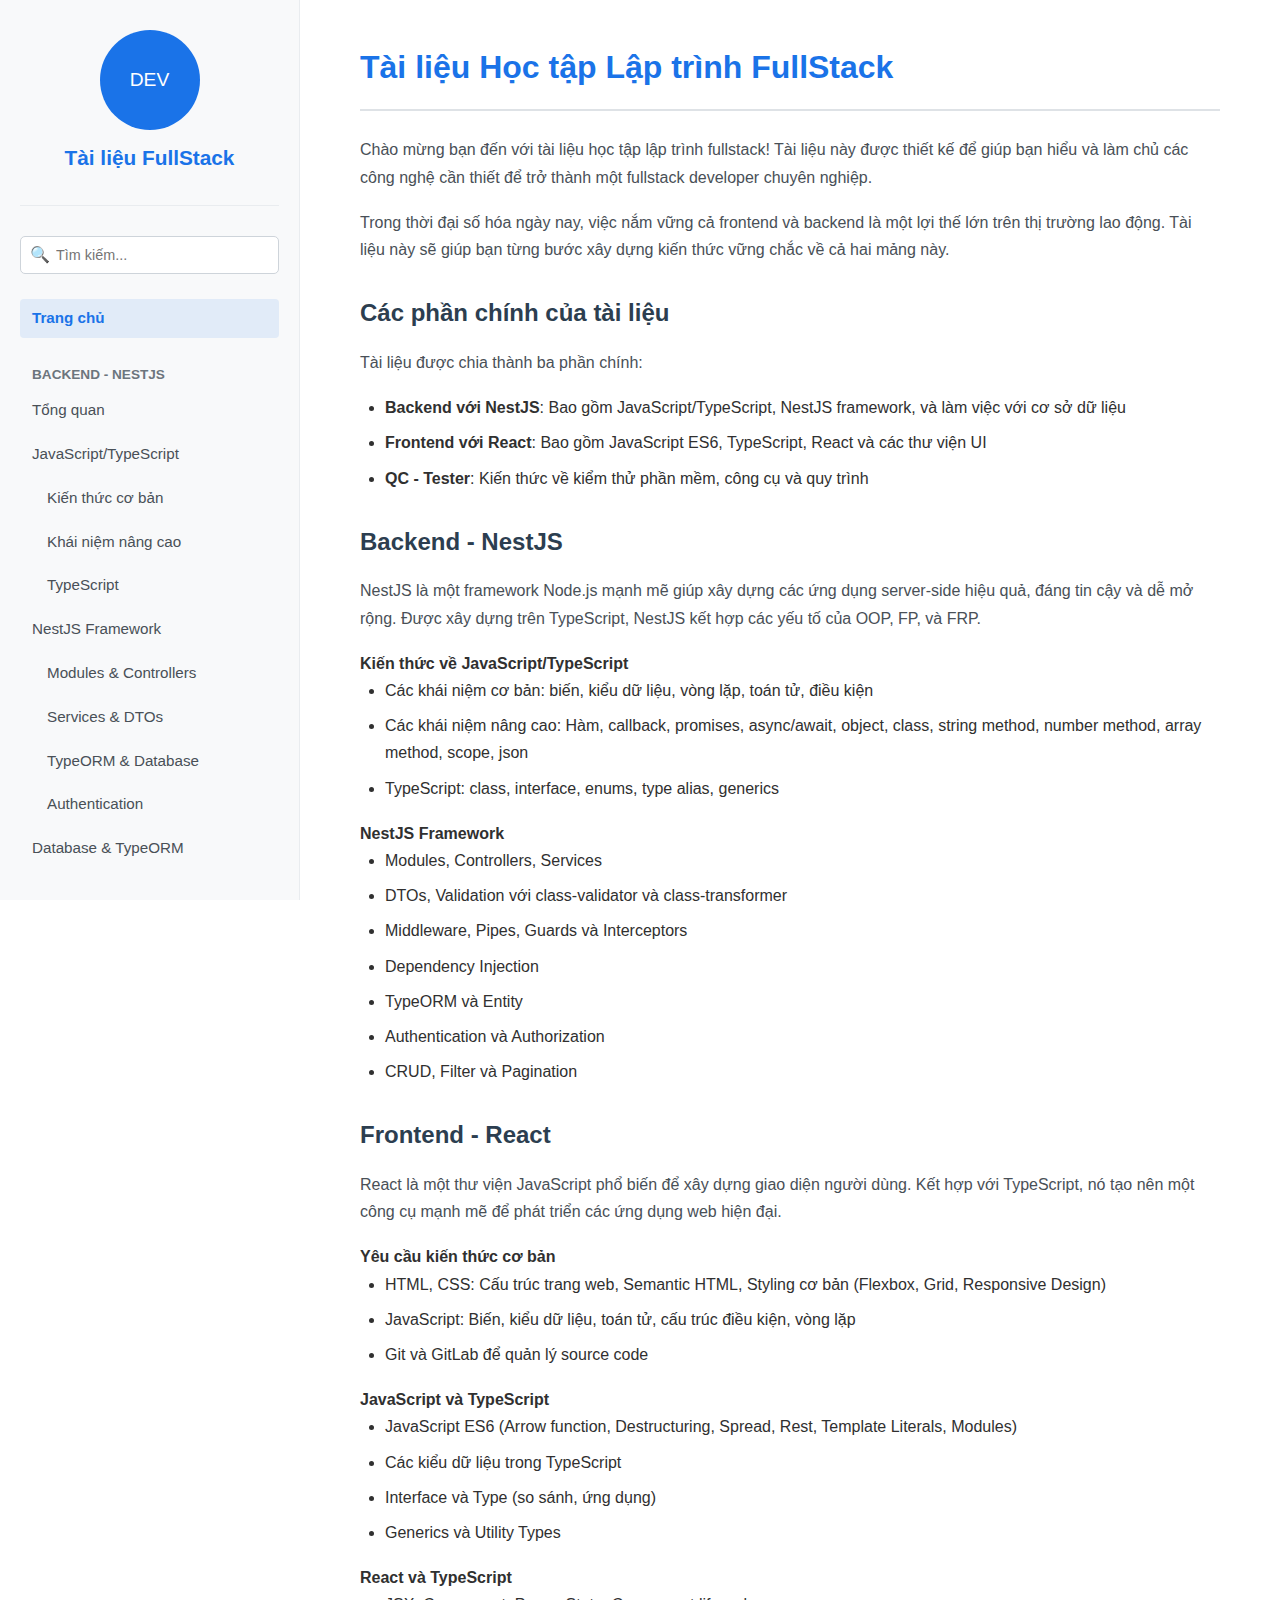
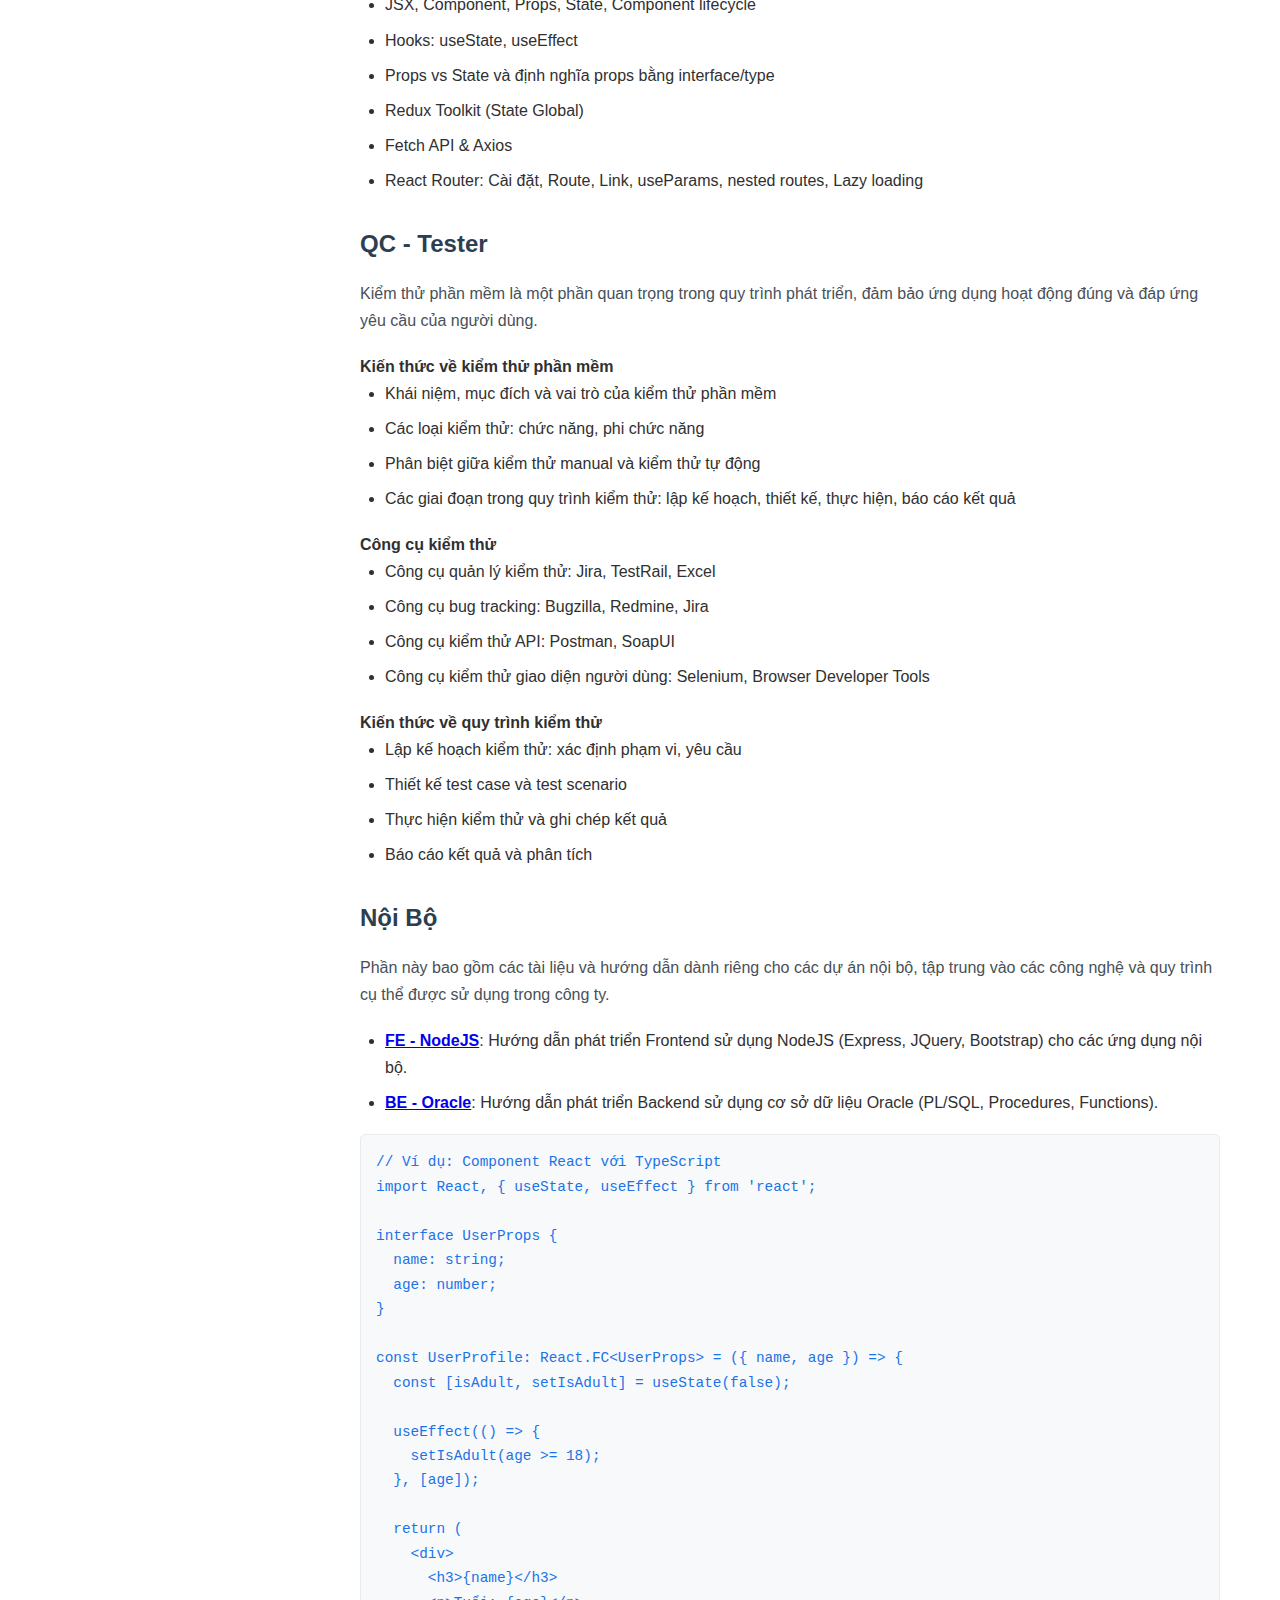
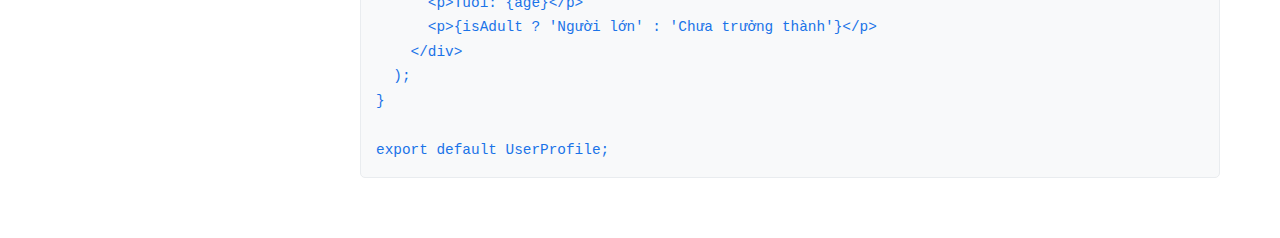
<file: index.html>
<!DOCTYPE html>
<html lang="vi">
<head>
    <meta charset="UTF-8">
    <meta name="viewport" content="width=device-width, initial-scale=1.0">
    <title>Tài liệu Học tập Lập trình - FullStack Developer</title>
    <link rel="stylesheet" href="css/style.css">
</head>
<body>
    <div class="container">
        <aside class="sidebar">
            <div class="sidebar-brand">
                <!-- Thay thế bằng thẻ img thật nếu có logo -->
                <div style="width:100px; height:100px; background:#1a73e8; color:#fff; margin: 0 auto 10px; display:flex; align-items:center; justify-content:center; font-size:1.2em; border-radius:50%;">DEV</div>
                <h1 class="sidebar-title">Tài liệu FullStack</h1>
            </div>
            <div class="search-box">
                <input type="text" placeholder="Tìm kiếm...">
            </div>
            <nav>
                <ul>
                    <!-- Mục cấp 1 không có tiêu đề nhóm -->
                    <li><a href="index.html" class="active">Trang chủ</a></li>

                    <!-- Nhóm Backend -->
                    <li class="nav-section-title">Backend - NestJS</li>
                    <li><a href="backend.html">Tổng quan</a></li>
                    <li>
                        <a href="backend.html#javascript-typescript">JavaScript/TypeScript</a>
                        <ul>
                            <li><a href="backend.html#kien-thuc-co-ban">Kiến thức cơ bản</a></li>
                            <li><a href="backend.html#khai-niem-nang-cao">Khái niệm nâng cao</a></li>
                            <li><a href="backend.html#typescript">TypeScript</a></li>
                        </ul>
                    </li>
                    <li>
                        <a href="backend.html#nestjs-framework">NestJS Framework</a>
                        <ul>
                            <li><a href="backend.html#modules-controllers">Modules & Controllers</a></li>
                            <li><a href="backend.html#services-dtos">Services & DTOs</a></li>
                            <li><a href="backend.html#typeorm-database">TypeORM & Database</a></li>
                            <li><a href="backend.html#authentication">Authentication</a></li>
                        </ul>
                    </li>
                    <li><a href="backend.html#database-typeorm">Database & TypeORM</a></li>

                    <!-- Nhóm Frontend -->
                    <li class="nav-section-title">Frontend - React</li>
                    <li><a href="frontend.html">Tổng quan</a></li>
                    <li>
                        <a href="frontend.html#javascript-typescript">JavaScript & TypeScript</a>
                        <ul>
                            <li><a href="frontend.html#es6-typescript">ES6 & TypeScript</a></li>
                            <li><a href="frontend.html#kieu-du-lieu-interface">Kiểu dữ liệu & Interface</a></li>
                        </ul>
                    </li>
                    <li>
                        <a href="frontend.html#react-typescript">React & TypeScript</a>
                        <ul>
                            <li><a href="frontend.html#components-props">Components & Props</a></li>
                            <li><a href="frontend.html#state-hooks">State & Hooks</a></li>
                            <li><a href="frontend.html#redux-toolkit">Redux Toolkit</a></li>
                        </ul>
                    </li>
                    <li><a href="frontend.html#ui-libraries-styling">UI Libraries & Styling</a></li>

                    <!-- Nhóm QC - Tester -->
                    <li class="nav-section-title">QC - Tester</li>
                    <li><a href="qc-tester.html">Tổng quan</a></li>
                    <li><a href="qc-tester.html#kien-thuc-ve-kiem-thu">Kiến thức về kiểm thử</a></li>
                    <li><a href="qc-tester.html#cong-cu-kiem-thu">Công cụ kiểm thử</a></li>
                    <li><a href="qc-tester.html#quy-trinh-kiem-thu">Quy trình kiểm thử</a></li>

                    <!-- Nhóm Nội Bộ -->
                    <li class="nav-section-title">Nội Bộ</li>
                    <li><a href="noi-bo-fe-nodejs.html">FE - NodeJS</a></li>
                    <li><a href="noi-bo-be-oracle.html">BE - Oracle</a></li>

                    <!-- Nhóm Video Hướng Dẫn -->
                    <li class="nav-section-title">Video Hướng Dẫn</li>
                    <li><a href="video-huong-dan.html">Javascript & Frameworks</a></li>
                </ul>
            </nav>
        </aside>
        <main class="content">
            <article>
                <h2>Tài liệu Học tập Lập trình FullStack</h2>

                <p>Chào mừng bạn đến với tài liệu học tập lập trình fullstack! Tài liệu này được thiết kế để giúp bạn hiểu và làm chủ các công nghệ cần thiết để trở thành một fullstack developer chuyên nghiệp.</p>

                <p>Trong thời đại số hóa ngày nay, việc nắm vững cả frontend và backend là một lợi thế lớn trên thị trường lao động. Tài liệu này sẽ giúp bạn từng bước xây dựng kiến thức vững chắc về cả hai mảng này.</p>

                <h3>Các phần chính của tài liệu</h3>
                <p>Tài liệu được chia thành ba phần chính:</p>
                <ul>
                    <li><strong>Backend với NestJS</strong>: Bao gồm JavaScript/TypeScript, NestJS framework, và làm việc với cơ sở dữ liệu</li>
                    <li><strong>Frontend với React</strong>: Bao gồm JavaScript ES6, TypeScript, React và các thư viện UI</li>
                    <li><strong>QC - Tester</strong>: Kiến thức về kiểm thử phần mềm, công cụ và quy trình</li>
                </ul>

                <h3>Backend - NestJS</h3>
                <p>NestJS là một framework Node.js mạnh mẽ giúp xây dựng các ứng dụng server-side hiệu quả, đáng tin cậy và dễ mở rộng. Được xây dựng trên TypeScript, NestJS kết hợp các yếu tố của OOP, FP, và FRP.</p>

                <h4>Kiến thức về JavaScript/TypeScript</h4>
                <ul>
                    <li>Các khái niệm cơ bản: biến, kiểu dữ liệu, vòng lặp, toán tử, điều kiện</li>
                    <li>Các khái niệm nâng cao: Hàm, callback, promises, async/await, object, class, string method, number method, array method, scope, json</li>
                    <li>TypeScript: class, interface, enums, type alias, generics</li>
                </ul>

                <h4>NestJS Framework</h4>
                <ul>
                    <li>Modules, Controllers, Services</li>
                    <li>DTOs, Validation với class-validator và class-transformer</li>
                    <li>Middleware, Pipes, Guards và Interceptors</li>
                    <li>Dependency Injection</li>
                    <li>TypeORM và Entity</li>
                    <li>Authentication và Authorization</li>
                    <li>CRUD, Filter và Pagination</li>
                </ul>

                <h3>Frontend - React</h3>
                <p>React là một thư viện JavaScript phổ biến để xây dựng giao diện người dùng. Kết hợp với TypeScript, nó tạo nên một công cụ mạnh mẽ để phát triển các ứng dụng web hiện đại.</p>

                <h4>Yêu cầu kiến thức cơ bản</h4>
                <ul>
                    <li>HTML, CSS: Cấu trúc trang web, Semantic HTML, Styling cơ bản (Flexbox, Grid, Responsive Design)</li>
                    <li>JavaScript: Biến, kiểu dữ liệu, toán tử, cấu trúc điều kiện, vòng lặp</li>
                    <li>Git và GitLab để quản lý source code</li>
                </ul>

                <h4>JavaScript và TypeScript</h4>
                <ul>
                    <li>JavaScript ES6 (Arrow function, Destructuring, Spread, Rest, Template Literals, Modules)</li>
                    <li>Các kiểu dữ liệu trong TypeScript</li>
                    <li>Interface và Type (so sánh, ứng dụng)</li>
                    <li>Generics và Utility Types</li>
                </ul>

                <h4>React và TypeScript</h4>
                <ul>
                    <li>JSX, Component, Props, State, Component lifecycle</li>
                    <li>Hooks: useState, useEffect</li>
                    <li>Props vs State và định nghĩa props bằng interface/type</li>
                    <li>Redux Toolkit (State Global)</li>
                    <li>Fetch API & Axios</li>
                    <li>React Router: Cài đặt, Route, Link, useParams, nested routes, Lazy loading</li>
                </ul>

                <h3>QC - Tester</h3>
                <p>Kiểm thử phần mềm là một phần quan trọng trong quy trình phát triển, đảm bảo ứng dụng hoạt động đúng và đáp ứng yêu cầu của người dùng.</p>

                <h4>Kiến thức về kiểm thử phần mềm</h4>
                <ul>
                    <li>Khái niệm, mục đích và vai trò của kiểm thử phần mềm</li>
                    <li>Các loại kiểm thử: chức năng, phi chức năng</li>
                    <li>Phân biệt giữa kiểm thử manual và kiểm thử tự động</li>
                    <li>Các giai đoạn trong quy trình kiểm thử: lập kế hoạch, thiết kế, thực hiện, báo cáo kết quả</li>
                </ul>

                <h4>Công cụ kiểm thử</h4>
                <ul>
                    <li>Công cụ quản lý kiểm thử: Jira, TestRail, Excel</li>
                    <li>Công cụ bug tracking: Bugzilla, Redmine, Jira</li>
                    <li>Công cụ kiểm thử API: Postman, SoapUI</li>
                    <li>Công cụ kiểm thử giao diện người dùng: Selenium, Browser Developer Tools</li>
                </ul>

                <h4>Kiến thức về quy trình kiểm thử</h4>
                <ul>
                    <li>Lập kế hoạch kiểm thử: xác định phạm vi, yêu cầu</li>
                    <li>Thiết kế test case và test scenario</li>
                    <li>Thực hiện kiểm thử và ghi chép kết quả</li>
                    <li>Báo cáo kết quả và phân tích</li>
                </ul>

                <h3>Nội Bộ</h3>
                <p>Phần này bao gồm các tài liệu và hướng dẫn dành riêng cho các dự án nội bộ, tập trung vào các công nghệ và quy trình cụ thể được sử dụng trong công ty.</p>
                <ul>
                    <li><strong><a href="noi-bo-fe-nodejs.html">FE - NodeJS</a></strong>: Hướng dẫn phát triển Frontend sử dụng NodeJS (Express, JQuery, Bootstrap) cho các ứng dụng nội bộ.</li>
                    <li><strong><a href="noi-bo-be-oracle.html">BE - Oracle</a></strong>: Hướng dẫn phát triển Backend sử dụng cơ sở dữ liệu Oracle (PL/SQL, Procedures, Functions).</li>
                </ul>

                <pre><code>// Ví dụ: Component React với TypeScript
import React, { useState, useEffect } from 'react';

interface UserProps {
  name: string;
  age: number;
}

const UserProfile: React.FC&lt;UserProps&gt; = ({ name, age }) => {
  const [isAdult, setIsAdult] = useState(false);

  useEffect(() => {
    setIsAdult(age >= 18);
  }, [age]);

  return (
    &lt;div&gt;
      &lt;h3&gt;{name}&lt;/h3&gt;
      &lt;p&gt;Tuổi: {age}&lt;/p&gt;
      &lt;p&gt;{isAdult ? 'Người lớn' : 'Chưa trưởng thành'}&lt;/p&gt;
    &lt;/div&gt;
  );
}

export default UserProfile;</code></pre>
            </article>
        </main>
    </div>
    <script src="js/main.js"></script>
</body>
</html>
</file>
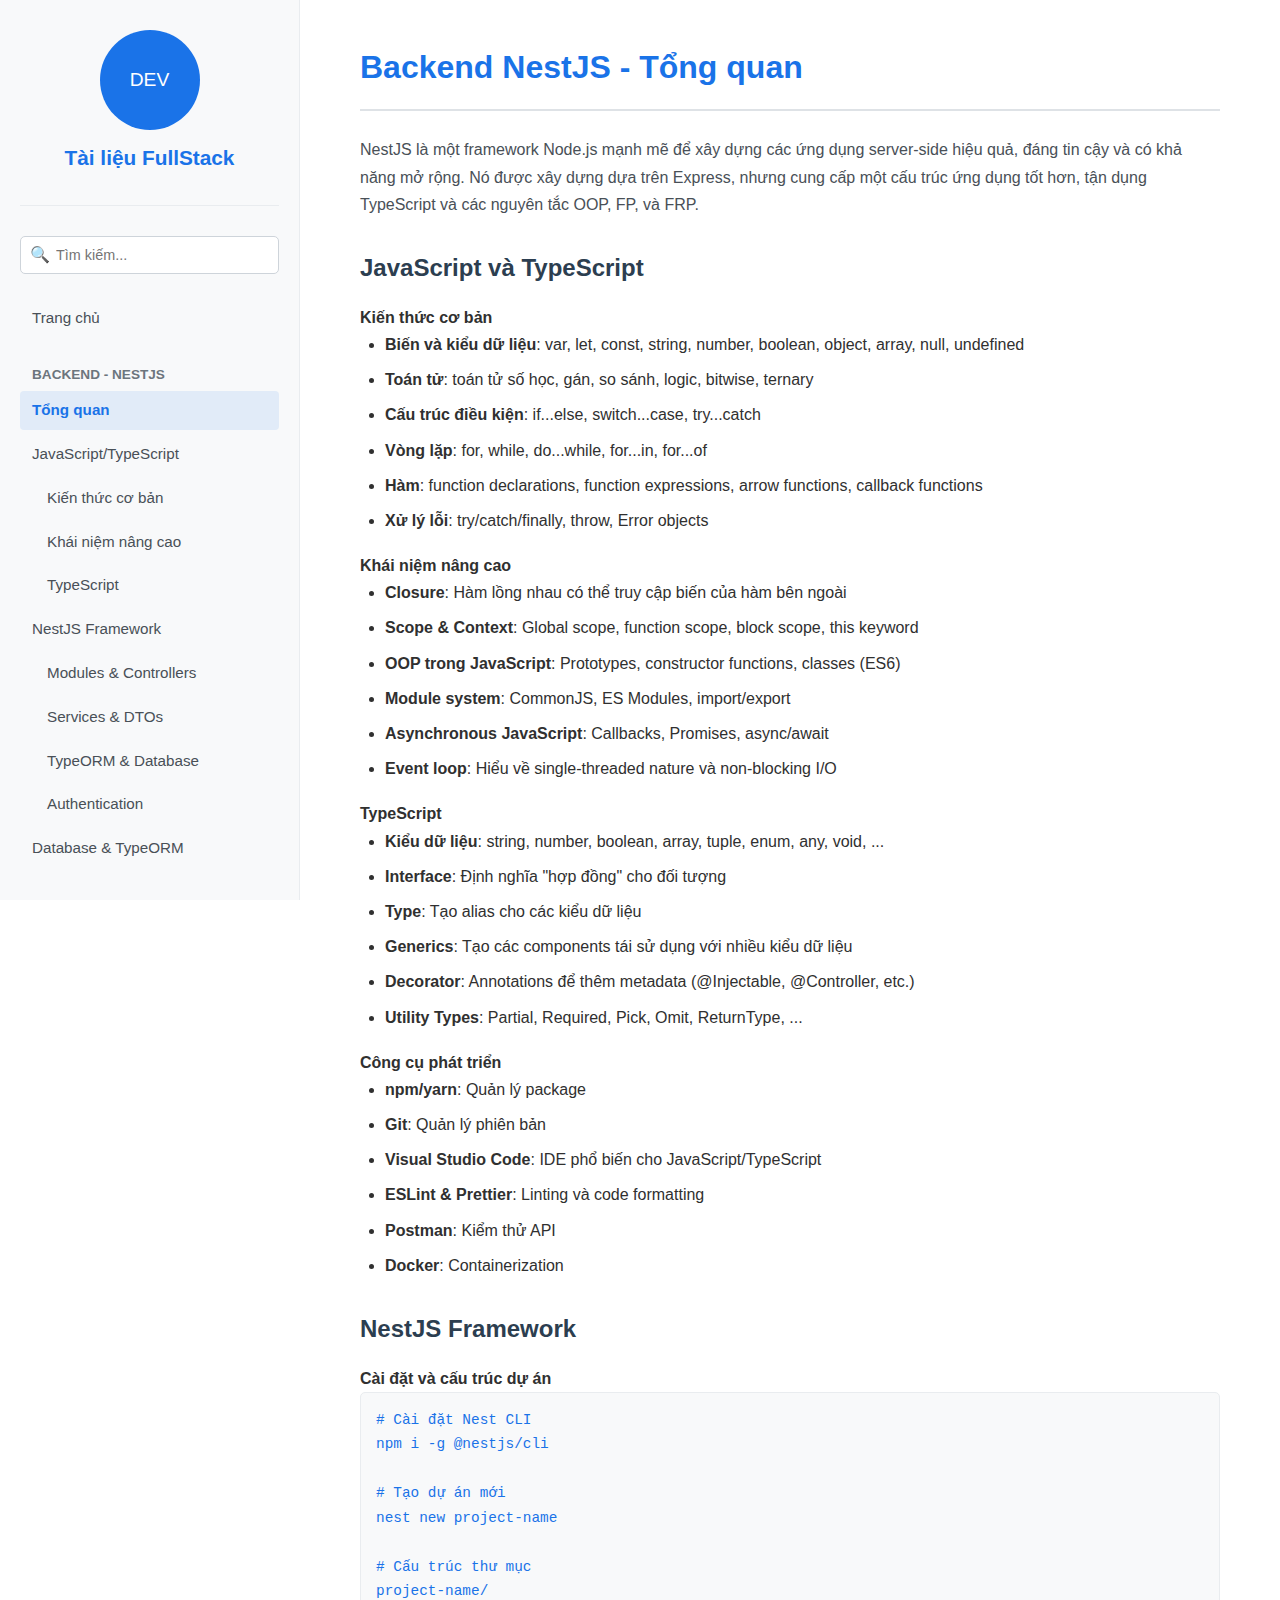
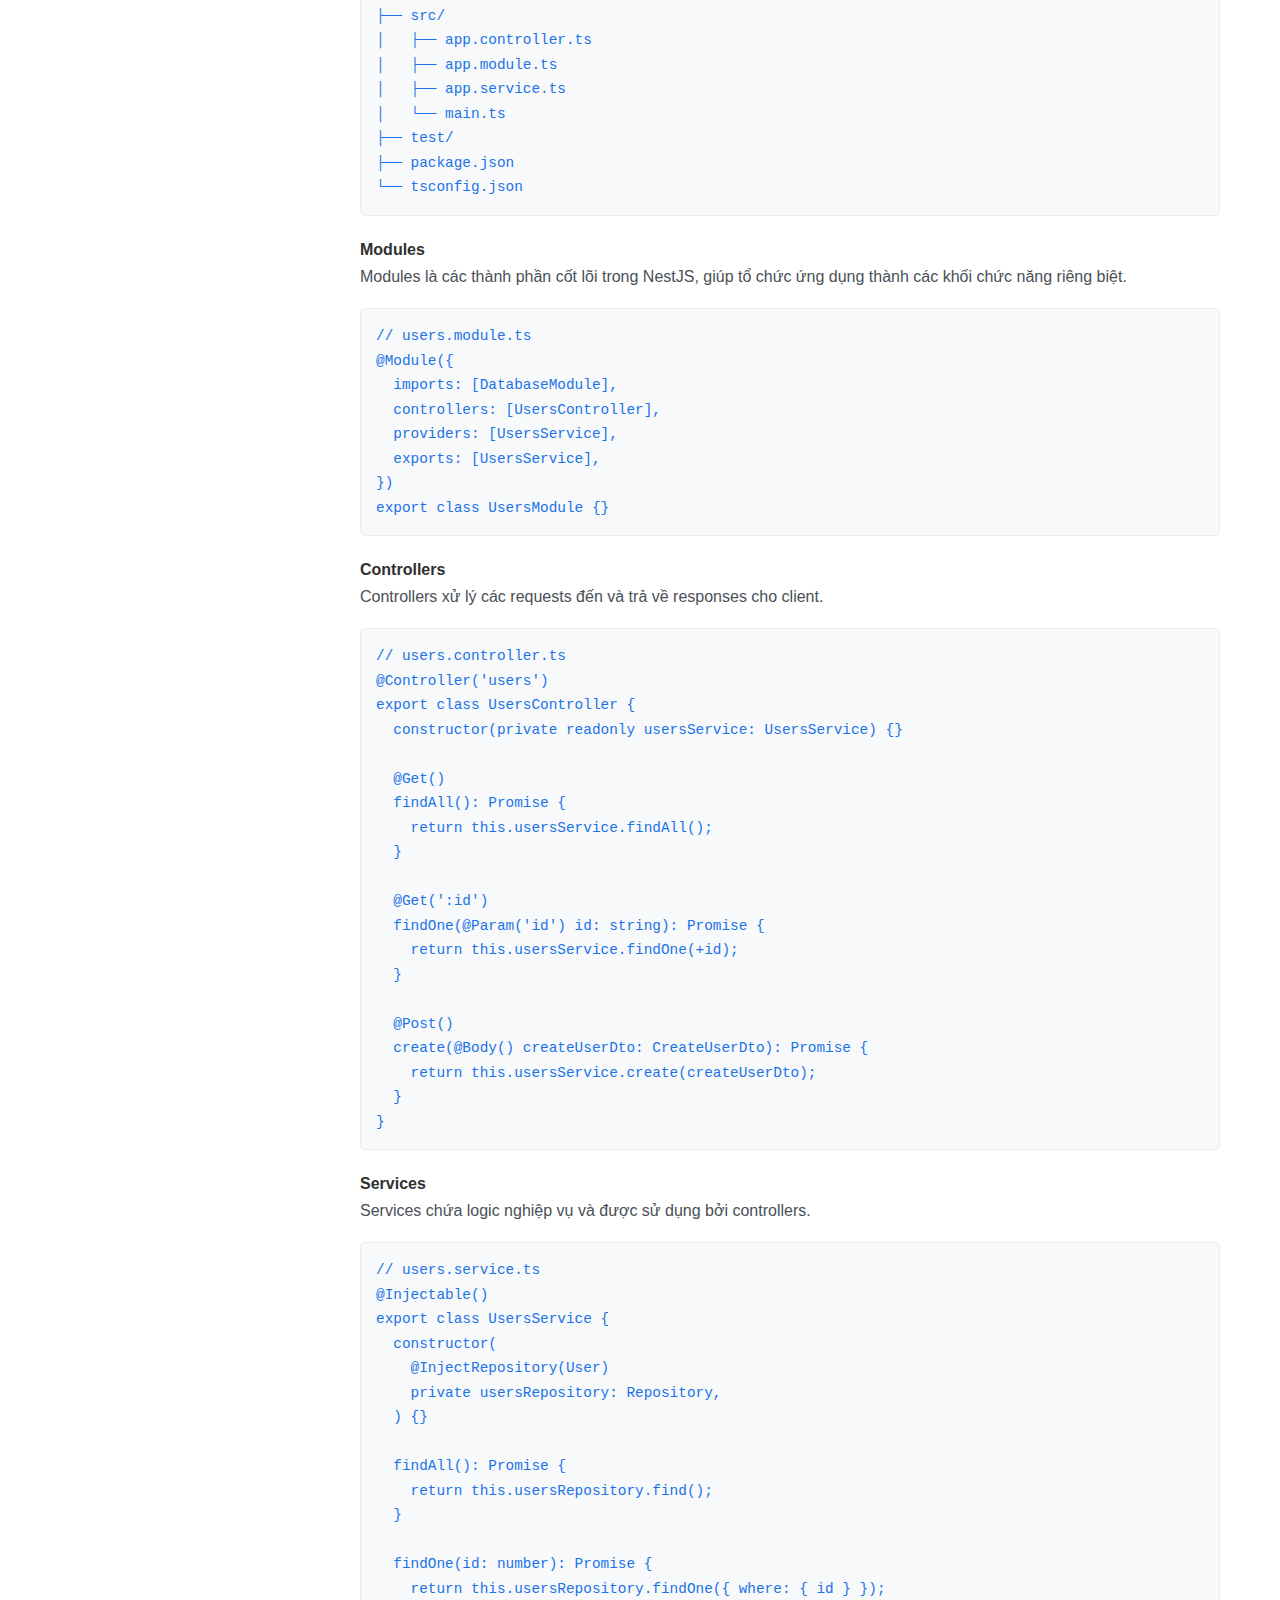
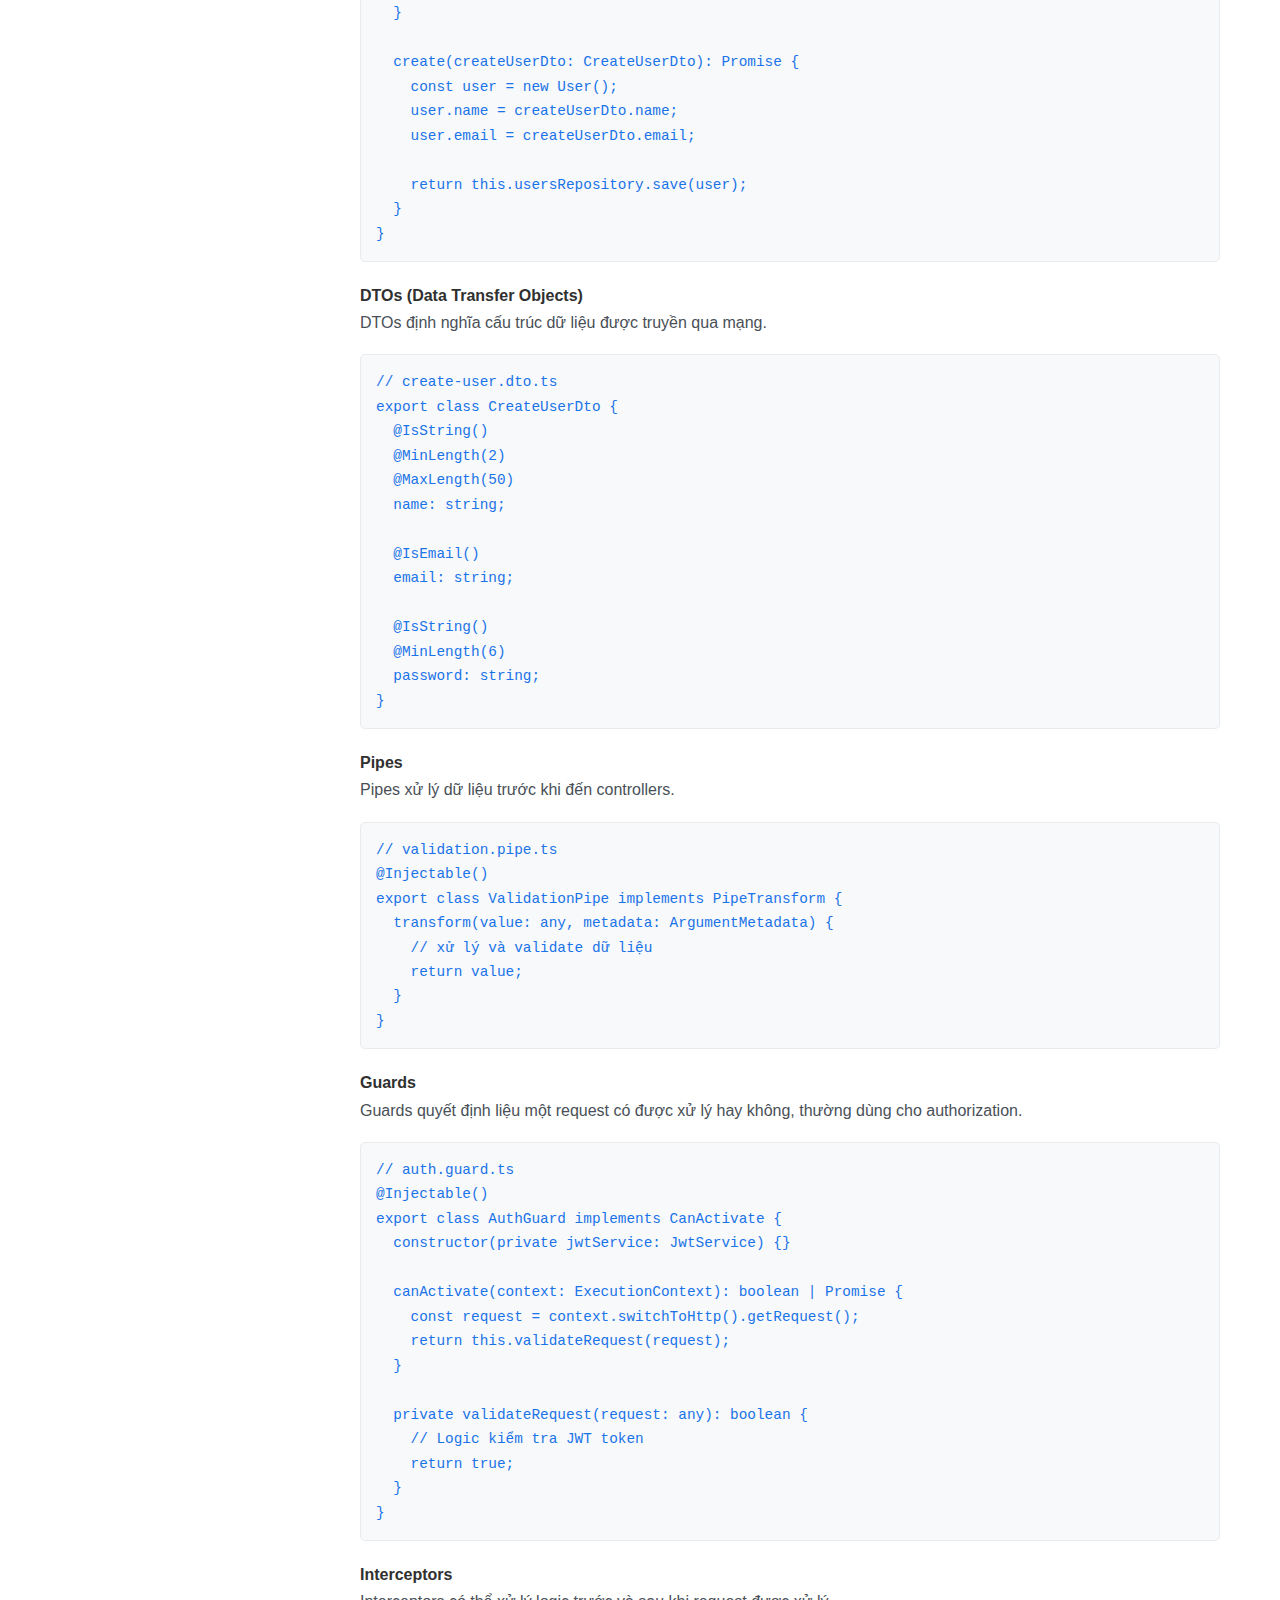
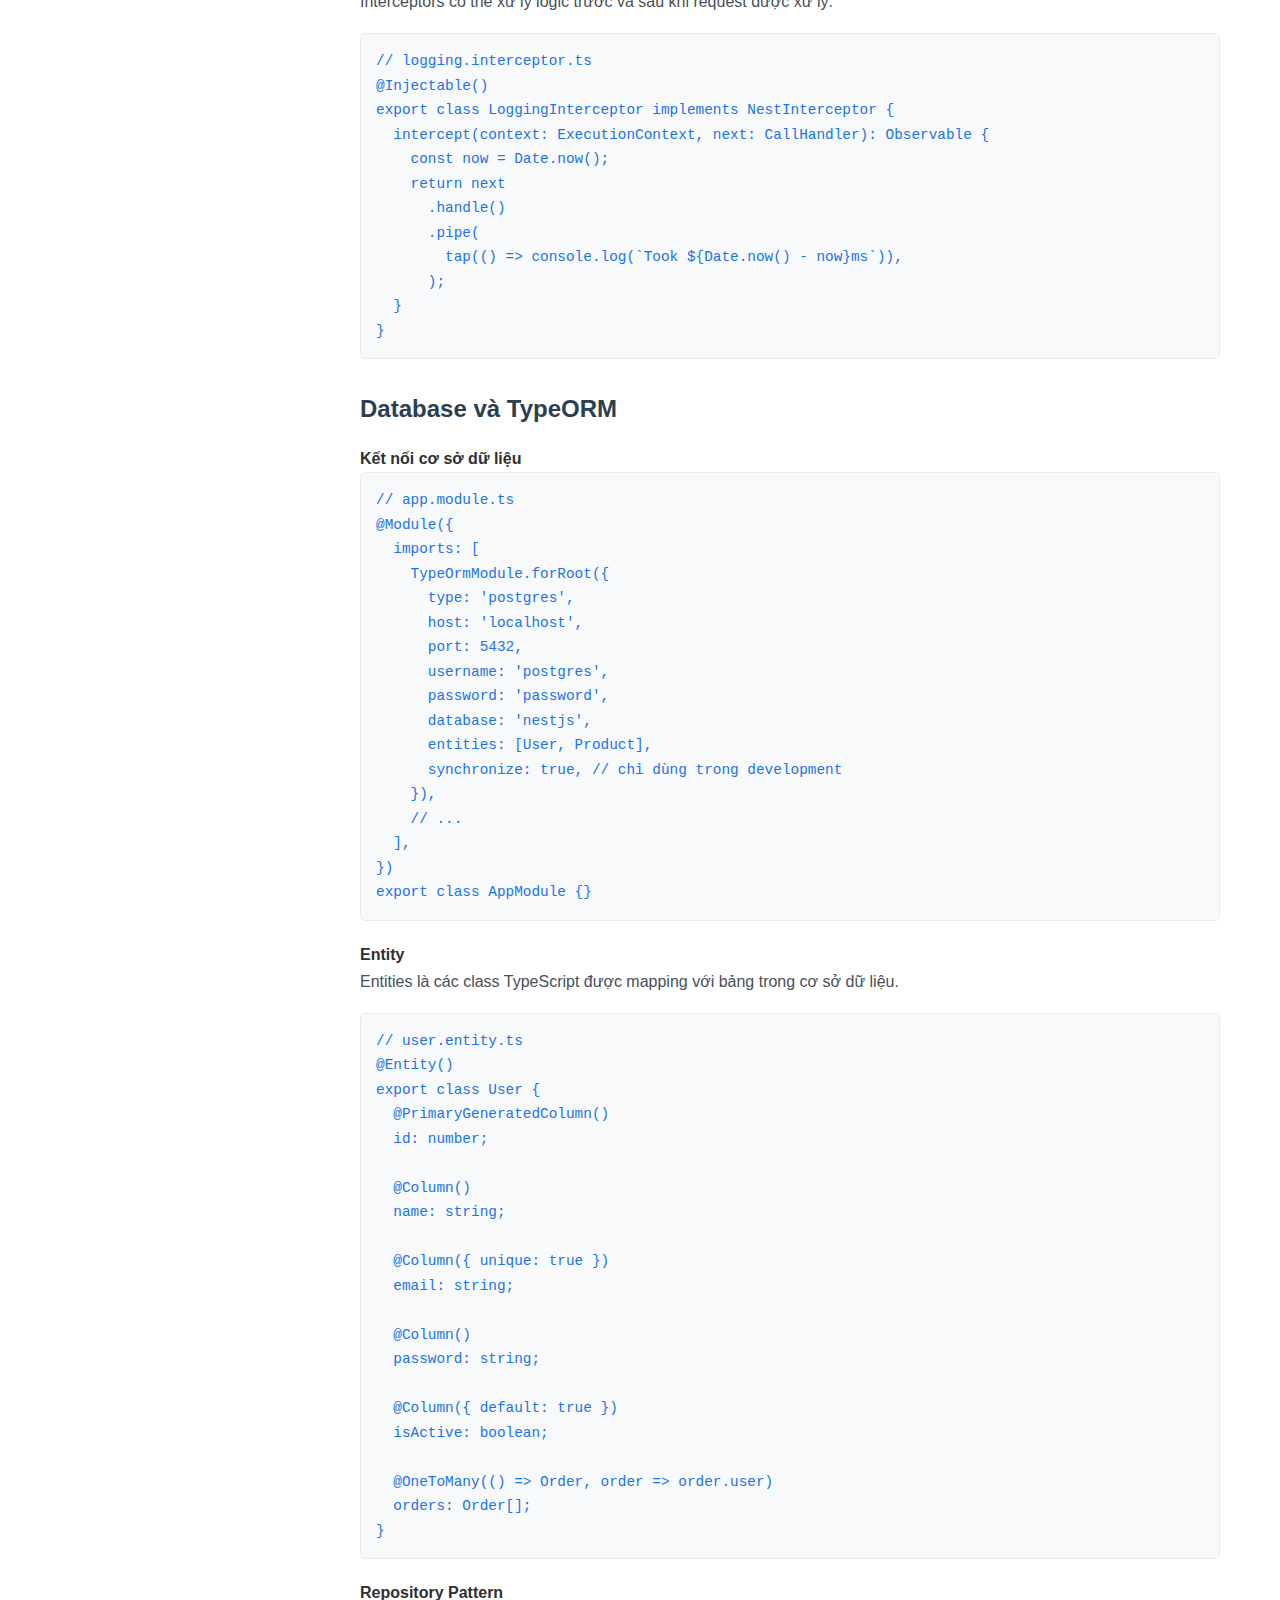
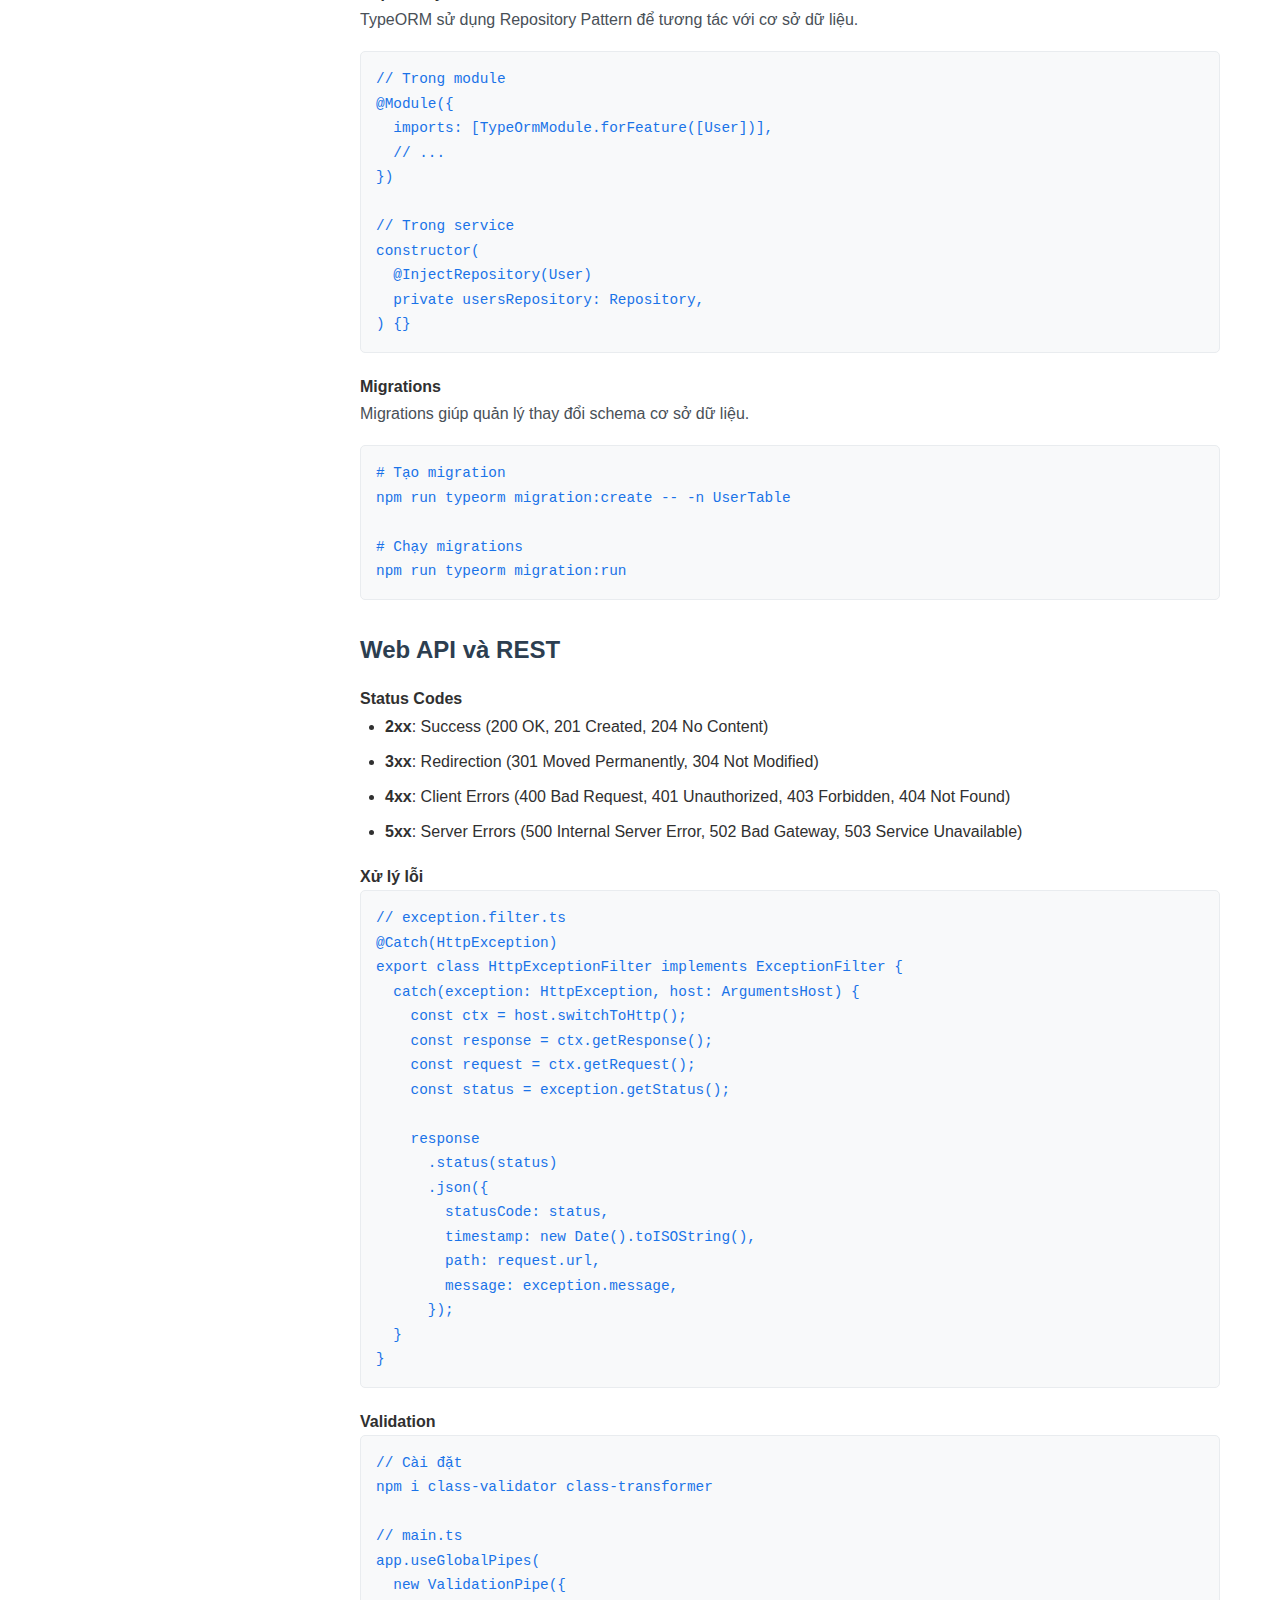
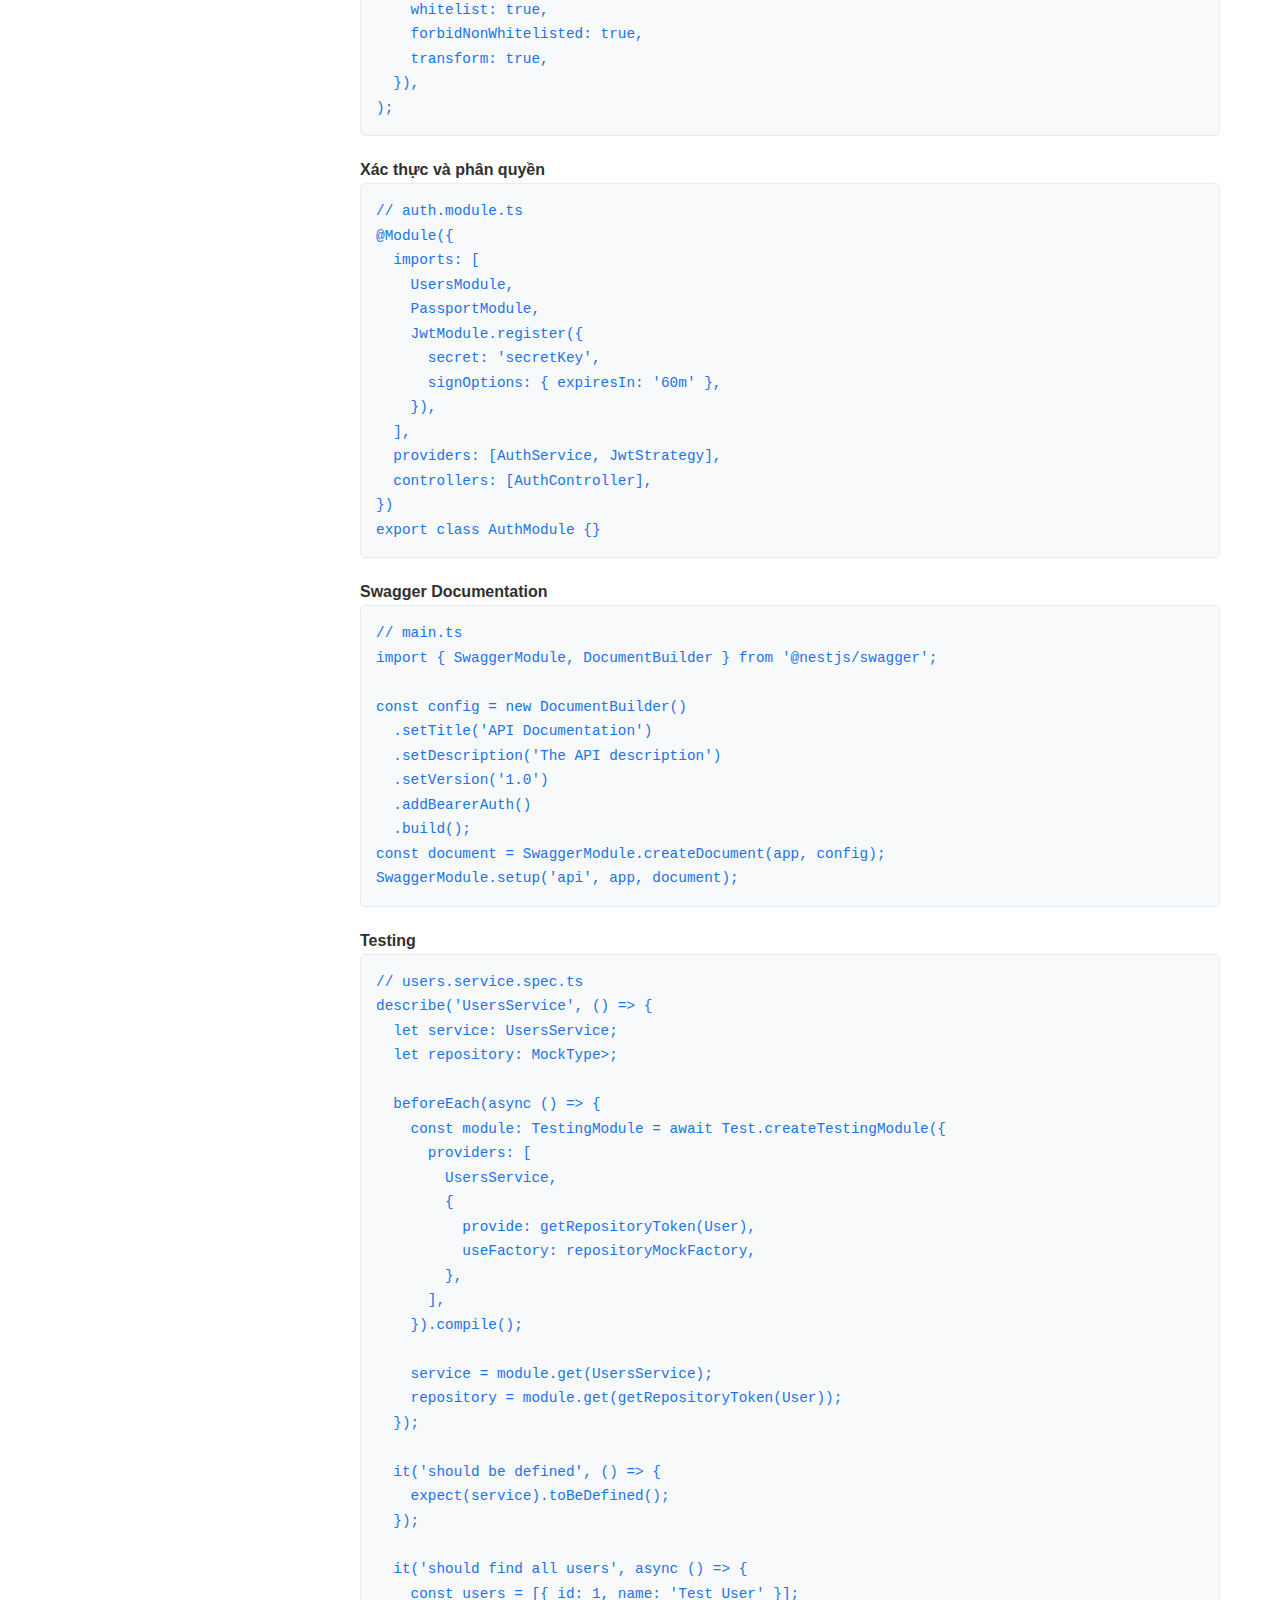
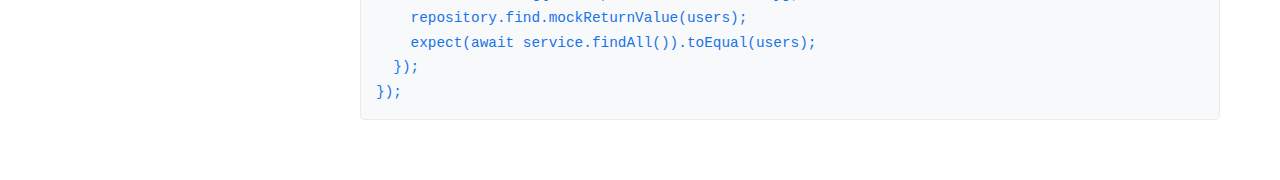
<file: backend.html>
<!DOCTYPE html>
<html lang="vi">
<head>
    <meta charset="UTF-8">
    <meta name="viewport" content="width=device-width, initial-scale=1.0">
    <title>Backend NestJS - Tài liệu FullStack</title>
    <link rel="stylesheet" href="css/style.css">
</head>
<body>
    <div class="container">
        <aside class="sidebar">
            <div class="sidebar-brand">
                <!-- Thay thế bằng thẻ img thật nếu có logo -->
                <div style="width:100px; height:100px; background:#1a73e8; color:#fff; margin: 0 auto 10px; display:flex; align-items:center; justify-content:center; font-size:1.2em; border-radius:50%;">DEV</div>
                <h1 class="sidebar-title">Tài liệu FullStack</h1>
            </div>
            <div class="search-box">
                <input type="text" placeholder="Tìm kiếm...">
            </div>
            <nav>
                <ul>
                    <!-- Mục cấp 1 không có tiêu đề nhóm -->
                    <li><a href="index.html">Trang chủ</a></li>

                    <!-- Nhóm Backend -->
                    <li class="nav-section-title">Backend - NestJS</li>
                    <li><a href="backend.html" class="active">Tổng quan</a></li>
                    <li>
                        <a href="backend.html#javascript-typescript">JavaScript/TypeScript</a>
                        <ul>
                            <li><a href="backend.html#kien-thuc-co-ban">Kiến thức cơ bản</a></li>
                            <li><a href="backend.html#khai-niem-nang-cao">Khái niệm nâng cao</a></li>
                            <li><a href="backend.html#typescript">TypeScript</a></li>
                        </ul>
                    </li>
                    <li>
                        <a href="backend.html#nestjs-framework">NestJS Framework</a>
                        <ul>
                            <li><a href="backend.html#modules-controllers">Modules & Controllers</a></li>
                            <li><a href="backend.html#services-dtos">Services & DTOs</a></li>
                            <li><a href="backend.html#typeorm-database">TypeORM & Database</a></li>
                            <li><a href="backend.html#authentication">Authentication</a></li>
                        </ul>
                    </li>
                    <li><a href="backend.html#database-typeorm">Database & TypeORM</a></li>

                    <!-- Nhóm Frontend -->
                    <li class="nav-section-title">Frontend - React</li>
                    <li><a href="frontend.html">Tổng quan</a></li>
                    <li>
                        <a href="frontend.html#javascript-typescript">JavaScript & TypeScript</a>
                        <ul>
                            <li><a href="frontend.html#es6-typescript">ES6 & TypeScript</a></li>
                            <li><a href="frontend.html#kieu-du-lieu-interface">Kiểu dữ liệu & Interface</a></li>
                        </ul>
                    </li>
                    <li>
                        <a href="frontend.html#react-typescript">React & TypeScript</a>
                        <ul>
                            <li><a href="frontend.html#components-props">Components & Props</a></li>
                            <li><a href="frontend.html#state-hooks">State & Hooks</a></li>
                            <li><a href="frontend.html#redux-toolkit">Redux Toolkit</a></li>
                        </ul>
                    </li>
                    <li><a href="frontend.html#ui-libraries-styling">UI Libraries & Styling</a></li>

                    <!-- Nhóm QC - Tester -->
                    <li class="nav-section-title">QC - Tester</li>
                    <li><a href="qc-tester.html">Tổng quan</a></li>
                    <li><a href="qc-tester.html#kien-thuc-ve-kiem-thu">Kiến thức về kiểm thử</a></li>
                    <li><a href="qc-tester.html#cong-cu-kiem-thu">Công cụ kiểm thử</a></li>
                    <li><a href="qc-tester.html#quy-trinh-kiem-thu">Quy trình kiểm thử</a></li>
                    <!-- Nhóm Nội Bộ -->
                    <li class="nav-section-title">Nội Bộ</li>
                    <li><a href="noi-bo-fe-nodejs.html">FE - NodeJS</a></li>
                    <li><a href="noi-bo-be-oracle.html">BE - Oracle</a></li>

                    <!-- Nhóm Video Hướng Dẫn -->
                    <li class="nav-section-title">Video Hướng Dẫn</li>
                    <li><a href="video-huong-dan.html">Javascript & Frameworks</a></li>
                </ul>
            </nav>
        </aside>
        <main class="content">
            <article>
                <h2>Backend NestJS - Tổng quan</h2>

                <p>NestJS là một framework Node.js mạnh mẽ để xây dựng các ứng dụng server-side hiệu quả, đáng tin cậy và có khả năng mở rộng. Nó được xây dựng dựa trên Express, nhưng cung cấp một cấu trúc ứng dụng tốt hơn, tận dụng TypeScript và các nguyên tắc OOP, FP, và FRP.</p>

                <h3 id="javascript-typescript">JavaScript và TypeScript</h3>

                <h4 id="kien-thuc-co-ban">Kiến thức cơ bản</h4>
                <ul>
                    <li><strong>Biến và kiểu dữ liệu</strong>: var, let, const, string, number, boolean, object, array, null, undefined</li>
                    <li><strong>Toán tử</strong>: toán tử số học, gán, so sánh, logic, bitwise, ternary</li>
                    <li><strong>Cấu trúc điều kiện</strong>: if...else, switch...case, try...catch</li>
                    <li><strong>Vòng lặp</strong>: for, while, do...while, for...in, for...of</li>
                    <li><strong>Hàm</strong>: function declarations, function expressions, arrow functions, callback functions</li>
                    <li><strong>Xử lý lỗi</strong>: try/catch/finally, throw, Error objects</li>
                </ul>

                <h4 id="khai-niem-nang-cao">Khái niệm nâng cao</h4>
                <ul>
                    <li><strong>Closure</strong>: Hàm lồng nhau có thể truy cập biến của hàm bên ngoài</li>
                    <li><strong>Scope & Context</strong>: Global scope, function scope, block scope, this keyword</li>
                    <li><strong>OOP trong JavaScript</strong>: Prototypes, constructor functions, classes (ES6)</li>
                    <li><strong>Module system</strong>: CommonJS, ES Modules, import/export</li>
                    <li><strong>Asynchronous JavaScript</strong>: Callbacks, Promises, async/await</li>
                    <li><strong>Event loop</strong>: Hiểu về single-threaded nature và non-blocking I/O</li>
                </ul>

                <h4 id="typescript">TypeScript</h4>
                <ul>
                    <li><strong>Kiểu dữ liệu</strong>: string, number, boolean, array, tuple, enum, any, void, ...</li>
                    <li><strong>Interface</strong>: Định nghĩa "hợp đồng" cho đối tượng</li>
                    <li><strong>Type</strong>: Tạo alias cho các kiểu dữ liệu</li>
                    <li><strong>Generics</strong>: Tạo các components tái sử dụng với nhiều kiểu dữ liệu</li>
                    <li><strong>Decorator</strong>: Annotations để thêm metadata (@Injectable, @Controller, etc.)</li>
                    <li><strong>Utility Types</strong>: Partial, Required, Pick, Omit, ReturnType, ...</li>
                </ul>

                <h4>Công cụ phát triển</h4>
                <ul>
                    <li><strong>npm/yarn</strong>: Quản lý package</li>
                    <li><strong>Git</strong>: Quản lý phiên bản</li>
                    <li><strong>Visual Studio Code</strong>: IDE phổ biến cho JavaScript/TypeScript</li>
                    <li><strong>ESLint & Prettier</strong>: Linting và code formatting</li>
                    <li><strong>Postman</strong>: Kiểm thử API</li>
                    <li><strong>Docker</strong>: Containerization</li>
                </ul>

                <h3 id="nestjs-framework">NestJS Framework</h3>

                <h4>Cài đặt và cấu trúc dự án</h4>
                <pre><code># Cài đặt Nest CLI
npm i -g @nestjs/cli

# Tạo dự án mới
nest new project-name

# Cấu trúc thư mục
project-name/
├── src/
│   ├── app.controller.ts
│   ├── app.module.ts
│   ├── app.service.ts
│   └── main.ts
├── test/
├── package.json
└── tsconfig.json</code></pre>

                <h4 id="modules-controllers">Modules</h4>
                <p>Modules là các thành phần cốt lõi trong NestJS, giúp tổ chức ứng dụng thành các khối chức năng riêng biệt.</p>

                <pre><code>// users.module.ts
@Module({
  imports: [DatabaseModule],
  controllers: [UsersController],
  providers: [UsersService],
  exports: [UsersService],
})
export class UsersModule {}</code></pre>

                <h4>Controllers</h4>
                <p>Controllers xử lý các requests đến và trả về responses cho client.</p>

                <pre><code>// users.controller.ts
@Controller('users')
export class UsersController {
  constructor(private readonly usersService: UsersService) {}

  @Get()
  findAll(): Promise<User[]> {
    return this.usersService.findAll();
  }

  @Get(':id')
  findOne(@Param('id') id: string): Promise<User> {
    return this.usersService.findOne(+id);
  }

  @Post()
  create(@Body() createUserDto: CreateUserDto): Promise<User> {
    return this.usersService.create(createUserDto);
  }
}</code></pre>

                <h4 id="services-dtos">Services</h4>
                <p>Services chứa logic nghiệp vụ và được sử dụng bởi controllers.</p>

                <pre><code>// users.service.ts
@Injectable()
export class UsersService {
  constructor(
    @InjectRepository(User)
    private usersRepository: Repository<User>,
  ) {}

  findAll(): Promise<User[]> {
    return this.usersRepository.find();
  }

  findOne(id: number): Promise<User> {
    return this.usersRepository.findOne({ where: { id } });
  }

  create(createUserDto: CreateUserDto): Promise<User> {
    const user = new User();
    user.name = createUserDto.name;
    user.email = createUserDto.email;

    return this.usersRepository.save(user);
  }
}</code></pre>

                <h4>DTOs (Data Transfer Objects)</h4>
                <p>DTOs định nghĩa cấu trúc dữ liệu được truyền qua mạng.</p>

                <pre><code>// create-user.dto.ts
export class CreateUserDto {
  @IsString()
  @MinLength(2)
  @MaxLength(50)
  name: string;

  @IsEmail()
  email: string;

  @IsString()
  @MinLength(6)
  password: string;
}</code></pre>

                <h4>Pipes</h4>
                <p>Pipes xử lý dữ liệu trước khi đến controllers.</p>

                <pre><code>// validation.pipe.ts
@Injectable()
export class ValidationPipe implements PipeTransform {
  transform(value: any, metadata: ArgumentMetadata) {
    // xử lý và validate dữ liệu
    return value;
  }
}</code></pre>

                <h4>Guards</h4>
                <p>Guards quyết định liệu một request có được xử lý hay không, thường dùng cho authorization.</p>

                <pre><code>// auth.guard.ts
@Injectable()
export class AuthGuard implements CanActivate {
  constructor(private jwtService: JwtService) {}

  canActivate(context: ExecutionContext): boolean | Promise<boolean> {
    const request = context.switchToHttp().getRequest();
    return this.validateRequest(request);
  }

  private validateRequest(request: any): boolean {
    // Logic kiểm tra JWT token
    return true;
  }
}</code></pre>

                <h4>Interceptors</h4>
                <p>Interceptors có thể xử lý logic trước và sau khi request được xử lý.</p>

                <pre><code>// logging.interceptor.ts
@Injectable()
export class LoggingInterceptor implements NestInterceptor {
  intercept(context: ExecutionContext, next: CallHandler): Observable<any> {
    const now = Date.now();
    return next
      .handle()
      .pipe(
        tap(() => console.log(`Took ${Date.now() - now}ms`)),
      );
  }
}</code></pre>

                <h3 id="database-typeorm">Database và TypeORM</h3>

                <h4 id="typeorm-database">Kết nối cơ sở dữ liệu</h4>
                <pre><code>// app.module.ts
@Module({
  imports: [
    TypeOrmModule.forRoot({
      type: 'postgres',
      host: 'localhost',
      port: 5432,
      username: 'postgres',
      password: 'password',
      database: 'nestjs',
      entities: [User, Product],
      synchronize: true, // chỉ dùng trong development
    }),
    // ...
  ],
})
export class AppModule {}</code></pre>

                <h4>Entity</h4>
                <p>Entities là các class TypeScript được mapping với bảng trong cơ sở dữ liệu.</p>

                <pre><code>// user.entity.ts
@Entity()
export class User {
  @PrimaryGeneratedColumn()
  id: number;

  @Column()
  name: string;

  @Column({ unique: true })
  email: string;

  @Column()
  password: string;

  @Column({ default: true })
  isActive: boolean;

  @OneToMany(() => Order, order => order.user)
  orders: Order[];
}</code></pre>

                <h4>Repository Pattern</h4>
                <p>TypeORM sử dụng Repository Pattern để tương tác với cơ sở dữ liệu.</p>

                <pre><code>// Trong module
@Module({
  imports: [TypeOrmModule.forFeature([User])],
  // ...
})

// Trong service
constructor(
  @InjectRepository(User)
  private usersRepository: Repository<User>,
) {}</code></pre>

                <h4>Migrations</h4>
                <p>Migrations giúp quản lý thay đổi schema cơ sở dữ liệu.</p>

                <pre><code># Tạo migration
npm run typeorm migration:create -- -n UserTable

# Chạy migrations
npm run typeorm migration:run</code></pre>

                <h3>Web API và REST</h3>

                <h4 id="authentication">Status Codes</h4>
                <ul>
                    <li><strong>2xx</strong>: Success (200 OK, 201 Created, 204 No Content)</li>
                    <li><strong>3xx</strong>: Redirection (301 Moved Permanently, 304 Not Modified)</li>
                    <li><strong>4xx</strong>: Client Errors (400 Bad Request, 401 Unauthorized, 403 Forbidden, 404 Not Found)</li>
                    <li><strong>5xx</strong>: Server Errors (500 Internal Server Error, 502 Bad Gateway, 503 Service Unavailable)</li>
                </ul>

                <h4>Xử lý lỗi</h4>
                <pre><code>// exception.filter.ts
@Catch(HttpException)
export class HttpExceptionFilter implements ExceptionFilter {
  catch(exception: HttpException, host: ArgumentsHost) {
    const ctx = host.switchToHttp();
    const response = ctx.getResponse<Response>();
    const request = ctx.getRequest<Request>();
    const status = exception.getStatus();

    response
      .status(status)
      .json({
        statusCode: status,
        timestamp: new Date().toISOString(),
        path: request.url,
        message: exception.message,
      });
  }
}</code></pre>

                <h4>Validation</h4>
                <pre><code>// Cài đặt
npm i class-validator class-transformer

// main.ts
app.useGlobalPipes(
  new ValidationPipe({
    whitelist: true,
    forbidNonWhitelisted: true,
    transform: true,
  }),
);</code></pre>

                <h4>Xác thực và phân quyền</h4>
                <pre><code>// auth.module.ts
@Module({
  imports: [
    UsersModule,
    PassportModule,
    JwtModule.register({
      secret: 'secretKey',
      signOptions: { expiresIn: '60m' },
    }),
  ],
  providers: [AuthService, JwtStrategy],
  controllers: [AuthController],
})
export class AuthModule {}</code></pre>

                <h4>Swagger Documentation</h4>
                <pre><code>// main.ts
import { SwaggerModule, DocumentBuilder } from '@nestjs/swagger';

const config = new DocumentBuilder()
  .setTitle('API Documentation')
  .setDescription('The API description')
  .setVersion('1.0')
  .addBearerAuth()
  .build();
const document = SwaggerModule.createDocument(app, config);
SwaggerModule.setup('api', app, document);</code></pre>

                <h4>Testing</h4>
                <pre><code>// users.service.spec.ts
describe('UsersService', () => {
  let service: UsersService;
  let repository: MockType<Repository<User>>;

  beforeEach(async () => {
    const module: TestingModule = await Test.createTestingModule({
      providers: [
        UsersService,
        {
          provide: getRepositoryToken(User),
          useFactory: repositoryMockFactory,
        },
      ],
    }).compile();

    service = module.get<UsersService>(UsersService);
    repository = module.get(getRepositoryToken(User));
  });

  it('should be defined', () => {
    expect(service).toBeDefined();
  });

  it('should find all users', async () => {
    const users = [{ id: 1, name: 'Test User' }];
    repository.find.mockReturnValue(users);
    expect(await service.findAll()).toEqual(users);
  });
});</code></pre>
            </article>
        </main>
    </div>
    <script src="js/main.js"></script>
</body>
</html>
</file>
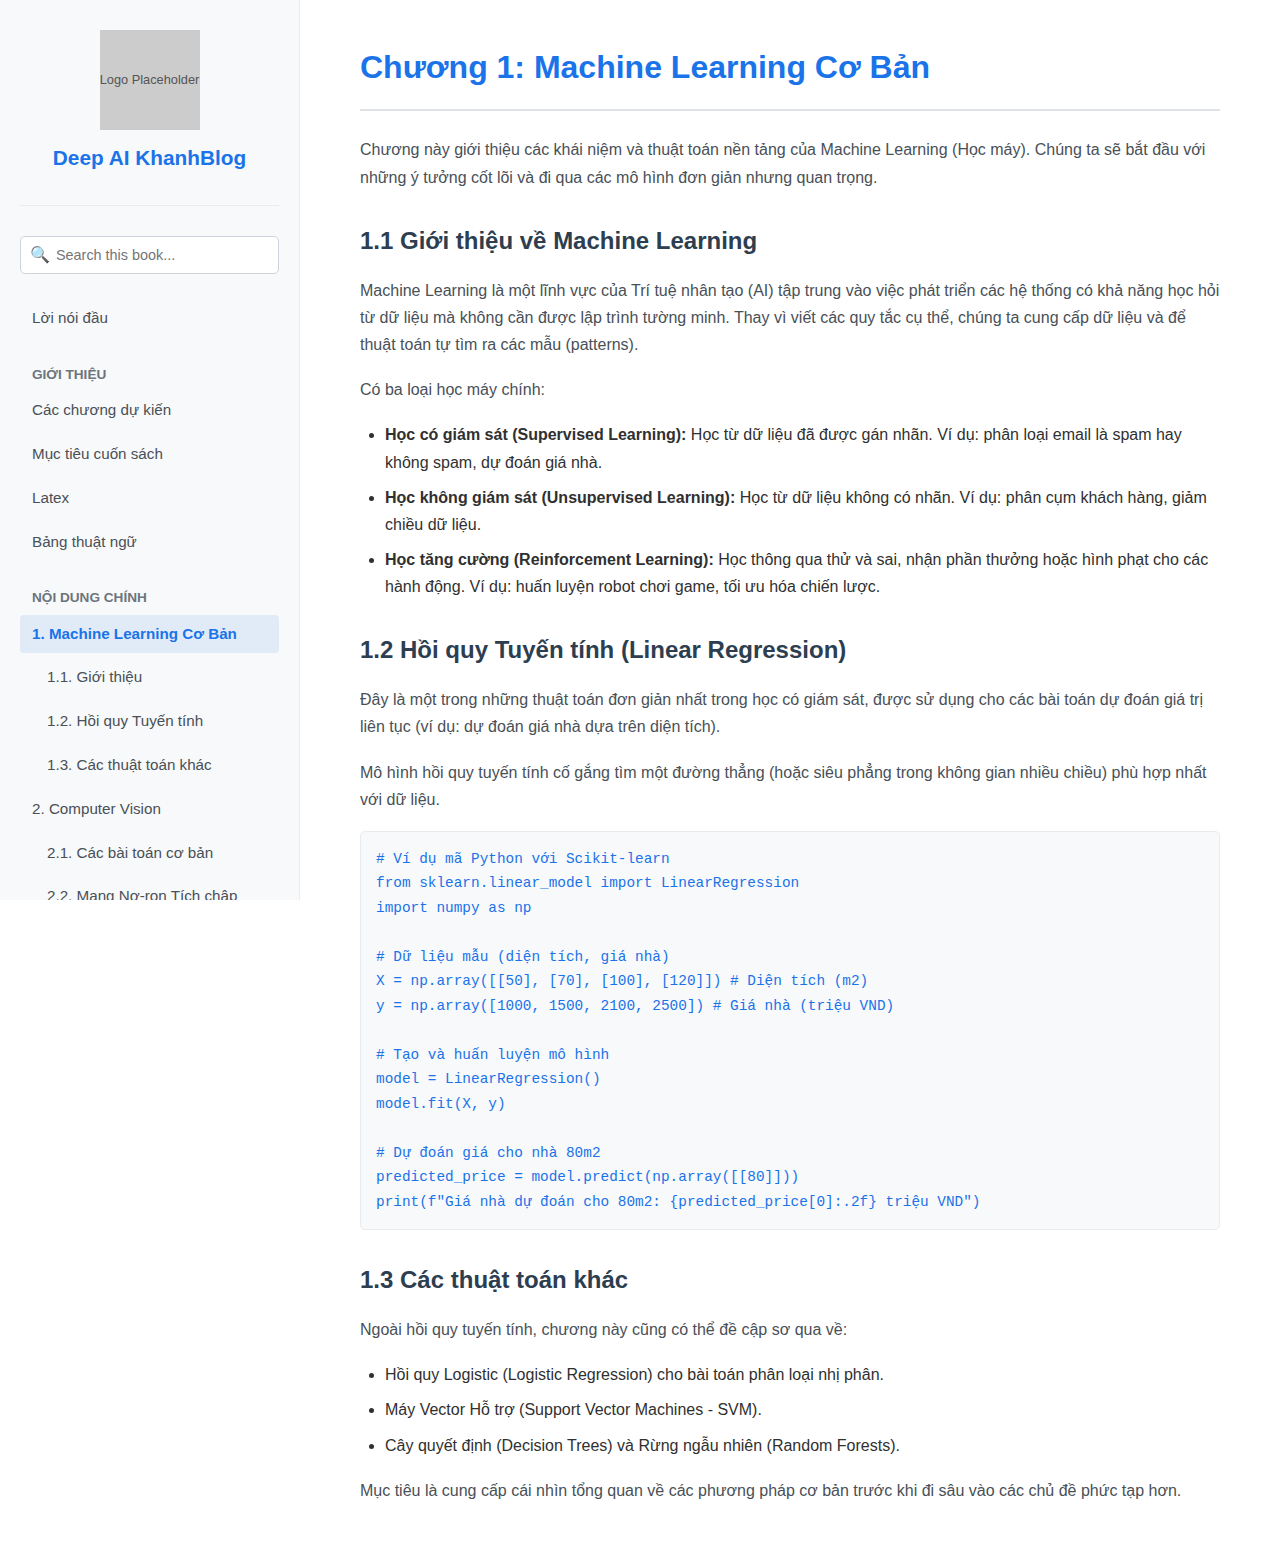
<file: chuong1.html>
<!DOCTYPE html>
<html lang="vi">
<head>
    <meta charset="UTF-8">
    <meta name="viewport" content="width=device-width, initial-scale=1.0">
    <title>Chương 1 - Machine Learning Cơ Bản</title>
    <link rel="stylesheet" href="css/style.css">
</head>
<body>
    <div class="container">
        <aside class="sidebar">
            <div class="sidebar-brand">
                <!-- Thay thế bằng thẻ img thật nếu có logo -->
                <div style="width:100px; height:100px; background:#ccc; margin: 0 auto 10px; display:flex; align-items:center; justify-content:center; font-size:0.8em; color:#555;">Logo Placeholder</div>
                <h1 class="sidebar-title">Deep AI KhanhBlog</h1>
            </div>
            <div class="search-box">
                <input type="text" placeholder="Search this book...">
            </div>
            <nav>
                <ul>
                    <!-- Mục cấp 1 không có tiêu đề nhóm -->
                    <li><a href="index.html">Lời nói đầu</a></li>

                    <!-- Nhóm mục cấp 1 -->
                    <li class="nav-section-title">Giới thiệu</li>
                    <li><a href="#">Các chương dự kiến</a></li>
                    <li><a href="#">Mục tiêu cuốn sách</a></li>
                    <li><a href="#">Latex</a></li>
                    <li><a href="#">Bảng thuật ngữ</a></li>

                    <!-- Nhóm mục cấp 1 khác với các mục con -->
                    <li class="nav-section-title">Nội dung chính</li>
                    <li>
                        <a href="chuong1.html" class="active">1. Machine Learning Cơ Bản</a> <!-- Active class here -->
                        <ul> <!-- Cấp 2 -->
                            <li><a href="#">1.1. Giới thiệu</a></li>
                            <li><a href="#">1.2. Hồi quy Tuyến tính</a></li>
                            <li><a href="#">1.3. Các thuật toán khác</a></li>
                        </ul>
                    </li>
                    <li>
                        <a href="chuong2.html">2. Computer Vision</a>
                        <ul> <!-- Cấp 2 -->
                            <li><a href="#">2.1. Các bài toán cơ bản</a></li>
                            <li><a href="#">2.2. Mạng Nơ-ron Tích chập (CNN)</a></li>
                        </ul>
                    </li>
                    <li><a href="#">3. NLP</a></li>
                    <li><a href="#">4. Recommender Systems</a></li>
                    <!-- Thêm các chương khác ở đây -->

                    <li class="nav-section-title">Phụ lục</li>
                    <li><a href="#">A. Cài đặt môi trường</a></li>
                    <li><a href="#">B. Tài liệu tham khảo</a></li>
                    <!-- Nhóm Nội Bộ -->
                    <li class="nav-section-title">Nội Bộ</li>
                    <li><a href="noi-bo-fe-nodejs.html">FE - NodeJS</a></li>
                    <li><a href="noi-bo-be-oracle.html">BE - Oracle</a></li>

                    <!-- Nhóm Video Hướng Dẫn -->
                    <li class="nav-section-title">Video Hướng Dẫn</li>
                    <li><a href="video-huong-dan.html">Javascript & Frameworks</a></li>
                </ul>
            </nav>
        </aside>
        <main class="content">
            <article>
                <h2>Chương 1: Machine Learning Cơ Bản</h2>
                <p>Chương này giới thiệu các khái niệm và thuật toán nền tảng của Machine Learning (Học máy). Chúng ta sẽ bắt đầu với những ý tưởng cốt lõi và đi qua các mô hình đơn giản nhưng quan trọng.</p>

                <h3>1.1 Giới thiệu về Machine Learning</h3>
                <p>Machine Learning là một lĩnh vực của Trí tuệ nhân tạo (AI) tập trung vào việc phát triển các hệ thống có khả năng học hỏi từ dữ liệu mà không cần được lập trình tường minh. Thay vì viết các quy tắc cụ thể, chúng ta cung cấp dữ liệu và để thuật toán tự tìm ra các mẫu (patterns).</p>
                <p>Có ba loại học máy chính:</p>
                <ul>
                    <li><strong>Học có giám sát (Supervised Learning):</strong> Học từ dữ liệu đã được gán nhãn. Ví dụ: phân loại email là spam hay không spam, dự đoán giá nhà.</li>
                    <li><strong>Học không giám sát (Unsupervised Learning):</strong> Học từ dữ liệu không có nhãn. Ví dụ: phân cụm khách hàng, giảm chiều dữ liệu.</li>
                    <li><strong>Học tăng cường (Reinforcement Learning):</strong> Học thông qua thử và sai, nhận phần thưởng hoặc hình phạt cho các hành động. Ví dụ: huấn luyện robot chơi game, tối ưu hóa chiến lược.</li>
                </ul>

                <h3>1.2 Hồi quy Tuyến tính (Linear Regression)</h3>
                <p>Đây là một trong những thuật toán đơn giản nhất trong học có giám sát, được sử dụng cho các bài toán dự đoán giá trị liên tục (ví dụ: dự đoán giá nhà dựa trên diện tích).</p>
                <p>Mô hình hồi quy tuyến tính cố gắng tìm một đường thẳng (hoặc siêu phẳng trong không gian nhiều chiều) phù hợp nhất với dữ liệu.</p>
                <pre><code># Ví dụ mã Python với Scikit-learn
from sklearn.linear_model import LinearRegression
import numpy as np

# Dữ liệu mẫu (diện tích, giá nhà)
X = np.array([[50], [70], [100], [120]]) # Diện tích (m2)
y = np.array([1000, 1500, 2100, 2500]) # Giá nhà (triệu VND)

# Tạo và huấn luyện mô hình
model = LinearRegression()
model.fit(X, y)

# Dự đoán giá cho nhà 80m2
predicted_price = model.predict(np.array([[80]]))
print(f"Giá nhà dự đoán cho 80m2: {predicted_price[0]:.2f} triệu VND")
</code></pre>

                <h3>1.3 Các thuật toán khác</h3>
                <p>Ngoài hồi quy tuyến tính, chương này cũng có thể đề cập sơ qua về:</p>
                <ul>
                    <li>Hồi quy Logistic (Logistic Regression) cho bài toán phân loại nhị phân.</li>
                    <li>Máy Vector Hỗ trợ (Support Vector Machines - SVM).</li>
                    <li>Cây quyết định (Decision Trees) và Rừng ngẫu nhiên (Random Forests).</li>
                </ul>
                <p>Mục tiêu là cung cấp cái nhìn tổng quan về các phương pháp cơ bản trước khi đi sâu vào các chủ đề phức tạp hơn.</p>
            </article>
        </main>
    </div>
</body>
</html>
</file>
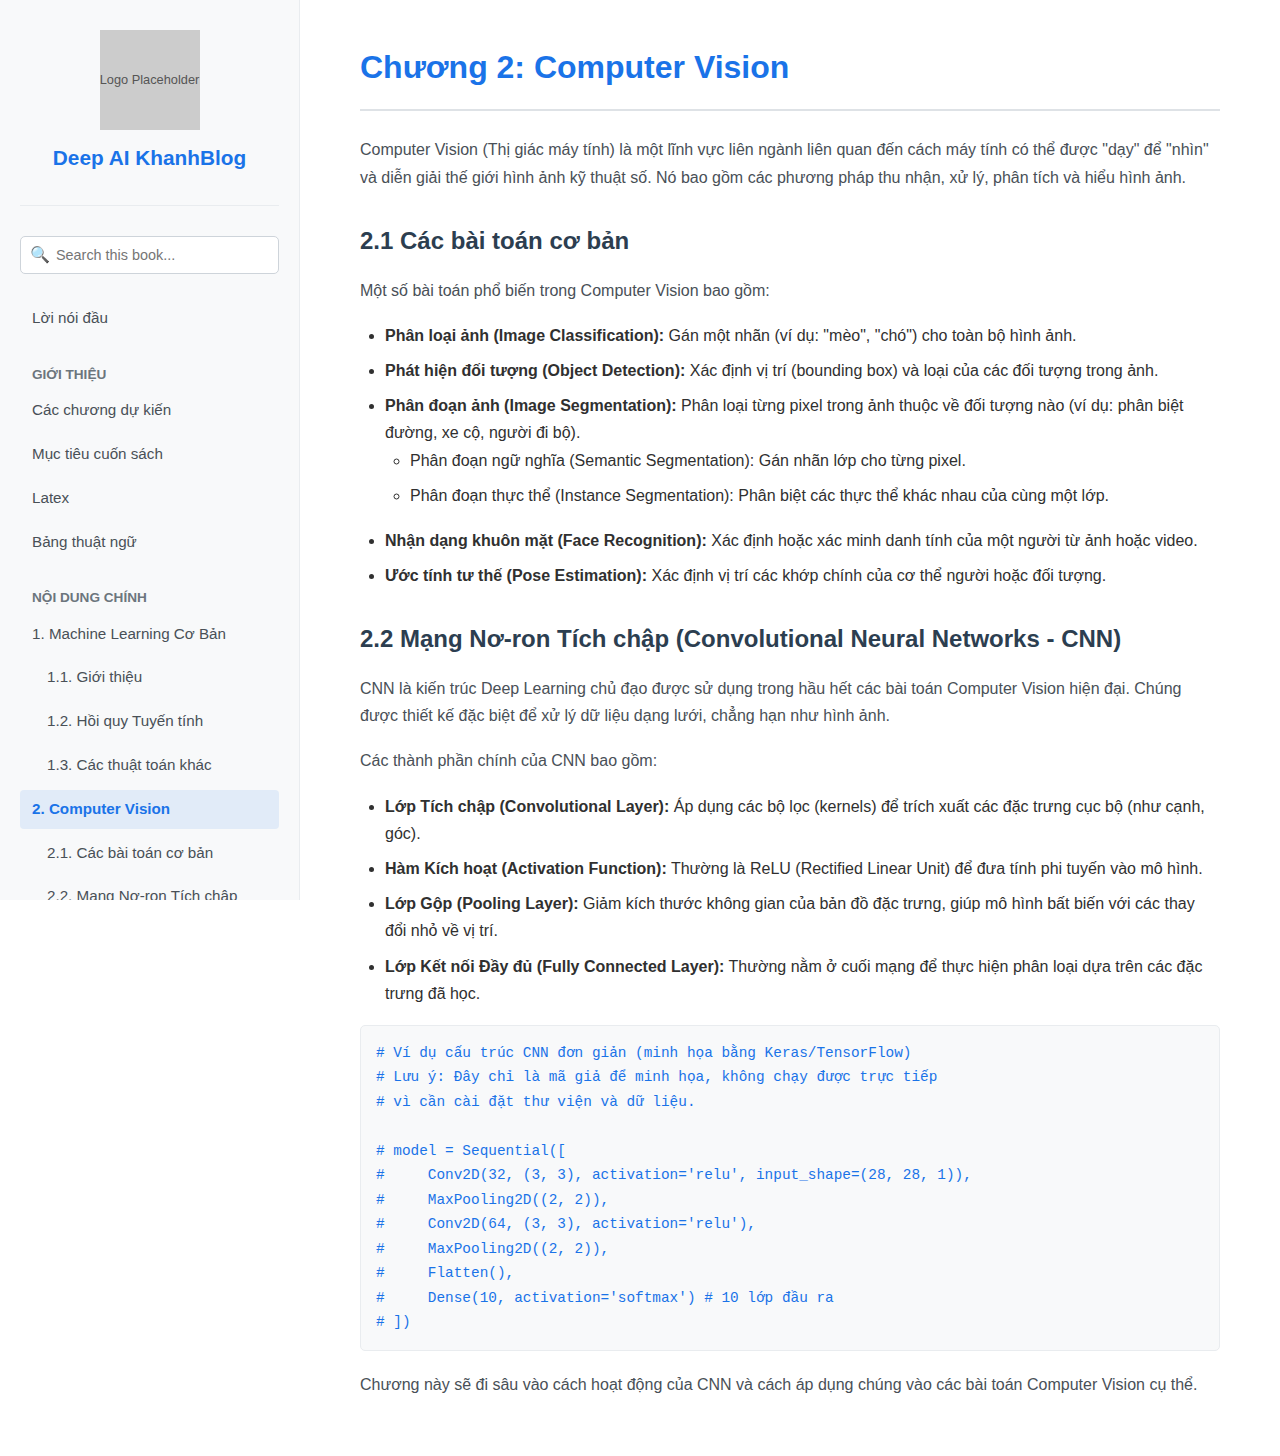
<file: chuong2.html>
<!DOCTYPE html>
<html lang="vi">
<head>
    <meta charset="UTF-8">
    <meta name="viewport" content="width=device-width, initial-scale=1.0">
    <title>Chương 2 - Computer Vision</title>
    <link rel="stylesheet" href="css/style.css">
</head>
<body>
    <div class="container">
        <aside class="sidebar">
            <div class="sidebar-brand">
                <!-- Thay thế bằng thẻ img thật nếu có logo -->
                <div style="width:100px; height:100px; background:#ccc; margin: 0 auto 10px; display:flex; align-items:center; justify-content:center; font-size:0.8em; color:#555;">Logo Placeholder</div>
                <h1 class="sidebar-title">Deep AI KhanhBlog</h1>
            </div>
            <div class="search-box">
                <input type="text" placeholder="Search this book...">
            </div>
            <nav>
                <ul>
                    <!-- Mục cấp 1 không có tiêu đề nhóm -->
                    <li><a href="index.html">Lời nói đầu</a></li>

                    <!-- Nhóm mục cấp 1 -->
                    <li class="nav-section-title">Giới thiệu</li>
                    <li><a href="#">Các chương dự kiến</a></li>
                    <li><a href="#">Mục tiêu cuốn sách</a></li>
                    <li><a href="#">Latex</a></li>
                    <li><a href="#">Bảng thuật ngữ</a></li>

                    <!-- Nhóm mục cấp 1 khác với các mục con -->
                    <li class="nav-section-title">Nội dung chính</li>
                    <li>
                        <a href="chuong1.html">1. Machine Learning Cơ Bản</a>
                        <ul> <!-- Cấp 2 -->
                            <li><a href="#">1.1. Giới thiệu</a></li>
                            <li><a href="#">1.2. Hồi quy Tuyến tính</a></li>
                            <li><a href="#">1.3. Các thuật toán khác</a></li>
                        </ul>
                    </li>
                    <li>
                        <a href="chuong2.html" class="active">2. Computer Vision</a> <!-- Active class here -->
                        <ul> <!-- Cấp 2 -->
                            <li><a href="#">2.1. Các bài toán cơ bản</a></li>
                            <li><a href="#">2.2. Mạng Nơ-ron Tích chập (CNN)</a></li>
                        </ul>
                    </li>
                    <li><a href="#">3. NLP</a></li>
                    <li><a href="#">4. Recommender Systems</a></li>
                    <!-- Thêm các chương khác ở đây -->

                    <li class="nav-section-title">Phụ lục</li>
                    <li><a href="#">A. Cài đặt môi trường</a></li>
                    <li><a href="#">B. Tài liệu tham khảo</a></li>
                    <!-- Nhóm Nội Bộ -->
                    <li class="nav-section-title">Nội Bộ</li>
                    <li><a href="noi-bo-fe-nodejs.html">FE - NodeJS</a></li>
                    <li><a href="noi-bo-be-oracle.html">BE - Oracle</a></li>

                    <!-- Nhóm Video Hướng Dẫn -->
                    <li class="nav-section-title">Video Hướng Dẫn</li>
                    <li><a href="video-huong-dan.html">Javascript & Frameworks</a></li>
                </ul>
            </nav>
        </aside>
        <main class="content">
            <article>
                <h2>Chương 2: Computer Vision</h2>
                <p>Computer Vision (Thị giác máy tính) là một lĩnh vực liên ngành liên quan đến cách máy tính có thể được "dạy" để "nhìn" và diễn giải thế giới hình ảnh kỹ thuật số. Nó bao gồm các phương pháp thu nhận, xử lý, phân tích và hiểu hình ảnh.</p>

                <h3>2.1 Các bài toán cơ bản</h3>
                <p>Một số bài toán phổ biến trong Computer Vision bao gồm:</p>
                <ul>
                    <li><strong>Phân loại ảnh (Image Classification):</strong> Gán một nhãn (ví dụ: "mèo", "chó") cho toàn bộ hình ảnh.</li>
                    <li><strong>Phát hiện đối tượng (Object Detection):</strong> Xác định vị trí (bounding box) và loại của các đối tượng trong ảnh.</li>
                    <li><strong>Phân đoạn ảnh (Image Segmentation):</strong> Phân loại từng pixel trong ảnh thuộc về đối tượng nào (ví dụ: phân biệt đường, xe cộ, người đi bộ).
                        <ul>
                            <li>Phân đoạn ngữ nghĩa (Semantic Segmentation): Gán nhãn lớp cho từng pixel.</li>
                            <li>Phân đoạn thực thể (Instance Segmentation): Phân biệt các thực thể khác nhau của cùng một lớp.</li>
                        </ul>
                    </li>
                    <li><strong>Nhận dạng khuôn mặt (Face Recognition):</strong> Xác định hoặc xác minh danh tính của một người từ ảnh hoặc video.</li>
                    <li><strong>Ước tính tư thế (Pose Estimation):</strong> Xác định vị trí các khớp chính của cơ thể người hoặc đối tượng.</li>
                </ul>

                <h3>2.2 Mạng Nơ-ron Tích chập (Convolutional Neural Networks - CNN)</h3>
                <p>CNN là kiến trúc Deep Learning chủ đạo được sử dụng trong hầu hết các bài toán Computer Vision hiện đại. Chúng được thiết kế đặc biệt để xử lý dữ liệu dạng lưới, chẳng hạn như hình ảnh.</p>
                <p>Các thành phần chính của CNN bao gồm:</p>
                <ul>
                    <li><strong>Lớp Tích chập (Convolutional Layer):</strong> Áp dụng các bộ lọc (kernels) để trích xuất các đặc trưng cục bộ (như cạnh, góc).</li>
                    <li><strong>Hàm Kích hoạt (Activation Function):</strong> Thường là ReLU (Rectified Linear Unit) để đưa tính phi tuyến vào mô hình.</li>
                    <li><strong>Lớp Gộp (Pooling Layer):</strong> Giảm kích thước không gian của bản đồ đặc trưng, giúp mô hình bất biến với các thay đổi nhỏ về vị trí.</li>
                    <li><strong>Lớp Kết nối Đầy đủ (Fully Connected Layer):</strong> Thường nằm ở cuối mạng để thực hiện phân loại dựa trên các đặc trưng đã học.</li>
                </ul>
                <pre><code># Ví dụ cấu trúc CNN đơn giản (minh họa bằng Keras/TensorFlow)
# Lưu ý: Đây chỉ là mã giả để minh họa, không chạy được trực tiếp
# vì cần cài đặt thư viện và dữ liệu.

# model = Sequential([
#     Conv2D(32, (3, 3), activation='relu', input_shape=(28, 28, 1)),
#     MaxPooling2D((2, 2)),
#     Conv2D(64, (3, 3), activation='relu'),
#     MaxPooling2D((2, 2)),
#     Flatten(),
#     Dense(10, activation='softmax') # 10 lớp đầu ra
# ])
</code></pre>
                <p>Chương này sẽ đi sâu vào cách hoạt động của CNN và cách áp dụng chúng vào các bài toán Computer Vision cụ thể.</p>
            </article>
        </main>
    </div>
</body>
</html>
</file>
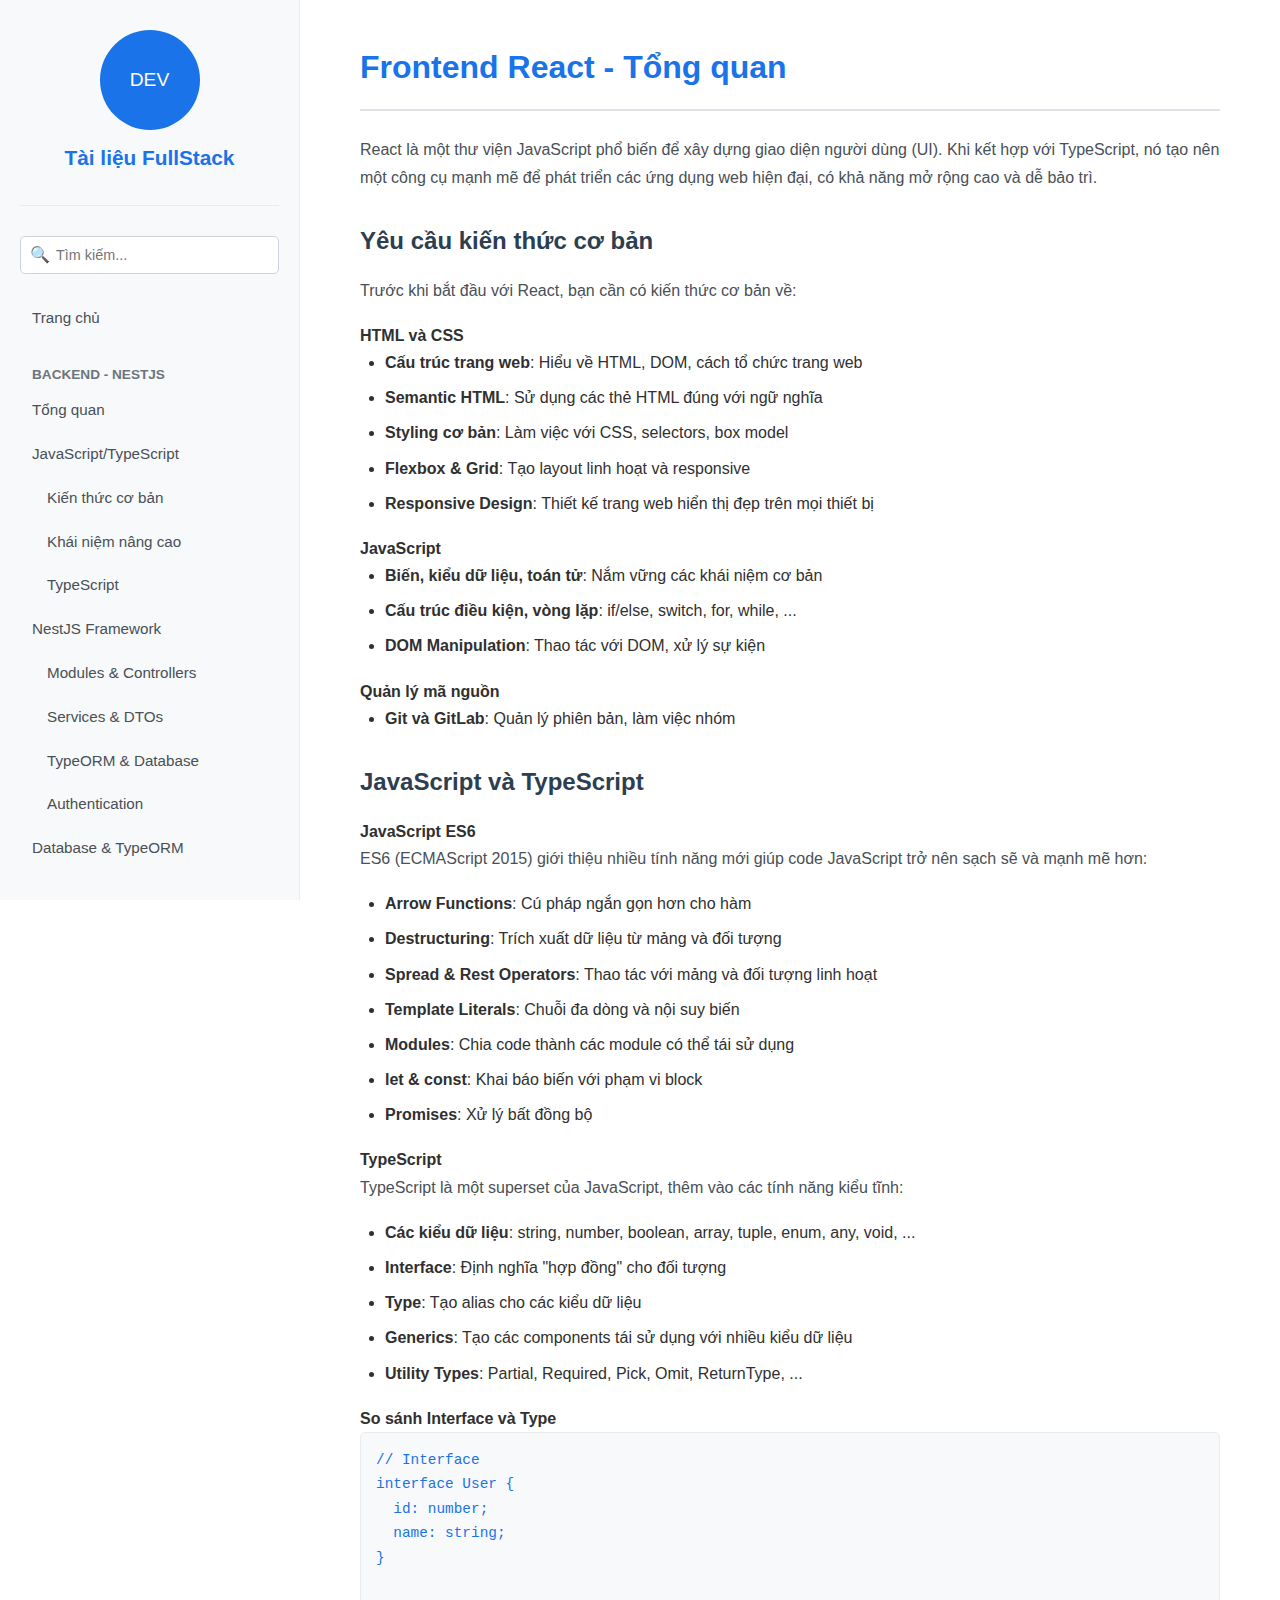
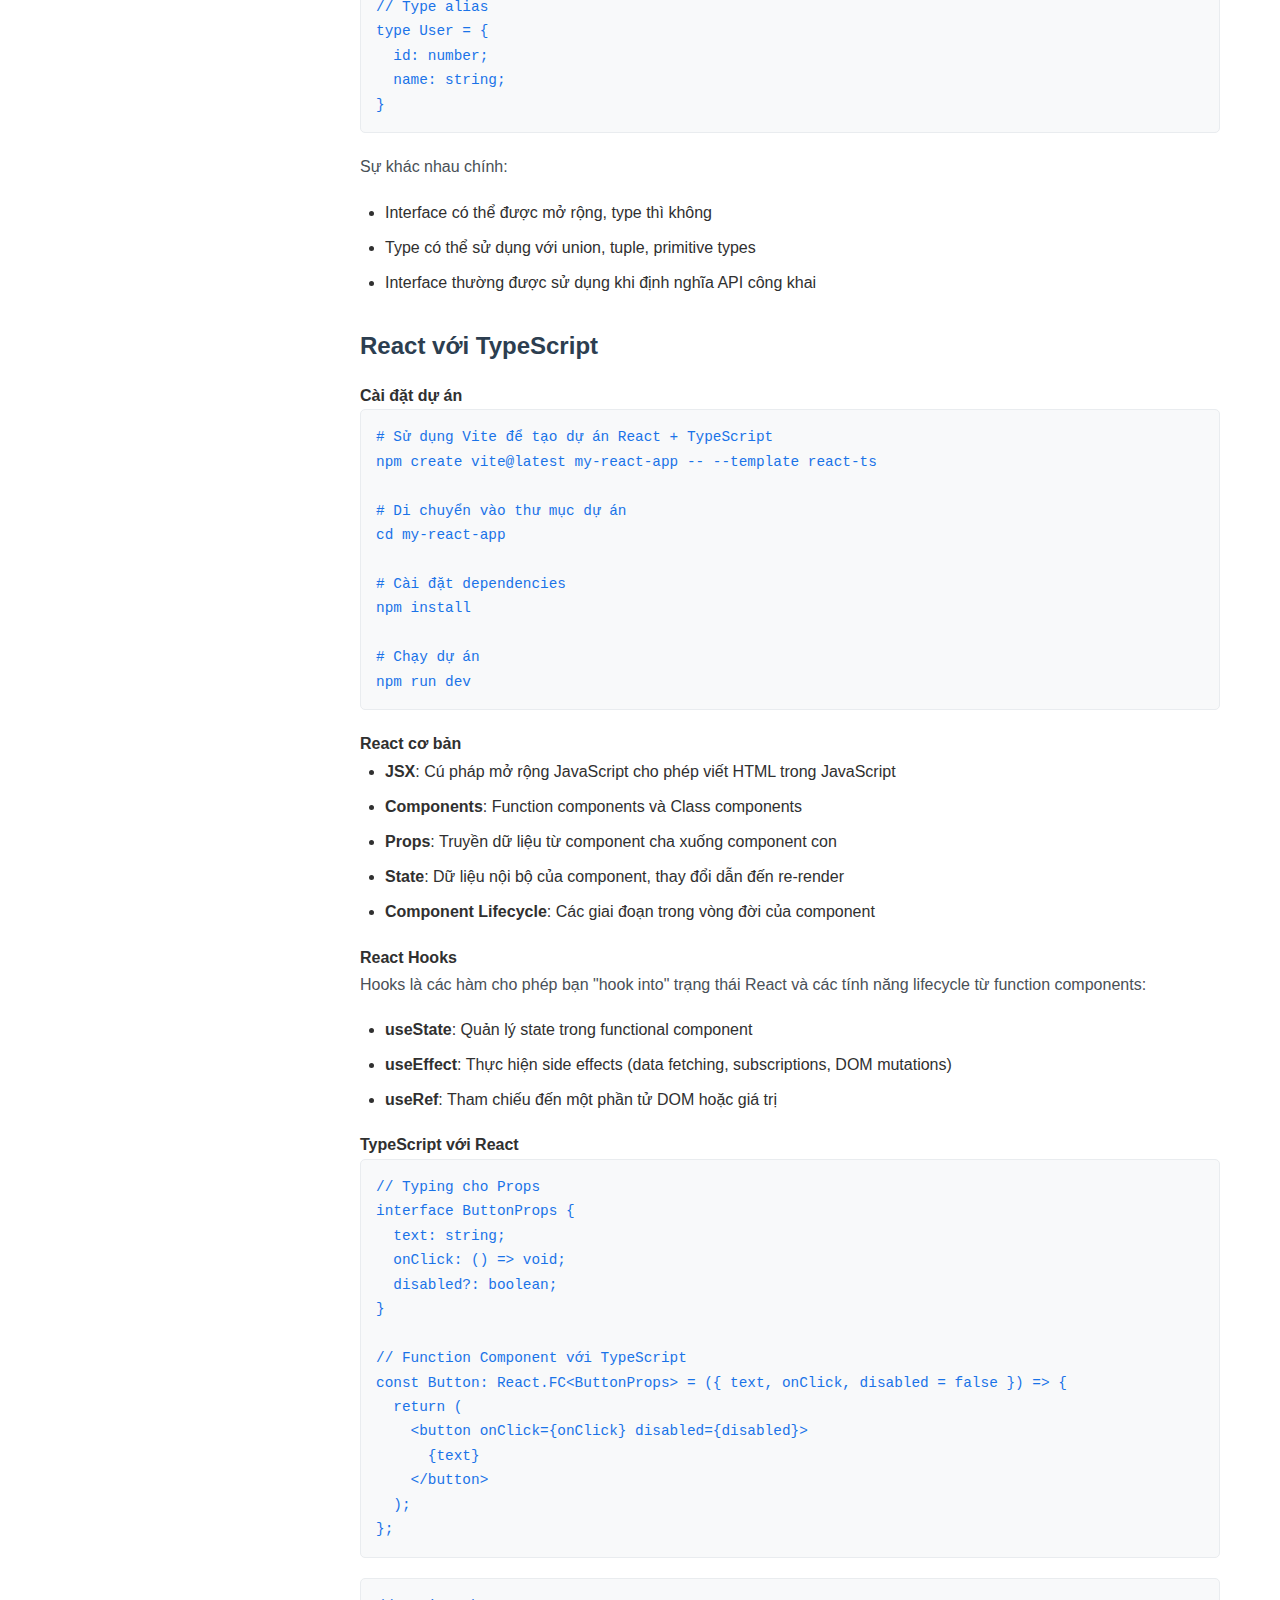
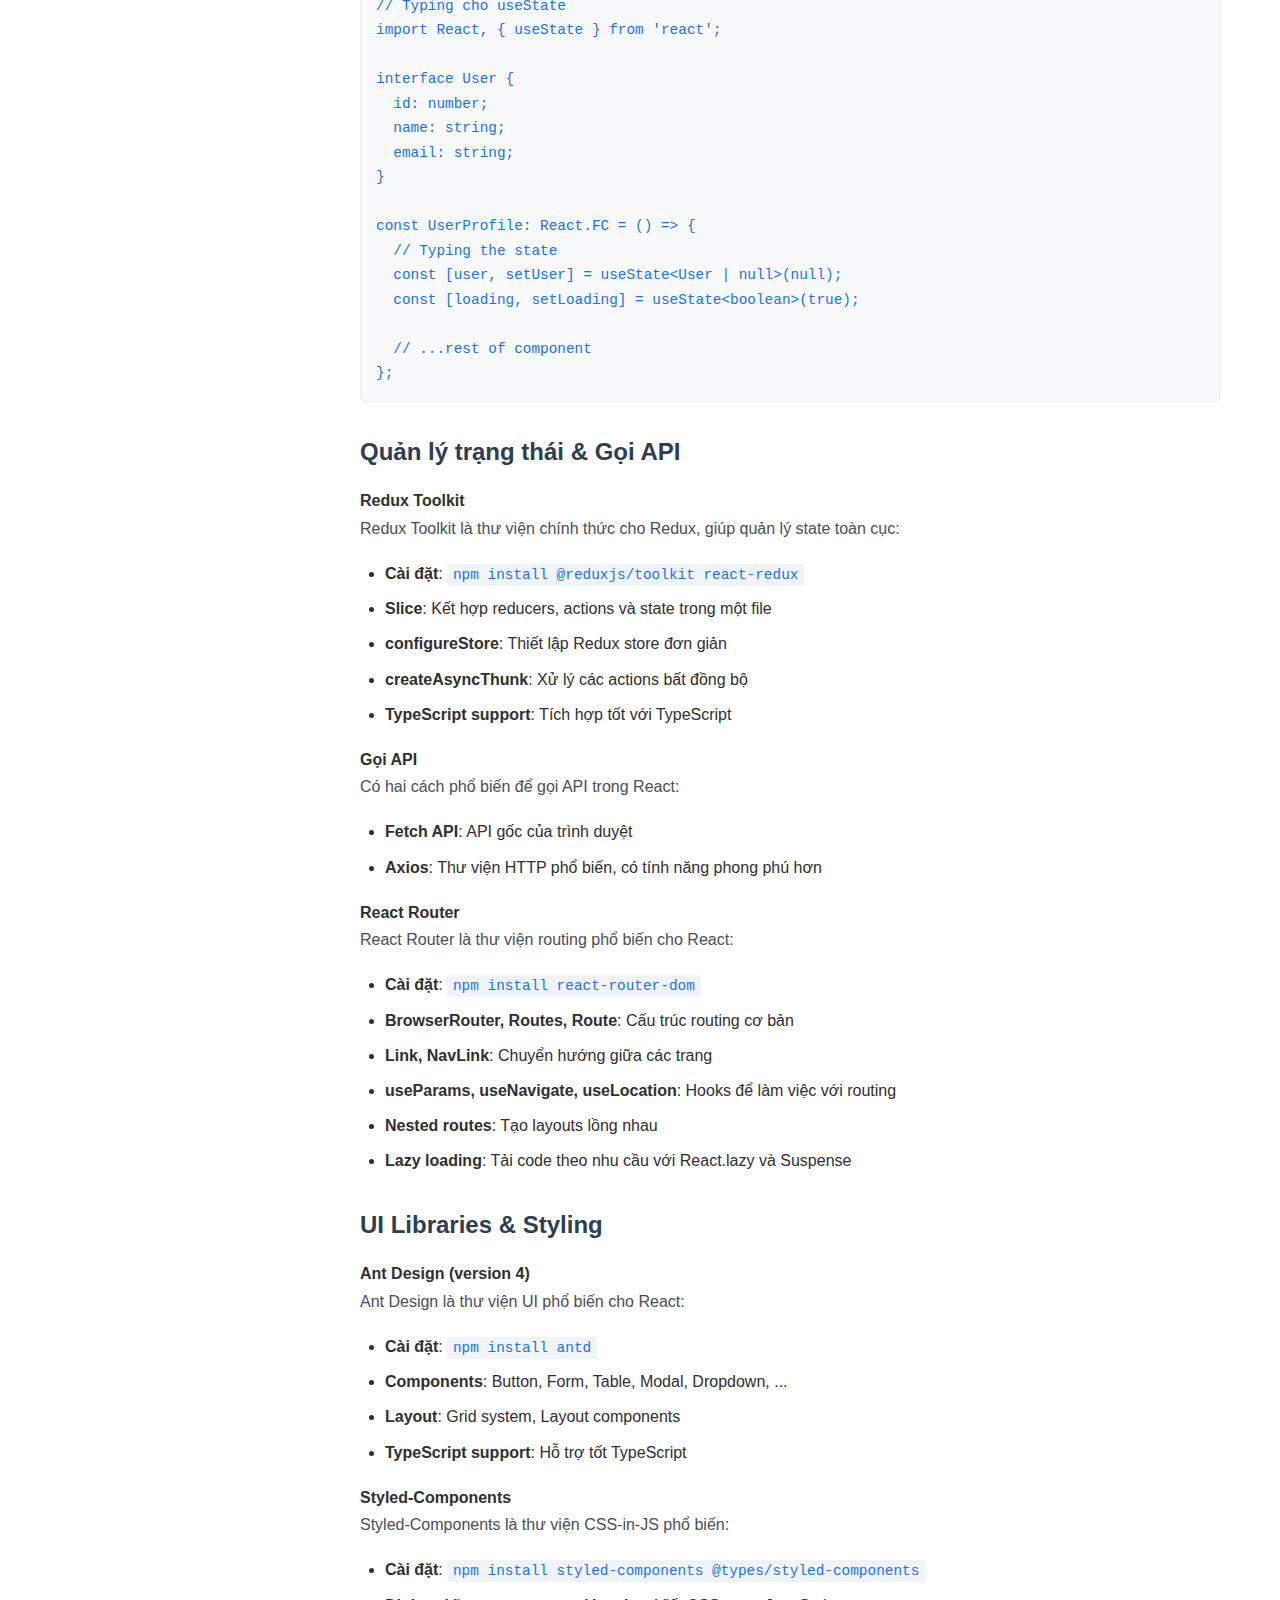
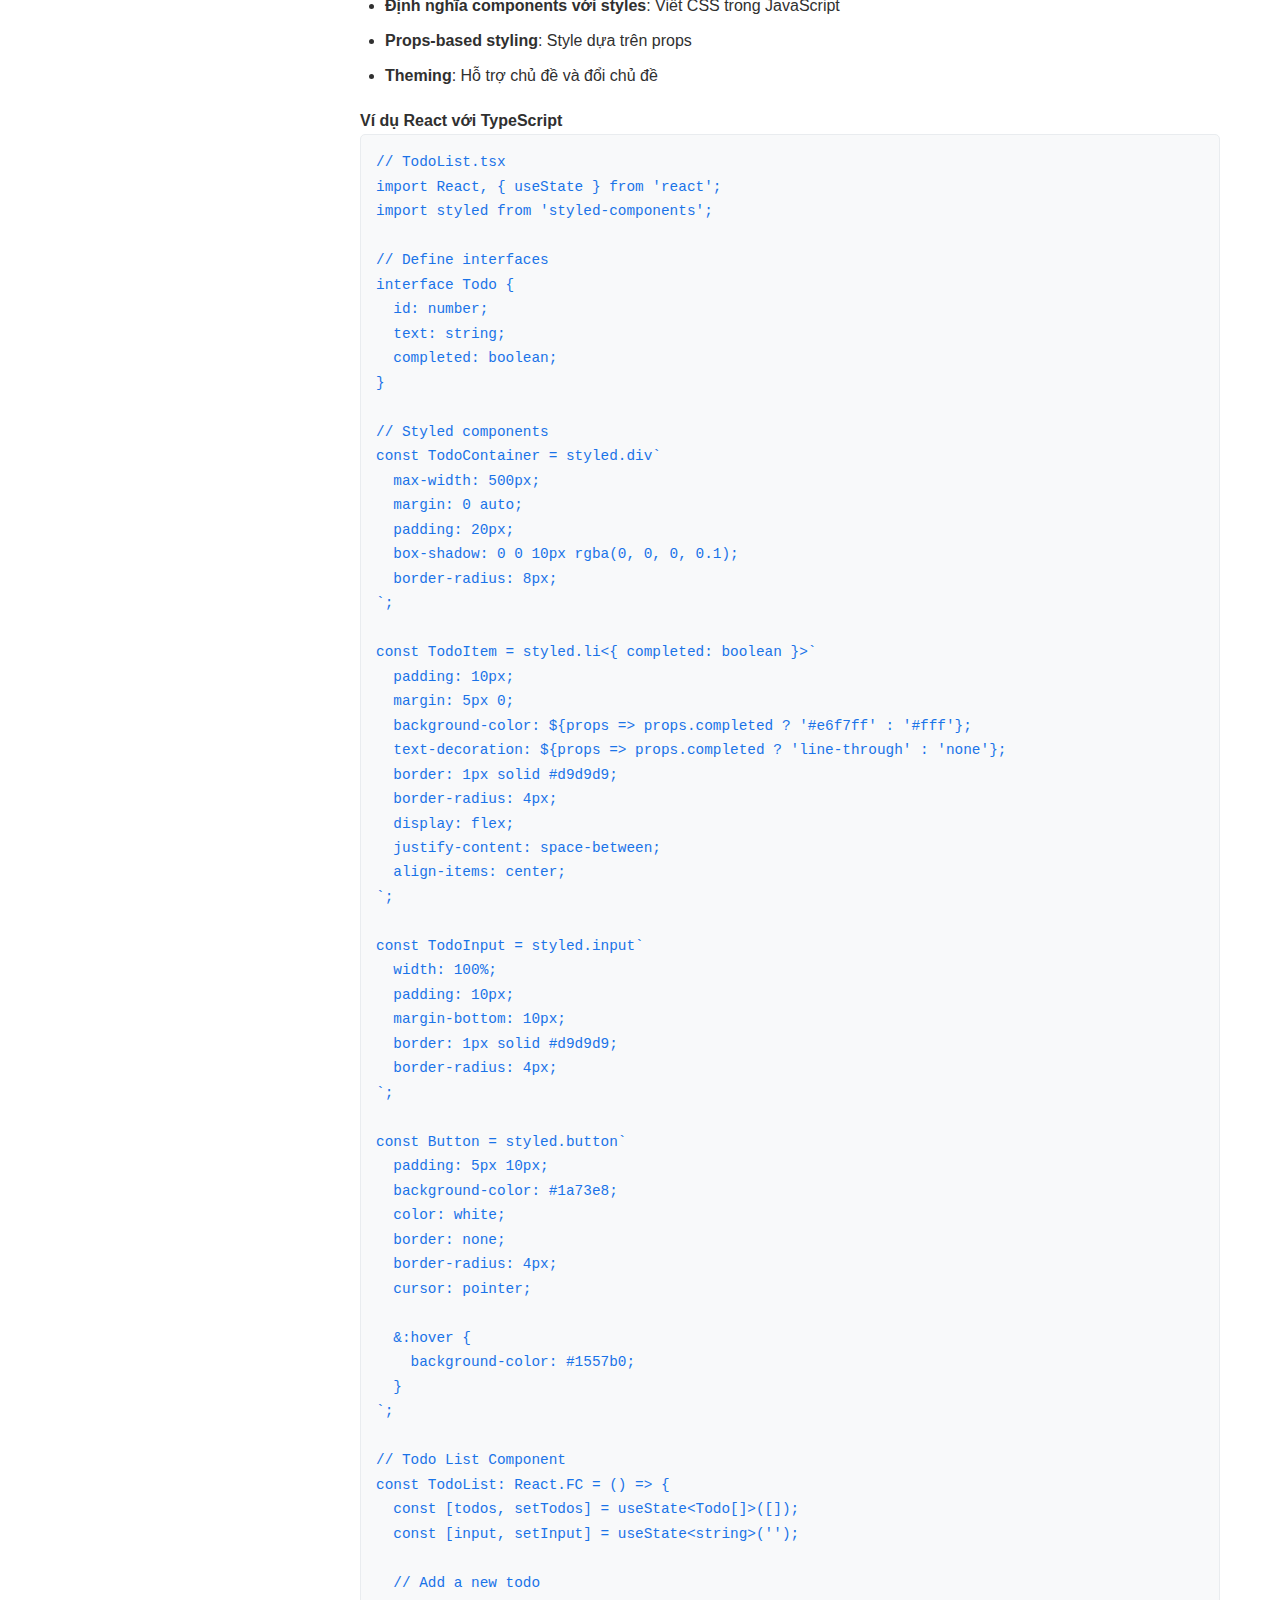
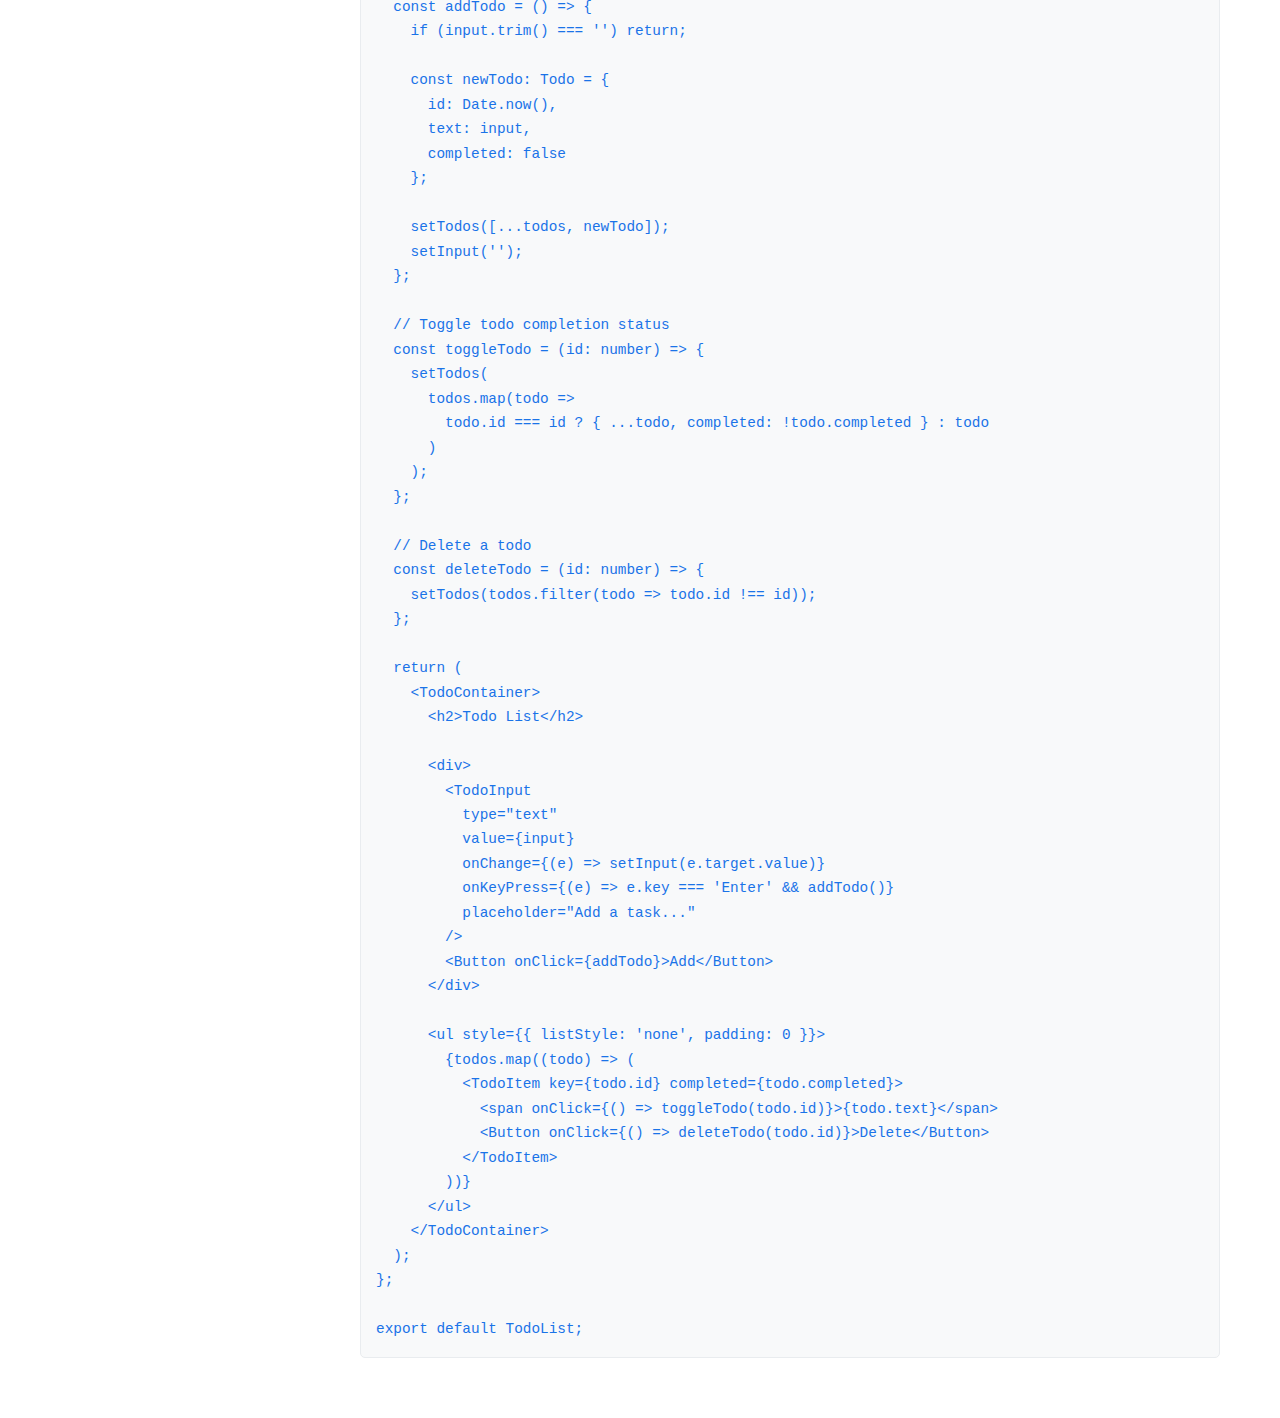
<file: frontend.html>
<!DOCTYPE html>
<html lang="vi">
<head>
    <meta charset="UTF-8">
    <meta name="viewport" content="width=device-width, initial-scale=1.0">
    <title>Frontend React - Tài liệu FullStack</title>
    <link rel="stylesheet" href="css/style.css">
</head>
<body>
    <div class="container">
        <aside class="sidebar">
            <div class="sidebar-brand">
                <!-- Thay thế bằng thẻ img thật nếu có logo -->
                <div style="width:100px; height:100px; background:#1a73e8; color:#fff; margin: 0 auto 10px; display:flex; align-items:center; justify-content:center; font-size:1.2em; border-radius:50%;">DEV</div>
                <h1 class="sidebar-title">Tài liệu FullStack</h1>
            </div>
            <div class="search-box">
                <input type="text" placeholder="Tìm kiếm...">
            </div>
            <nav>
                <ul>
                    <!-- Mục cấp 1 không có tiêu đề nhóm -->
                    <li><a href="index.html">Trang chủ</a></li>

                    <!-- Nhóm Backend -->
                    <li class="nav-section-title">Backend - NestJS</li>
                    <li><a href="backend.html">Tổng quan</a></li>
                    <li>
                        <a href="backend.html#javascript-typescript">JavaScript/TypeScript</a>
                        <ul>
                            <li><a href="backend.html#kien-thuc-co-ban">Kiến thức cơ bản</a></li>
                            <li><a href="backend.html#khai-niem-nang-cao">Khái niệm nâng cao</a></li>
                            <li><a href="backend.html#typescript">TypeScript</a></li>
                        </ul>
                    </li>
                    <li>
                        <a href="backend.html#nestjs-framework">NestJS Framework</a>
                        <ul>
                            <li><a href="backend.html#modules-controllers">Modules & Controllers</a></li>
                            <li><a href="backend.html#services-dtos">Services & DTOs</a></li>
                            <li><a href="backend.html#typeorm-database">TypeORM & Database</a></li>
                            <li><a href="backend.html#authentication">Authentication</a></li>
                        </ul>
                    </li>
                    <li><a href="backend.html#database-typeorm">Database & TypeORM</a></li>

                    <!-- Nhóm Frontend -->
                    <li class="nav-section-title">Frontend - React</li>
                    <li><a href="frontend.html" class="active">Tổng quan</a></li>
                    <li>
                        <a href="frontend.html#javascript-typescript">JavaScript & TypeScript</a>
                        <ul>
                            <li><a href="frontend.html#es6-typescript">ES6 & TypeScript</a></li>
                            <li><a href="frontend.html#kieu-du-lieu-interface">Kiểu dữ liệu & Interface</a></li>
                        </ul>
                    </li>
                    <li>
                        <a href="frontend.html#react-typescript">React & TypeScript</a>
                        <ul>
                            <li><a href="frontend.html#components-props">Components & Props</a></li>
                            <li><a href="frontend.html#state-hooks">State & Hooks</a></li>
                            <li><a href="frontend.html#redux-toolkit">Redux Toolkit</a></li>
                        </ul>
                    </li>
                    <li><a href="frontend.html#ui-libraries-styling">UI Libraries & Styling</a></li>

                    <!-- Nhóm QC - Tester -->
                    <li class="nav-section-title">QC - Tester</li>
                    <li><a href="qc-tester.html">Tổng quan</a></li>
                    <li><a href="qc-tester.html#kien-thuc-ve-kiem-thu">Kiến thức về kiểm thử</a></li>
                    <li><a href="qc-tester.html#cong-cu-kiem-thu">Công cụ kiểm thử</a></li>
                    <li><a href="qc-tester.html#quy-trinh-kiem-thu">Quy trình kiểm thử</a></li>
                    <!-- Nhóm Nội Bộ -->
                    <li class="nav-section-title">Nội Bộ</li>
                    <li><a href="noi-bo-fe-nodejs.html">FE - NodeJS</a></li>
                    <li><a href="noi-bo-be-oracle.html">BE - Oracle</a></li>

                    <!-- Nhóm Video Hướng Dẫn -->
                    <li class="nav-section-title">Video Hướng Dẫn</li>
                    <li><a href="video-huong-dan.html">Javascript & Frameworks</a></li>
                </ul>
            </nav>
        </aside>
        <main class="content">
            <article>
                <h2>Frontend React - Tổng quan</h2>

                <p>React là một thư viện JavaScript phổ biến để xây dựng giao diện người dùng (UI). Khi kết hợp với TypeScript, nó tạo nên một công cụ mạnh mẽ để phát triển các ứng dụng web hiện đại, có khả năng mở rộng cao và dễ bảo trì.</p>

                <h3>Yêu cầu kiến thức cơ bản</h3>

                <p>Trước khi bắt đầu với React, bạn cần có kiến thức cơ bản về:</p>

                <h4>HTML và CSS</h4>
                <ul>
                    <li><strong>Cấu trúc trang web</strong>: Hiểu về HTML, DOM, cách tổ chức trang web</li>
                    <li><strong>Semantic HTML</strong>: Sử dụng các thẻ HTML đúng với ngữ nghĩa</li>
                    <li><strong>Styling cơ bản</strong>: Làm việc với CSS, selectors, box model</li>
                    <li><strong>Flexbox & Grid</strong>: Tạo layout linh hoạt và responsive</li>
                    <li><strong>Responsive Design</strong>: Thiết kế trang web hiển thị đẹp trên mọi thiết bị</li>
                </ul>

                <h4>JavaScript</h4>
                <ul>
                    <li><strong>Biến, kiểu dữ liệu, toán tử</strong>: Nắm vững các khái niệm cơ bản</li>
                    <li><strong>Cấu trúc điều kiện, vòng lặp</strong>: if/else, switch, for, while, ...</li>
                    <li><strong>DOM Manipulation</strong>: Thao tác với DOM, xử lý sự kiện</li>
                </ul>

                <h4>Quản lý mã nguồn</h4>
                <ul>
                    <li><strong>Git và GitLab</strong>: Quản lý phiên bản, làm việc nhóm</li>
                </ul>

                <h3 id="javascript-typescript">JavaScript và TypeScript</h3>

                <h4 id="es6-typescript">JavaScript ES6</h4>
                <p>ES6 (ECMAScript 2015) giới thiệu nhiều tính năng mới giúp code JavaScript trở nên sạch sẽ và mạnh mẽ hơn:</p>
                <ul>
                    <li><strong>Arrow Functions</strong>: Cú pháp ngắn gọn hơn cho hàm</li>
                    <li><strong>Destructuring</strong>: Trích xuất dữ liệu từ mảng và đối tượng</li>
                    <li><strong>Spread & Rest Operators</strong>: Thao tác với mảng và đối tượng linh hoạt</li>
                    <li><strong>Template Literals</strong>: Chuỗi đa dòng và nội suy biến</li>
                    <li><strong>Modules</strong>: Chia code thành các module có thể tái sử dụng</li>
                    <li><strong>let & const</strong>: Khai báo biến với phạm vi block</li>
                    <li><strong>Promises</strong>: Xử lý bất đồng bộ</li>
                </ul>

                <h4>TypeScript</h4>
                <p>TypeScript là một superset của JavaScript, thêm vào các tính năng kiểu tĩnh:</p>
                <ul>
                    <li><strong>Các kiểu dữ liệu</strong>: string, number, boolean, array, tuple, enum, any, void, ...</li>
                    <li><strong>Interface</strong>: Định nghĩa "hợp đồng" cho đối tượng</li>
                    <li><strong>Type</strong>: Tạo alias cho các kiểu dữ liệu</li>
                    <li><strong>Generics</strong>: Tạo các components tái sử dụng với nhiều kiểu dữ liệu</li>
                    <li><strong>Utility Types</strong>: Partial, Required, Pick, Omit, ReturnType, ...</li>
                </ul>

                <h4 id="kieu-du-lieu-interface">So sánh Interface và Type</h4>
                <pre><code>// Interface
interface User {
  id: number;
  name: string;
}

// Type alias
type User = {
  id: number;
  name: string;
}</code></pre>

                <p>Sự khác nhau chính:</p>
                <ul>
                    <li>Interface có thể được mở rộng, type thì không</li>
                    <li>Type có thể sử dụng với union, tuple, primitive types</li>
                    <li>Interface thường được sử dụng khi định nghĩa API công khai</li>
                </ul>

                <h3 id="react-typescript">React với TypeScript</h3>

                <h4>Cài đặt dự án</h4>
                <pre><code># Sử dụng Vite để tạo dự án React + TypeScript
npm create vite@latest my-react-app -- --template react-ts

# Di chuyển vào thư mục dự án
cd my-react-app

# Cài đặt dependencies
npm install

# Chạy dự án
npm run dev</code></pre>

                <h4>React cơ bản</h4>
                <ul>
                    <li><strong>JSX</strong>: Cú pháp mở rộng JavaScript cho phép viết HTML trong JavaScript</li>
                    <li><strong>Components</strong>: Function components và Class components</li>
                    <li><strong>Props</strong>: Truyền dữ liệu từ component cha xuống component con</li>
                    <li><strong>State</strong>: Dữ liệu nội bộ của component, thay đổi dẫn đến re-render</li>
                    <li><strong>Component Lifecycle</strong>: Các giai đoạn trong vòng đời của component</li>
                </ul>

                <h4>React Hooks</h4>
                <p>Hooks là các hàm cho phép bạn "hook into" trạng thái React và các tính năng lifecycle từ function components:</p>
                <ul>
                    <li><strong>useState</strong>: Quản lý state trong functional component</li>
                    <li><strong>useEffect</strong>: Thực hiện side effects (data fetching, subscriptions, DOM mutations)</li>
                    <li><strong>useRef</strong>: Tham chiếu đến một phần tử DOM hoặc giá trị</li>
                </ul>

                <h4 id="components-props">TypeScript với React</h4>
                <pre><code>// Typing cho Props
interface ButtonProps {
  text: string;
  onClick: () => void;
  disabled?: boolean;
}

// Function Component với TypeScript
const Button: React.FC&lt;ButtonProps&gt; = ({ text, onClick, disabled = false }) => {
  return (
    &lt;button onClick={onClick} disabled={disabled}&gt;
      {text}
    &lt;/button&gt;
  );
};</code></pre>

                <pre><code>// Typing cho useState
import React, { useState } from 'react';

interface User {
  id: number;
  name: string;
  email: string;
}

const UserProfile: React.FC = () => {
  // Typing the state
  const [user, setUser] = useState&lt;User | null&gt;(null);
  const [loading, setLoading] = useState&lt;boolean&gt;(true);

  // ...rest of component
};</code></pre>

                <h3>Quản lý trạng thái & Gọi API</h3>

                <h4 id="state-hooks">Redux Toolkit</h4>
                <p>Redux Toolkit là thư viện chính thức cho Redux, giúp quản lý state toàn cục:</p>
                <ul>
                    <li><strong>Cài đặt</strong>: <code>npm install @reduxjs/toolkit react-redux</code></li>
                    <li><strong>Slice</strong>: Kết hợp reducers, actions và state trong một file</li>
                    <li><strong>configureStore</strong>: Thiết lập Redux store đơn giản</li>
                    <li><strong>createAsyncThunk</strong>: Xử lý các actions bất đồng bộ</li>
                    <li><strong>TypeScript support</strong>: Tích hợp tốt với TypeScript</li>
                </ul>

                <h4>Gọi API</h4>
                <p>Có hai cách phổ biến để gọi API trong React:</p>
                <ul>
                    <li><strong>Fetch API</strong>: API gốc của trình duyệt</li>
                    <li><strong>Axios</strong>: Thư viện HTTP phổ biến, có tính năng phong phú hơn</li>
                </ul>

                <h4 id="redux-toolkit">React Router</h4>
                <p>React Router là thư viện routing phổ biến cho React:</p>
                <ul>
                    <li><strong>Cài đặt</strong>: <code>npm install react-router-dom</code></li>
                    <li><strong>BrowserRouter, Routes, Route</strong>: Cấu trúc routing cơ bản</li>
                    <li><strong>Link, NavLink</strong>: Chuyển hướng giữa các trang</li>
                    <li><strong>useParams, useNavigate, useLocation</strong>: Hooks để làm việc với routing</li>
                    <li><strong>Nested routes</strong>: Tạo layouts lồng nhau</li>
                    <li><strong>Lazy loading</strong>: Tải code theo nhu cầu với React.lazy và Suspense</li>
                </ul>

                <h3 id="ui-libraries-styling">UI Libraries & Styling</h3>

                <h4>Ant Design (version 4)</h4>
                <p>Ant Design là thư viện UI phổ biến cho React:</p>
                <ul>
                    <li><strong>Cài đặt</strong>: <code>npm install antd</code></li>
                    <li><strong>Components</strong>: Button, Form, Table, Modal, Dropdown, ...</li>
                    <li><strong>Layout</strong>: Grid system, Layout components</li>
                    <li><strong>TypeScript support</strong>: Hỗ trợ tốt TypeScript</li>
                </ul>

                <h4>Styled-Components</h4>
                <p>Styled-Components là thư viện CSS-in-JS phổ biến:</p>
                <ul>
                    <li><strong>Cài đặt</strong>: <code>npm install styled-components @types/styled-components</code></li>
                    <li><strong>Định nghĩa components với styles</strong>: Viết CSS trong JavaScript</li>
                    <li><strong>Props-based styling</strong>: Style dựa trên props</li>
                    <li><strong>Theming</strong>: Hỗ trợ chủ đề và đổi chủ đề</li>
                </ul>

                <h4>Ví dụ React với TypeScript</h4>
                <pre><code>// TodoList.tsx
import React, { useState } from 'react';
import styled from 'styled-components';

// Define interfaces
interface Todo {
  id: number;
  text: string;
  completed: boolean;
}

// Styled components
const TodoContainer = styled.div`
  max-width: 500px;
  margin: 0 auto;
  padding: 20px;
  box-shadow: 0 0 10px rgba(0, 0, 0, 0.1);
  border-radius: 8px;
`;

const TodoItem = styled.li&lt;{ completed: boolean }&gt;`
  padding: 10px;
  margin: 5px 0;
  background-color: ${props => props.completed ? '#e6f7ff' : '#fff'};
  text-decoration: ${props => props.completed ? 'line-through' : 'none'};
  border: 1px solid #d9d9d9;
  border-radius: 4px;
  display: flex;
  justify-content: space-between;
  align-items: center;
`;

const TodoInput = styled.input`
  width: 100%;
  padding: 10px;
  margin-bottom: 10px;
  border: 1px solid #d9d9d9;
  border-radius: 4px;
`;

const Button = styled.button`
  padding: 5px 10px;
  background-color: #1a73e8;
  color: white;
  border: none;
  border-radius: 4px;
  cursor: pointer;

  &:hover {
    background-color: #1557b0;
  }
`;

// Todo List Component
const TodoList: React.FC = () => {
  const [todos, setTodos] = useState&lt;Todo[]&gt;([]);
  const [input, setInput] = useState&lt;string&gt;('');

  // Add a new todo
  const addTodo = () => {
    if (input.trim() === '') return;

    const newTodo: Todo = {
      id: Date.now(),
      text: input,
      completed: false
    };

    setTodos([...todos, newTodo]);
    setInput('');
  };

  // Toggle todo completion status
  const toggleTodo = (id: number) => {
    setTodos(
      todos.map(todo =>
        todo.id === id ? { ...todo, completed: !todo.completed } : todo
      )
    );
  };

  // Delete a todo
  const deleteTodo = (id: number) => {
    setTodos(todos.filter(todo => todo.id !== id));
  };

  return (
    &lt;TodoContainer&gt;
      &lt;h2&gt;Todo List&lt;/h2&gt;

      &lt;div&gt;
        &lt;TodoInput
          type="text"
          value={input}
          onChange={(e) => setInput(e.target.value)}
          onKeyPress={(e) => e.key === 'Enter' && addTodo()}
          placeholder="Add a task..."
        /&gt;
        &lt;Button onClick={addTodo}&gt;Add&lt;/Button&gt;
      &lt;/div&gt;

      &lt;ul style={{ listStyle: 'none', padding: 0 }}&gt;
        {todos.map((todo) => (
          &lt;TodoItem key={todo.id} completed={todo.completed}&gt;
            &lt;span onClick={() => toggleTodo(todo.id)}&gt;{todo.text}&lt;/span&gt;
            &lt;Button onClick={() => deleteTodo(todo.id)}&gt;Delete&lt;/Button&gt;
          &lt;/TodoItem&gt;
        ))}
      &lt;/ul&gt;
    &lt;/TodoContainer&gt;
  );
};

export default TodoList;</code></pre>
            </article>
        </main>
    </div>
    <script src="js/main.js"></script>
</body>
</html>
</file>
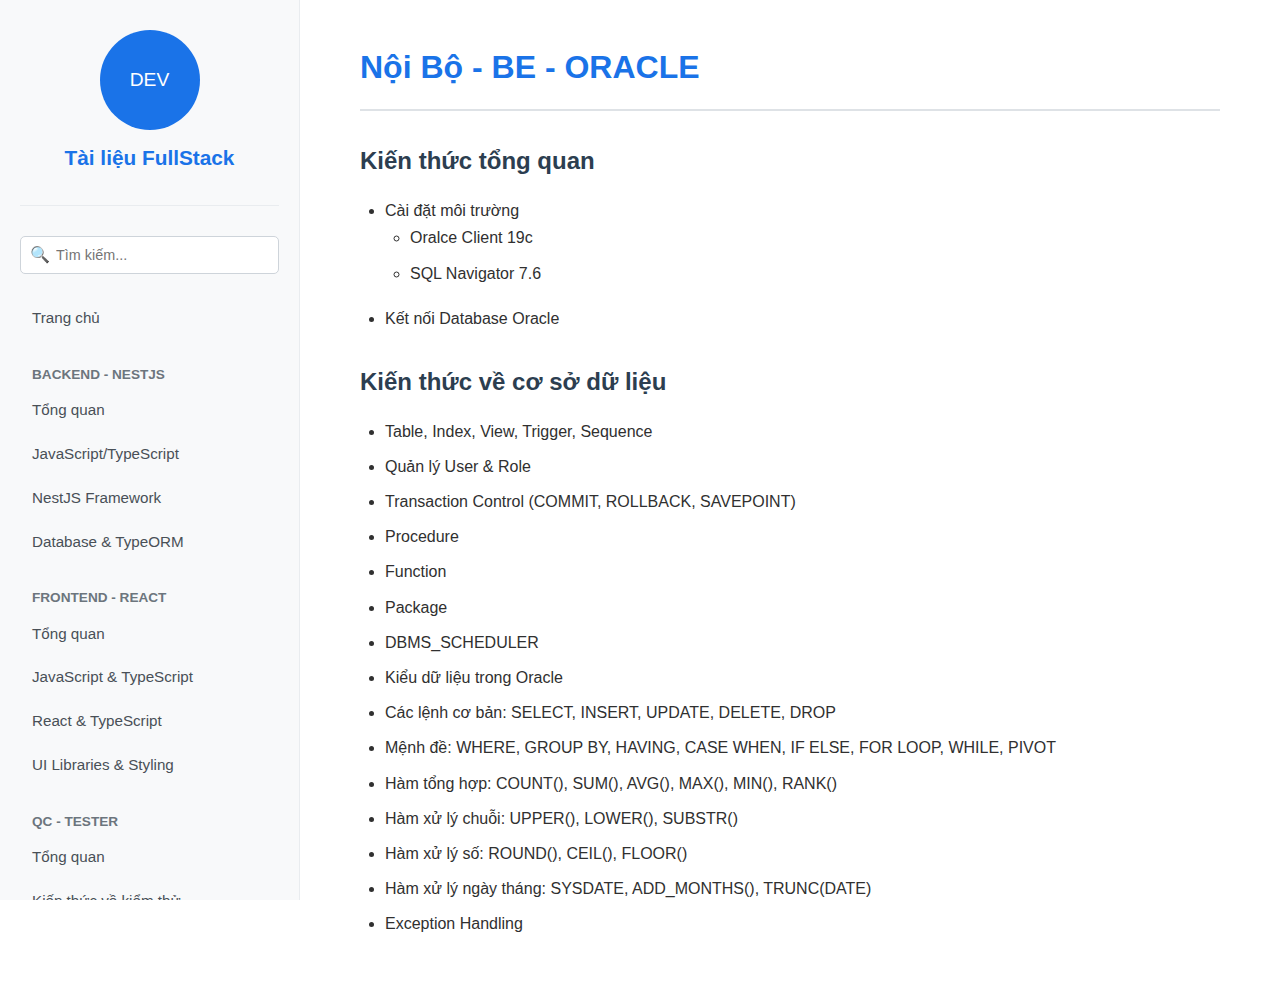
<file: noi-bo-be-oracle.html>
<!DOCTYPE html>
<html lang="vi">
<head>
    <meta charset="UTF-8">
    <meta name="viewport" content="width=device-width, initial-scale=1.0">
    <title>Nội Bộ BE Oracle - Tài liệu FullStack</title>
    <link rel="stylesheet" href="css/style.css">
</head>
<body>
    <div class="container">
        <aside class="sidebar">
            <div class="sidebar-brand">
                <!-- Thay thế bằng thẻ img thật nếu có logo -->
                <div style="width:100px; height:100px; background:#1a73e8; color:#fff; margin: 0 auto 10px; display:flex; align-items:center; justify-content:center; font-size:1.2em; border-radius:50%;">DEV</div>
                <h1 class="sidebar-title">Tài liệu FullStack</h1>
            </div>
            <div class="search-box">
                <input type="text" placeholder="Tìm kiếm...">
            </div>
            <nav>
                <ul>
                    <li><a href="index.html">Trang chủ</a></li>

                    <!-- Nhóm Backend -->
                    <li class="nav-section-title">Backend - NestJS</li>
                    <li><a href="backend.html">Tổng quan</a></li>
                    <li><a href="backend.html#javascript-typescript">JavaScript/TypeScript</a></li>
                    <li><a href="backend.html#nestjs-framework">NestJS Framework</a></li>
                    <li><a href="backend.html#database-typeorm">Database & TypeORM</a></li>

                    <!-- Nhóm Frontend -->
                    <li class="nav-section-title">Frontend - React</li>
                    <li><a href="frontend.html">Tổng quan</a></li>
                    <li><a href="frontend.html#javascript-typescript">JavaScript & TypeScript</a></li>
                    <li><a href="frontend.html#react-typescript">React & TypeScript</a></li>
                    <li><a href="frontend.html#ui-libraries-styling">UI Libraries & Styling</a></li>

                    <!-- Nhóm QC - Tester -->
                    <li class="nav-section-title">QC - Tester</li>
                    <li><a href="qc-tester.html">Tổng quan</a></li>
                    <li><a href="qc-tester.html#kien-thuc-ve-kiem-thu">Kiến thức về kiểm thử</a></li>
                    <li><a href="qc-tester.html#cong-cu-kiem-thu">Công cụ kiểm thử</a></li>
                    <li><a href="qc-tester.html#quy-trinh-kiem-thu">Quy trình kiểm thử</a></li>

                    <!-- Nhóm Nội Bộ -->
                    <li class="nav-section-title">Nội Bộ</li>
                    <li><a href="noi-bo-fe-nodejs.html">FE - NodeJS</a></li>
                    <li><a href="noi-bo-be-oracle.html" class="active">BE - Oracle</a></li>

                    <!-- Nhóm Video Hướng Dẫn -->
                    <li class="nav-section-title">Video Hướng Dẫn</li>
                    <li><a href="video-huong-dan.html">Javascript & Frameworks</a></li>
                </ul>
            </nav>
        </aside>
        <main class="content">
            <article>
                <h2>Nội Bộ - BE - ORACLE</h2>

                <h3 id="kien-thuc-tong-quan">Kiến thức tổng quan</h3>
                <ul>
                    <li>Cài đặt môi trường
                        <ul>
                            <li>Oralce Client 19c</li>
                            <li>SQL Navigator 7.6</li>
                        </ul>
                    </li>
                    <li>Kết nối Database Oracle</li>
                </ul>

                <h3 id="kien-thuc-csdl">Kiến thức về cơ sở dữ liệu</h3>
                <ul>
                    <li>Table, Index, View, Trigger, Sequence</li>
                    <li>Quản lý User & Role</li>
                    <li>Transaction Control (COMMIT, ROLLBACK, SAVEPOINT)</li>
                    <li>Procedure</li>
                    <li>Function</li>
                    <li>Package</li>
                    <li>DBMS_SCHEDULER</li>
                    <li>Kiểu dữ liệu trong Oracle</li>
                    <li>Các lệnh cơ bản: SELECT, INSERT, UPDATE, DELETE, DROP</li>
                    <li>Mệnh đề: WHERE, GROUP BY, HAVING, CASE WHEN, IF ELSE, FOR LOOP, WHILE, PIVOT</li>
                    <li>Hàm tổng hợp: COUNT(), SUM(), AVG(), MAX(), MIN(), RANK()</li>
                    <li>Hàm xử lý chuỗi: UPPER(), LOWER(), SUBSTR()</li>
                    <li>Hàm xử lý số: ROUND(), CEIL(), FLOOR()</li>
                    <li>Hàm xử lý ngày tháng: SYSDATE, ADD_MONTHS(), TRUNC(DATE)</li>
                    <li>Exception Handling</li>
                </ul>
            </article>
        </main>
    </div>
    <script src="js/main.js"></script>
</body>
</html>
</file>
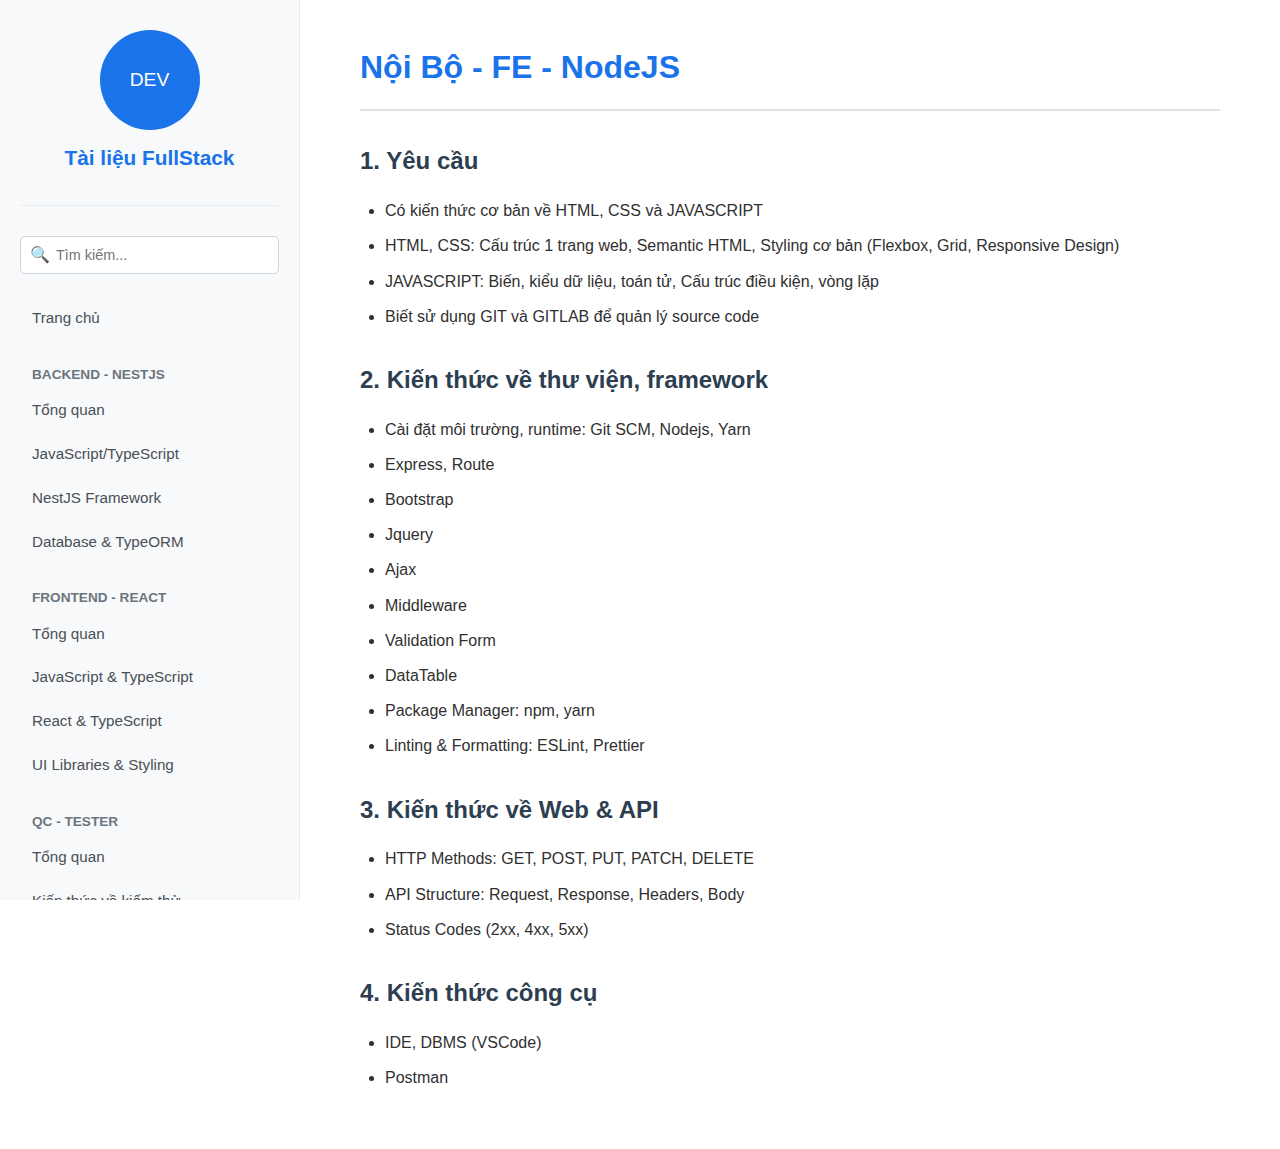
<file: noi-bo-fe-nodejs.html>
<!DOCTYPE html>
<html lang="vi">
<head>
    <meta charset="UTF-8">
    <meta name="viewport" content="width=device-width, initial-scale=1.0">
    <title>Nội Bộ FE NodeJS - Tài liệu FullStack</title>
    <link rel="stylesheet" href="css/style.css">
</head>
<body>
    <div class="container">
        <aside class="sidebar">
            <div class="sidebar-brand">
                <!-- Thay thế bằng thẻ img thật nếu có logo -->
                <div style="width:100px; height:100px; background:#1a73e8; color:#fff; margin: 0 auto 10px; display:flex; align-items:center; justify-content:center; font-size:1.2em; border-radius:50%;">DEV</div>
                <h1 class="sidebar-title">Tài liệu FullStack</h1>
            </div>
            <div class="search-box">
                <input type="text" placeholder="Tìm kiếm...">
            </div>
            <nav>
                <ul>
                    <li><a href="index.html">Trang chủ</a></li>

                    <!-- Nhóm Backend -->
                    <li class="nav-section-title">Backend - NestJS</li>
                    <li><a href="backend.html">Tổng quan</a></li>
                    <li><a href="backend.html#javascript-typescript">JavaScript/TypeScript</a></li>
                    <li><a href="backend.html#nestjs-framework">NestJS Framework</a></li>
                    <li><a href="backend.html#database-typeorm">Database & TypeORM</a></li>

                    <!-- Nhóm Frontend -->
                    <li class="nav-section-title">Frontend - React</li>
                    <li><a href="frontend.html">Tổng quan</a></li>
                    <li><a href="frontend.html#javascript-typescript">JavaScript & TypeScript</a></li>
                    <li><a href="frontend.html#react-typescript">React & TypeScript</a></li>
                    <li><a href="frontend.html#ui-libraries-styling">UI Libraries & Styling</a></li>

                    <!-- Nhóm QC - Tester -->
                    <li class="nav-section-title">QC - Tester</li>
                    <li><a href="qc-tester.html">Tổng quan</a></li>
                    <li><a href="qc-tester.html#kien-thuc-ve-kiem-thu">Kiến thức về kiểm thử</a></li>
                    <li><a href="qc-tester.html#cong-cu-kiem-thu">Công cụ kiểm thử</a></li>
                    <li><a href="qc-tester.html#quy-trinh-kiem-thu">Quy trình kiểm thử</a></li>

                    <!-- Nhóm Nội Bộ -->
                    <li class="nav-section-title">Nội Bộ</li>
                    <li><a href="noi-bo-fe-nodejs.html" class="active">FE - NodeJS</a></li>
                    <li><a href="noi-bo-be-oracle.html">BE - Oracle</a></li>

                    <!-- Nhóm Video Hướng Dẫn -->
                    <li class="nav-section-title">Video Hướng Dẫn</li>
                    <li><a href="video-huong-dan.html">Javascript & Frameworks</a></li>
                </ul>
            </nav>
        </aside>
        <main class="content">
            <article>
                <h2>Nội Bộ - FE - NodeJS</h2>

                <h3 id="yeu-cau">1. Yêu cầu</h3>
                <ul>
                    <li>Có kiến thức cơ bản về HTML, CSS và JAVASCRIPT</li>
                    <li>HTML, CSS: Cấu trúc 1 trang web, Semantic HTML, Styling cơ bản (Flexbox, Grid, Responsive Design)</li>
                    <li>JAVASCRIPT: Biến, kiểu dữ liệu, toán tử, Cấu trúc điều kiện, vòng lặp</li>
                    <li>Biết sử dụng GIT và GITLAB để quản lý source code</li>
                </ul>

                <h3 id="thu-vien-framework">2. Kiến thức về thư viện, framework</h3>
                <ul>
                    <li>Cài đặt môi trường, runtime: Git SCM, Nodejs, Yarn</li>
                    <li>Express, Route</li>
                    <li>Bootstrap</li>
                    <li>Jquery</li>
                    <li>Ajax</li>
                    <li>Middleware</li>
                    <li>Validation Form</li>
                    <li>DataTable</li>
                    <li>Package Manager: npm, yarn</li>
                    <li>Linting & Formatting: ESLint, Prettier</li>
                </ul>

                <h3 id="web-api">3. Kiến thức về Web & API</h3>
                <ul>
                    <li>HTTP Methods: GET, POST, PUT, PATCH, DELETE</li>
                    <li>API Structure: Request, Response, Headers, Body</li>
                    <li>Status Codes (2xx, 4xx, 5xx)</li>
                </ul>

                <h3 id="cong-cu">4. Kiến thức công cụ</h3>
                <ul>
                    <li>IDE, DBMS (VSCode)</li>
                    <li>Postman</li>
                </ul>
            </article>
        </main>
    </div>
    <script src="js/main.js"></script>
</body>
</html>
</file>
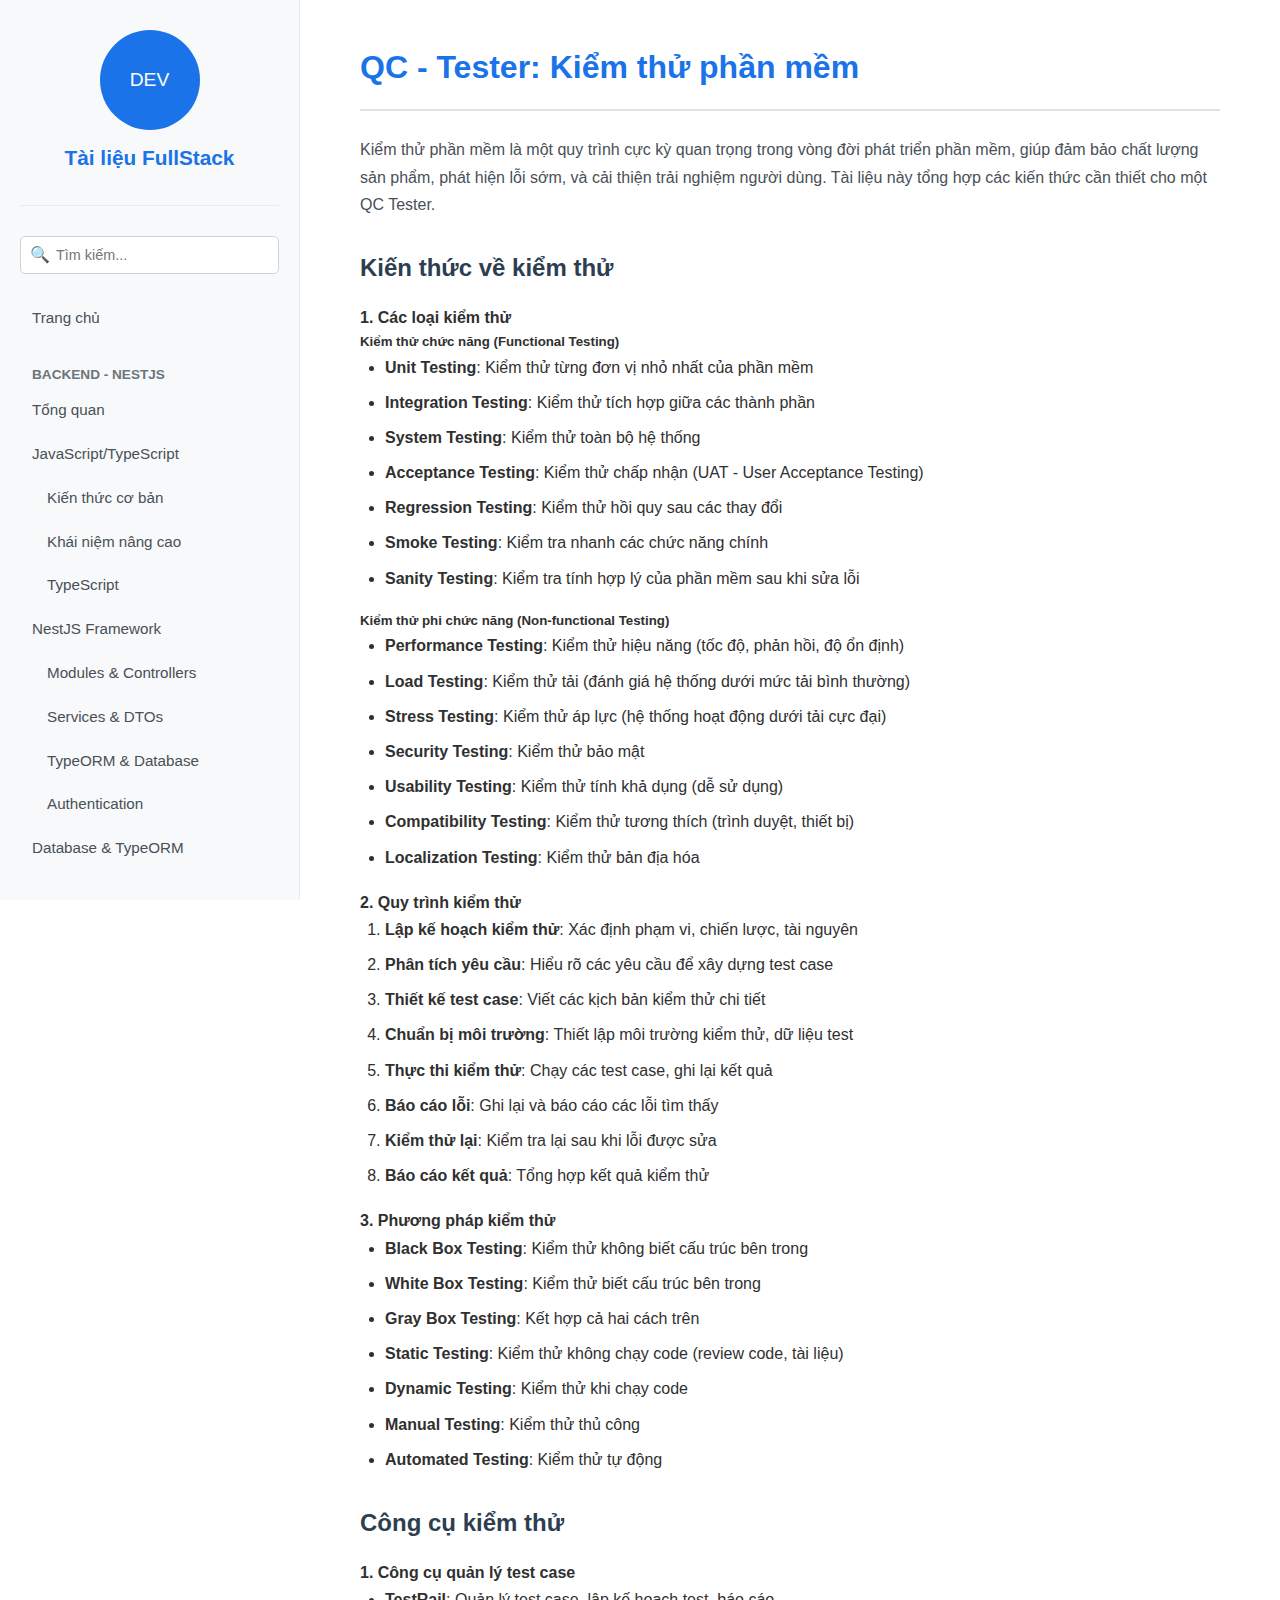
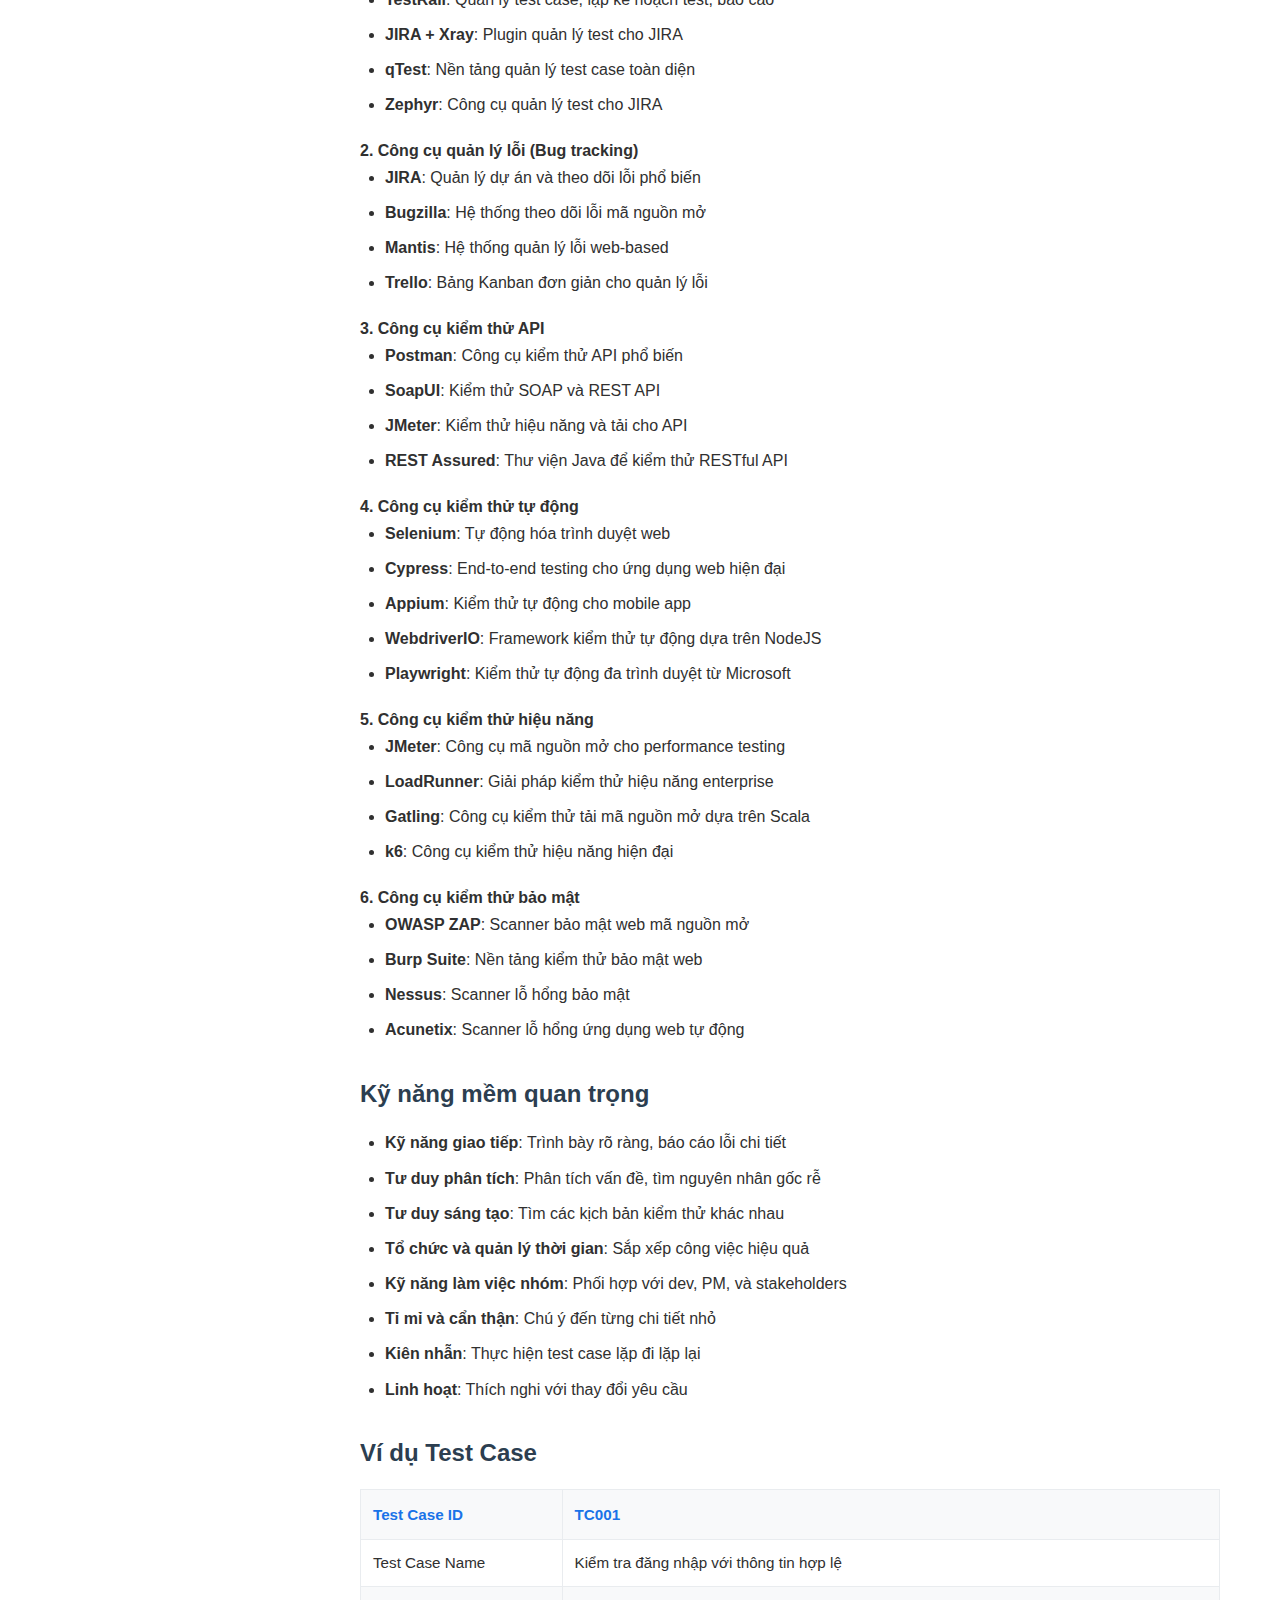
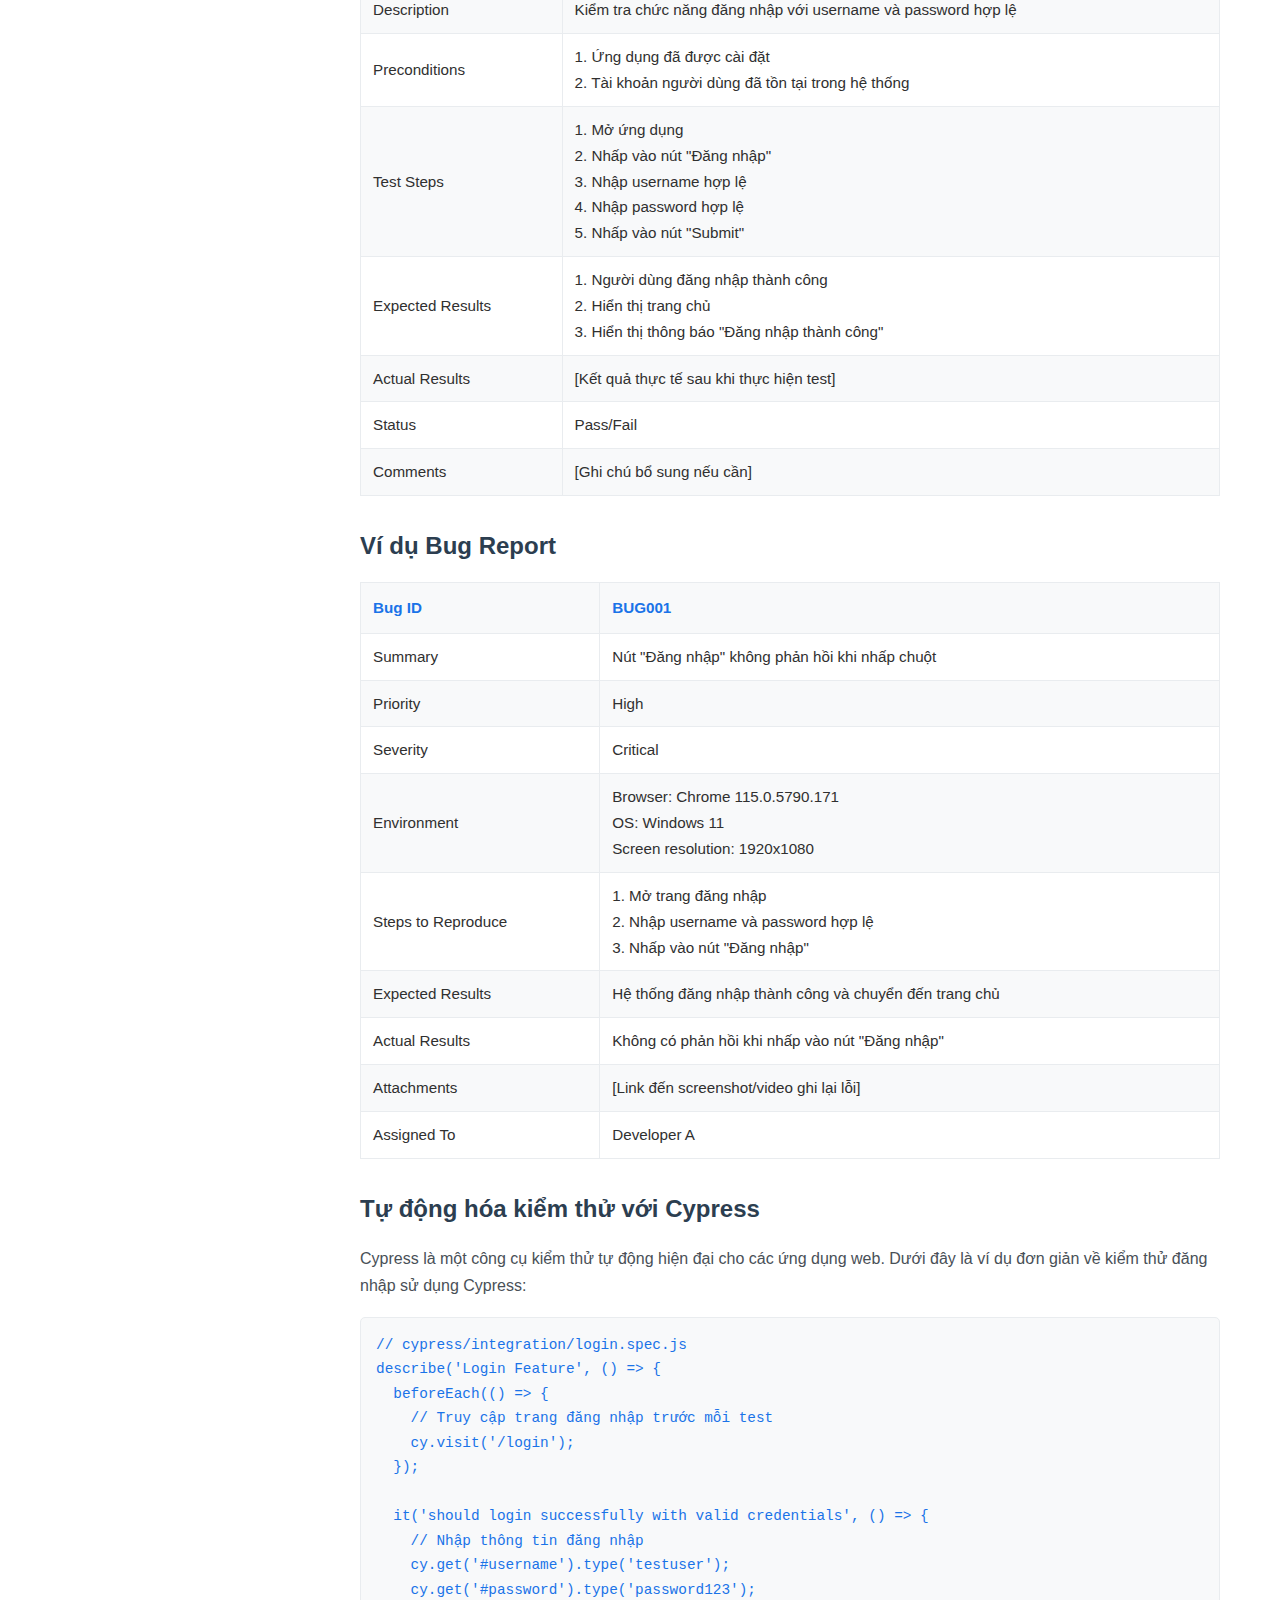
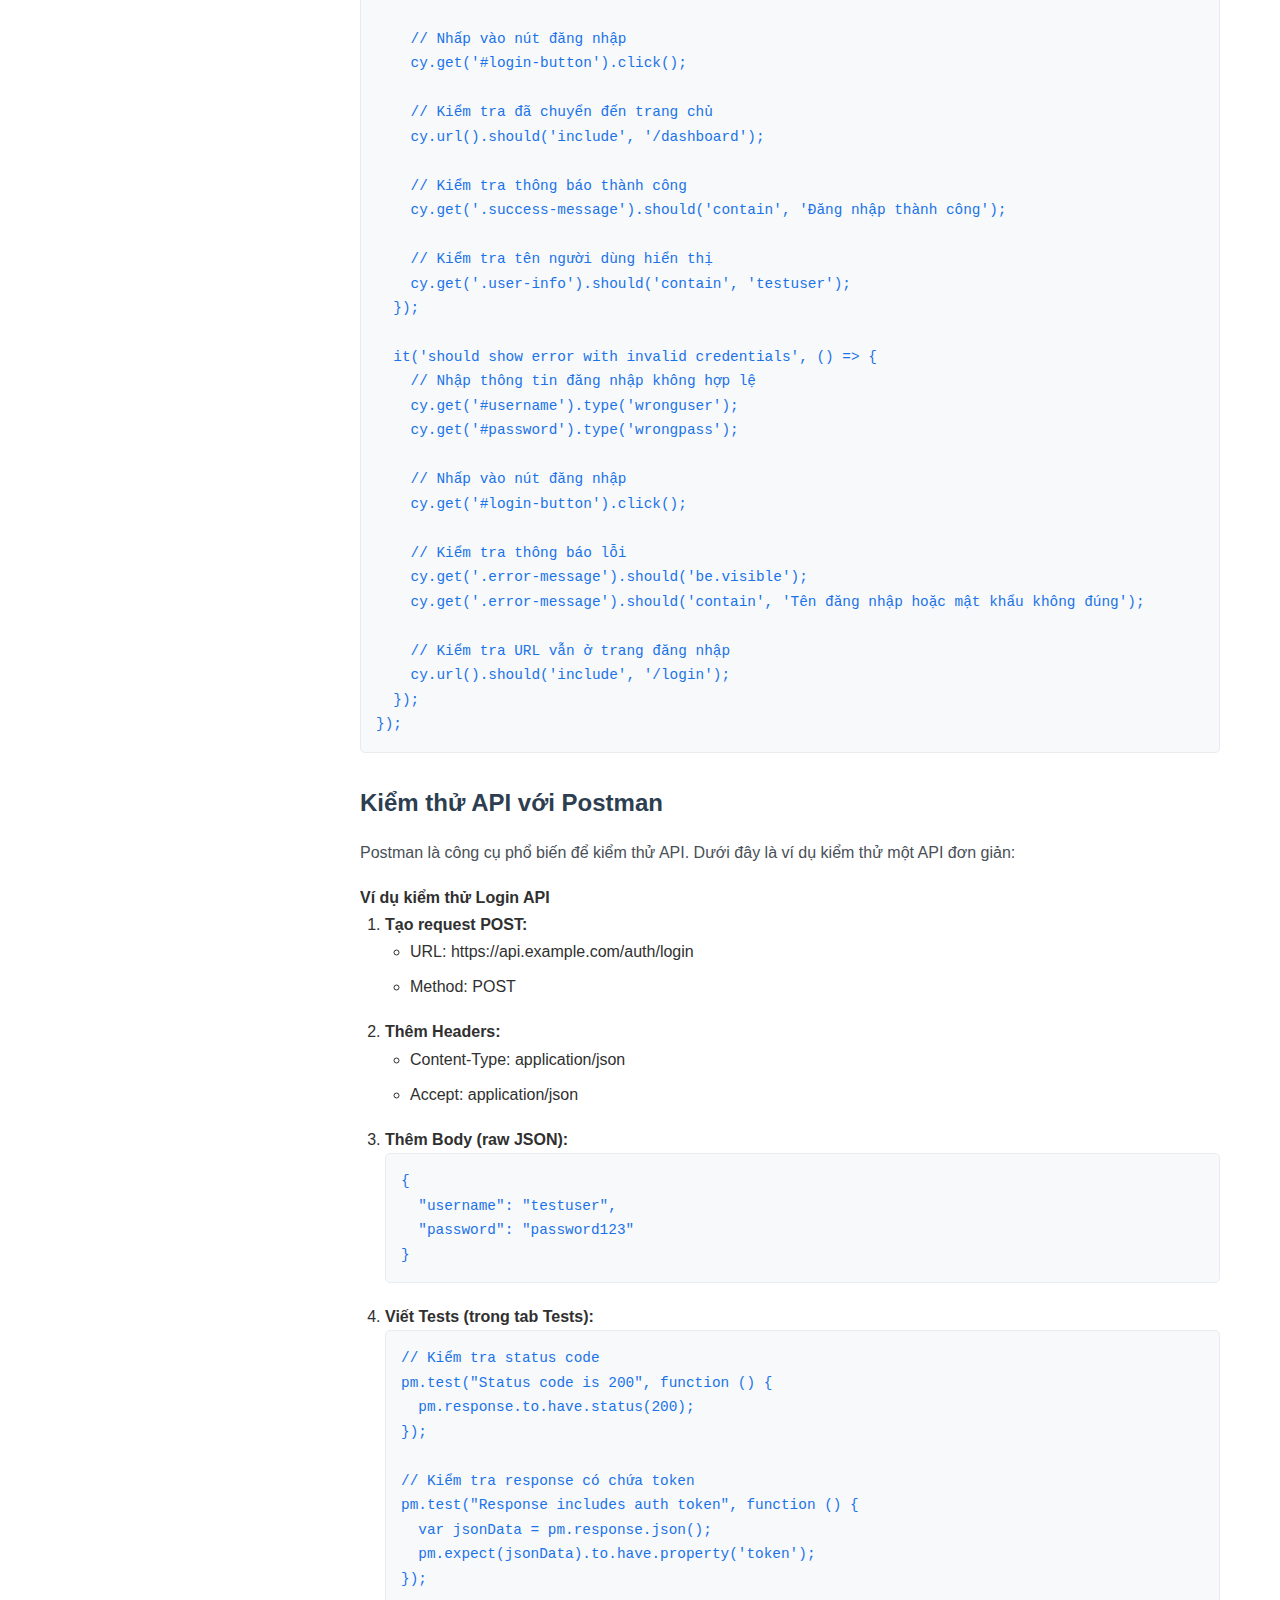
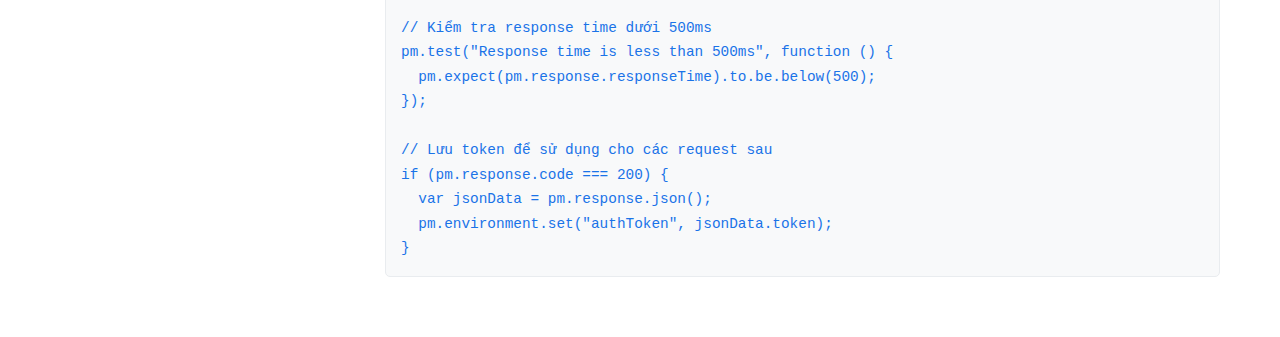
<file: qc-tester.html>
<!DOCTYPE html>
<html lang="vi">
<head>
    <meta charset="UTF-8">
    <meta name="viewport" content="width=device-width, initial-scale=1.0">
    <title>QC Tester - Tài liệu FullStack</title>
    <link rel="stylesheet" href="css/style.css">
</head>
<body>
    <div class="container">
        <aside class="sidebar">
            <div class="sidebar-brand">
                <!-- Thay thế bằng thẻ img thật nếu có logo -->
                <div style="width:100px; height:100px; background:#1a73e8; color:#fff; margin: 0 auto 10px; display:flex; align-items:center; justify-content:center; font-size:1.2em; border-radius:50%;">DEV</div>
                <h1 class="sidebar-title">Tài liệu FullStack</h1>
            </div>
            <div class="search-box">
                <input type="text" placeholder="Tìm kiếm...">
            </div>
            <nav>
                <ul>
                    <!-- Mục cấp 1 không có tiêu đề nhóm -->
                    <li><a href="index.html">Trang chủ</a></li>

                    <!-- Nhóm Backend -->
                    <li class="nav-section-title">Backend - NestJS</li>
                    <li><a href="backend.html">Tổng quan</a></li>
                    <li>
                        <a href="backend.html#javascript-typescript">JavaScript/TypeScript</a>
                        <ul>
                            <li><a href="backend.html#kien-thuc-co-ban">Kiến thức cơ bản</a></li>
                            <li><a href="backend.html#khai-niem-nang-cao">Khái niệm nâng cao</a></li>
                            <li><a href="backend.html#typescript">TypeScript</a></li>
                        </ul>
                    </li>
                    <li>
                        <a href="backend.html#nestjs-framework">NestJS Framework</a>
                        <ul>
                            <li><a href="backend.html#modules-controllers">Modules & Controllers</a></li>
                            <li><a href="backend.html#services-dtos">Services & DTOs</a></li>
                            <li><a href="backend.html#typeorm-database">TypeORM & Database</a></li>
                            <li><a href="backend.html#authentication">Authentication</a></li>
                        </ul>
                    </li>
                    <li><a href="backend.html#database-typeorm">Database & TypeORM</a></li>

                    <!-- Nhóm Frontend -->
                    <li class="nav-section-title">Frontend - React</li>
                    <li><a href="frontend.html">Tổng quan</a></li>
                    <li>
                        <a href="frontend.html#javascript-typescript">JavaScript & TypeScript</a>
                        <ul>
                            <li><a href="frontend.html#es6-typescript">ES6 & TypeScript</a></li>
                            <li><a href="frontend.html#kieu-du-lieu-interface">Kiểu dữ liệu & Interface</a></li>
                        </ul>
                    </li>
                    <li>
                        <a href="frontend.html#react-typescript">React & TypeScript</a>
                        <ul>
                            <li><a href="frontend.html#components-props">Components & Props</a></li>
                            <li><a href="frontend.html#state-hooks">State & Hooks</a></li>
                            <li><a href="frontend.html#redux-toolkit">Redux Toolkit</a></li>
                        </ul>
                    </li>
                    <li><a href="frontend.html#ui-libraries-styling">UI Libraries & Styling</a></li>

                    <!-- Nhóm QC - Tester -->
                    <li class="nav-section-title">QC - Tester</li>
                    <li><a href="qc-tester.html" class="active">Tổng quan</a></li>
                    <li><a href="qc-tester.html#kien-thuc-ve-kiem-thu">Kiến thức về kiểm thử</a></li>
                    <li><a href="qc-tester.html#cong-cu-kiem-thu">Công cụ kiểm thử</a></li>
                    <li><a href="qc-tester.html#quy-trinh-kiem-thu">Quy trình kiểm thử</a></li>
                    <!-- Nhóm Nội Bộ -->
                    <li class="nav-section-title">Nội Bộ</li>
                    <li><a href="noi-bo-fe-nodejs.html">FE - NodeJS</a></li>
                    <li><a href="noi-bo-be-oracle.html">BE - Oracle</a></li>

                    <!-- Nhóm Video Hướng Dẫn -->
                    <li class="nav-section-title">Video Hướng Dẫn</li>
                    <li><a href="video-huong-dan.html">Javascript & Frameworks</a></li>
                </ul>
            </nav>
        </aside>
        <main class="content">
            <article>
                <h2>QC - Tester: Kiểm thử phần mềm</h2>

                <p>Kiểm thử phần mềm là một quy trình cực kỳ quan trọng trong vòng đời phát triển phần mềm, giúp đảm bảo chất lượng sản phẩm, phát hiện lỗi sớm, và cải thiện trải nghiệm người dùng. Tài liệu này tổng hợp các kiến thức cần thiết cho một QC Tester.</p>

                <h3>Kiến thức về kiểm thử</h3>

                <h4>1. Các loại kiểm thử</h4>

                <h5>Kiểm thử chức năng (Functional Testing)</h5>
                <ul>
                    <li><strong>Unit Testing</strong>: Kiểm thử từng đơn vị nhỏ nhất của phần mềm</li>
                    <li><strong>Integration Testing</strong>: Kiểm thử tích hợp giữa các thành phần</li>
                    <li><strong>System Testing</strong>: Kiểm thử toàn bộ hệ thống</li>
                    <li><strong>Acceptance Testing</strong>: Kiểm thử chấp nhận (UAT - User Acceptance Testing)</li>
                    <li><strong>Regression Testing</strong>: Kiểm thử hồi quy sau các thay đổi</li>
                    <li><strong>Smoke Testing</strong>: Kiểm tra nhanh các chức năng chính</li>
                    <li><strong>Sanity Testing</strong>: Kiểm tra tính hợp lý của phần mềm sau khi sửa lỗi</li>
                </ul>

                <h5>Kiểm thử phi chức năng (Non-functional Testing)</h5>
                <ul>
                    <li><strong>Performance Testing</strong>: Kiểm thử hiệu năng (tốc độ, phản hồi, độ ổn định)</li>
                    <li><strong>Load Testing</strong>: Kiểm thử tải (đánh giá hệ thống dưới mức tải bình thường)</li>
                    <li><strong>Stress Testing</strong>: Kiểm thử áp lực (hệ thống hoạt động dưới tải cực đại)</li>
                    <li><strong>Security Testing</strong>: Kiểm thử bảo mật</li>
                    <li><strong>Usability Testing</strong>: Kiểm thử tính khả dụng (dễ sử dụng)</li>
                    <li><strong>Compatibility Testing</strong>: Kiểm thử tương thích (trình duyệt, thiết bị)</li>
                    <li><strong>Localization Testing</strong>: Kiểm thử bản địa hóa</li>
                </ul>

                <h4>2. Quy trình kiểm thử</h4>
                <ol>
                    <li><strong>Lập kế hoạch kiểm thử</strong>: Xác định phạm vi, chiến lược, tài nguyên</li>
                    <li><strong>Phân tích yêu cầu</strong>: Hiểu rõ các yêu cầu để xây dựng test case</li>
                    <li><strong>Thiết kế test case</strong>: Viết các kịch bản kiểm thử chi tiết</li>
                    <li><strong>Chuẩn bị môi trường</strong>: Thiết lập môi trường kiểm thử, dữ liệu test</li>
                    <li><strong>Thực thi kiểm thử</strong>: Chạy các test case, ghi lại kết quả</li>
                    <li><strong>Báo cáo lỗi</strong>: Ghi lại và báo cáo các lỗi tìm thấy</li>
                    <li><strong>Kiểm thử lại</strong>: Kiểm tra lại sau khi lỗi được sửa</li>
                    <li><strong>Báo cáo kết quả</strong>: Tổng hợp kết quả kiểm thử</li>
                </ol>

                <h4>3. Phương pháp kiểm thử</h4>
                <ul>
                    <li><strong>Black Box Testing</strong>: Kiểm thử không biết cấu trúc bên trong</li>
                    <li><strong>White Box Testing</strong>: Kiểm thử biết cấu trúc bên trong</li>
                    <li><strong>Gray Box Testing</strong>: Kết hợp cả hai cách trên</li>
                    <li><strong>Static Testing</strong>: Kiểm thử không chạy code (review code, tài liệu)</li>
                    <li><strong>Dynamic Testing</strong>: Kiểm thử khi chạy code</li>
                    <li><strong>Manual Testing</strong>: Kiểm thử thủ công</li>
                    <li><strong>Automated Testing</strong>: Kiểm thử tự động</li>
                </ul>

                <h3>Công cụ kiểm thử</h3>

                <h4>1. Công cụ quản lý test case</h4>
                <ul>
                    <li><strong>TestRail</strong>: Quản lý test case, lập kế hoạch test, báo cáo</li>
                    <li><strong>JIRA + Xray</strong>: Plugin quản lý test cho JIRA</li>
                    <li><strong>qTest</strong>: Nền tảng quản lý test case toàn diện</li>
                    <li><strong>Zephyr</strong>: Công cụ quản lý test cho JIRA</li>
                </ul>

                <h4>2. Công cụ quản lý lỗi (Bug tracking)</h4>
                <ul>
                    <li><strong>JIRA</strong>: Quản lý dự án và theo dõi lỗi phổ biến</li>
                    <li><strong>Bugzilla</strong>: Hệ thống theo dõi lỗi mã nguồn mở</li>
                    <li><strong>Mantis</strong>: Hệ thống quản lý lỗi web-based</li>
                    <li><strong>Trello</strong>: Bảng Kanban đơn giản cho quản lý lỗi</li>
                </ul>

                <h4>3. Công cụ kiểm thử API</h4>
                <ul>
                    <li><strong>Postman</strong>: Công cụ kiểm thử API phổ biến</li>
                    <li><strong>SoapUI</strong>: Kiểm thử SOAP và REST API</li>
                    <li><strong>JMeter</strong>: Kiểm thử hiệu năng và tải cho API</li>
                    <li><strong>REST Assured</strong>: Thư viện Java để kiểm thử RESTful API</li>
                </ul>

                <h4>4. Công cụ kiểm thử tự động</h4>
                <ul>
                    <li><strong>Selenium</strong>: Tự động hóa trình duyệt web</li>
                    <li><strong>Cypress</strong>: End-to-end testing cho ứng dụng web hiện đại</li>
                    <li><strong>Appium</strong>: Kiểm thử tự động cho mobile app</li>
                    <li><strong>WebdriverIO</strong>: Framework kiểm thử tự động dựa trên NodeJS</li>
                    <li><strong>Playwright</strong>: Kiểm thử tự động đa trình duyệt từ Microsoft</li>
                </ul>

                <h4>5. Công cụ kiểm thử hiệu năng</h4>
                <ul>
                    <li><strong>JMeter</strong>: Công cụ mã nguồn mở cho performance testing</li>
                    <li><strong>LoadRunner</strong>: Giải pháp kiểm thử hiệu năng enterprise</li>
                    <li><strong>Gatling</strong>: Công cụ kiểm thử tải mã nguồn mở dựa trên Scala</li>
                    <li><strong>k6</strong>: Công cụ kiểm thử hiệu năng hiện đại</li>
                </ul>

                <h4>6. Công cụ kiểm thử bảo mật</h4>
                <ul>
                    <li><strong>OWASP ZAP</strong>: Scanner bảo mật web mã nguồn mở</li>
                    <li><strong>Burp Suite</strong>: Nền tảng kiểm thử bảo mật web</li>
                    <li><strong>Nessus</strong>: Scanner lỗ hổng bảo mật</li>
                    <li><strong>Acunetix</strong>: Scanner lỗ hổng ứng dụng web tự động</li>
                </ul>

                <h3>Kỹ năng mềm quan trọng</h3>

                <ul>
                    <li><strong>Kỹ năng giao tiếp</strong>: Trình bày rõ ràng, báo cáo lỗi chi tiết</li>
                    <li><strong>Tư duy phân tích</strong>: Phân tích vấn đề, tìm nguyên nhân gốc rễ</li>
                    <li><strong>Tư duy sáng tạo</strong>: Tìm các kịch bản kiểm thử khác nhau</li>
                    <li><strong>Tổ chức và quản lý thời gian</strong>: Sắp xếp công việc hiệu quả</li>
                    <li><strong>Kỹ năng làm việc nhóm</strong>: Phối hợp với dev, PM, và stakeholders</li>
                    <li><strong>Tỉ mỉ và cẩn thận</strong>: Chú ý đến từng chi tiết nhỏ</li>
                    <li><strong>Kiên nhẫn</strong>: Thực hiện test case lặp đi lặp lại</li>
                    <li><strong>Linh hoạt</strong>: Thích nghi với thay đổi yêu cầu</li>
                </ul>

                <h3>Ví dụ Test Case</h3>

                <table>
                    <thead>
                        <tr>
                            <th>Test Case ID</th>
                            <th>TC001</th>
                        </tr>
                    </thead>
                    <tbody>
                        <tr>
                            <td>Test Case Name</td>
                            <td>Kiểm tra đăng nhập với thông tin hợp lệ</td>
                        </tr>
                        <tr>
                            <td>Description</td>
                            <td>Kiểm tra chức năng đăng nhập với username và password hợp lệ</td>
                        </tr>
                        <tr>
                            <td>Preconditions</td>
                            <td>
                                1. Ứng dụng đã được cài đặt<br>
                                2. Tài khoản người dùng đã tồn tại trong hệ thống
                            </td>
                        </tr>
                        <tr>
                            <td>Test Steps</td>
                            <td>
                                1. Mở ứng dụng<br>
                                2. Nhấp vào nút "Đăng nhập"<br>
                                3. Nhập username hợp lệ<br>
                                4. Nhập password hợp lệ<br>
                                5. Nhấp vào nút "Submit"
                            </td>
                        </tr>
                        <tr>
                            <td>Expected Results</td>
                            <td>
                                1. Người dùng đăng nhập thành công<br>
                                2. Hiển thị trang chủ<br>
                                3. Hiển thị thông báo "Đăng nhập thành công"
                            </td>
                        </tr>
                        <tr>
                            <td>Actual Results</td>
                            <td>[Kết quả thực tế sau khi thực hiện test]</td>
                        </tr>
                        <tr>
                            <td>Status</td>
                            <td>Pass/Fail</td>
                        </tr>
                        <tr>
                            <td>Comments</td>
                            <td>[Ghi chú bổ sung nếu cần]</td>
                        </tr>
                    </tbody>
                </table>

                <h3>Ví dụ Bug Report</h3>

                <table>
                    <thead>
                        <tr>
                            <th>Bug ID</th>
                            <th>BUG001</th>
                        </tr>
                    </thead>
                    <tbody>
                        <tr>
                            <td>Summary</td>
                            <td>Nút "Đăng nhập" không phản hồi khi nhấp chuột</td>
                        </tr>
                        <tr>
                            <td>Priority</td>
                            <td>High</td>
                        </tr>
                        <tr>
                            <td>Severity</td>
                            <td>Critical</td>
                        </tr>
                        <tr>
                            <td>Environment</td>
                            <td>
                                Browser: Chrome 115.0.5790.171<br>
                                OS: Windows 11<br>
                                Screen resolution: 1920x1080
                            </td>
                        </tr>
                        <tr>
                            <td>Steps to Reproduce</td>
                            <td>
                                1. Mở trang đăng nhập<br>
                                2. Nhập username và password hợp lệ<br>
                                3. Nhấp vào nút "Đăng nhập"
                            </td>
                        </tr>
                        <tr>
                            <td>Expected Results</td>
                            <td>Hệ thống đăng nhập thành công và chuyển đến trang chủ</td>
                        </tr>
                        <tr>
                            <td>Actual Results</td>
                            <td>Không có phản hồi khi nhấp vào nút "Đăng nhập"</td>
                        </tr>
                        <tr>
                            <td>Attachments</td>
                            <td>[Link đến screenshot/video ghi lại lỗi]</td>
                        </tr>
                        <tr>
                            <td>Assigned To</td>
                            <td>Developer A</td>
                        </tr>
                    </tbody>
                </table>

                <h3>Tự động hóa kiểm thử với Cypress</h3>

                <p>Cypress là một công cụ kiểm thử tự động hiện đại cho các ứng dụng web. Dưới đây là ví dụ đơn giản về kiểm thử đăng nhập sử dụng Cypress:</p>

                <pre><code>// cypress/integration/login.spec.js
describe('Login Feature', () => {
  beforeEach(() => {
    // Truy cập trang đăng nhập trước mỗi test
    cy.visit('/login');
  });

  it('should login successfully with valid credentials', () => {
    // Nhập thông tin đăng nhập
    cy.get('#username').type('testuser');
    cy.get('#password').type('password123');

    // Nhấp vào nút đăng nhập
    cy.get('#login-button').click();

    // Kiểm tra đã chuyển đến trang chủ
    cy.url().should('include', '/dashboard');

    // Kiểm tra thông báo thành công
    cy.get('.success-message').should('contain', 'Đăng nhập thành công');

    // Kiểm tra tên người dùng hiển thị
    cy.get('.user-info').should('contain', 'testuser');
  });

  it('should show error with invalid credentials', () => {
    // Nhập thông tin đăng nhập không hợp lệ
    cy.get('#username').type('wronguser');
    cy.get('#password').type('wrongpass');

    // Nhấp vào nút đăng nhập
    cy.get('#login-button').click();

    // Kiểm tra thông báo lỗi
    cy.get('.error-message').should('be.visible');
    cy.get('.error-message').should('contain', 'Tên đăng nhập hoặc mật khẩu không đúng');

    // Kiểm tra URL vẫn ở trang đăng nhập
    cy.url().should('include', '/login');
  });
});</code></pre>

                <h3>Kiểm thử API với Postman</h3>

                <p>Postman là công cụ phổ biến để kiểm thử API. Dưới đây là ví dụ kiểm thử một API đơn giản:</p>

                <h4>Ví dụ kiểm thử Login API</h4>

                <ol>
                    <li>
                        <strong>Tạo request POST:</strong>
                        <ul>
                            <li>URL: https://api.example.com/auth/login</li>
                            <li>Method: POST</li>
                        </ul>
                    </li>
                    <li>
                        <strong>Thêm Headers:</strong>
                        <ul>
                            <li>Content-Type: application/json</li>
                            <li>Accept: application/json</li>
                        </ul>
                    </li>
                    <li>
                        <strong>Thêm Body (raw JSON):</strong>
                        <pre><code>{
  "username": "testuser",
  "password": "password123"
}</code></pre>
                    </li>
                    <li>
                        <strong>Viết Tests (trong tab Tests):</strong>
                        <pre><code>// Kiểm tra status code
pm.test("Status code is 200", function () {
  pm.response.to.have.status(200);
});

// Kiểm tra response có chứa token
pm.test("Response includes auth token", function () {
  var jsonData = pm.response.json();
  pm.expect(jsonData).to.have.property('token');
});

// Kiểm tra response time dưới 500ms
pm.test("Response time is less than 500ms", function () {
  pm.expect(pm.response.responseTime).to.be.below(500);
});

// Lưu token để sử dụng cho các request sau
if (pm.response.code === 200) {
  var jsonData = pm.response.json();
  pm.environment.set("authToken", jsonData.token);
}</code></pre>
                    </li>
                </ol>
            </article>
        </main>
    </div>
    <script src="js/main.js"></script>
</body>
</html>
</file>
<file: css/style.css>
/* Reset cơ bản và cài đặt chung */
* {
    margin: 0;
    padding: 0;
    box-sizing: border-box;
}

html {
    scroll-behavior: smooth; /* Cuộn mượt */
}

body {
    font-family: -apple-system, BlinkMacSystemFont, "Segoe UI", Roboto, "Helvetica Neue", Arial, sans-serif; /* Font hệ thống hiện đại */
    line-height: 1.7; /* Tăng chiều cao dòng để dễ đọc */
    color: #303030;
    background-color: #f5f7f9; /* Màu nền tổng thể nhẹ nhàng */
}

/* Container chính */
.container {
    display: flex;
    max-width: 1400px; /* Tăng chiều rộng tối đa một chút */
    margin: 0 auto;
    background-color: #fff;
    box-shadow: 0 0 15px rgba(0, 0, 0, 0.08); /* Thêm bóng đổ nhẹ */
    min-height: 100vh;
}

/* Sidebar */
.sidebar {
    width: 300px; /* Tăng chiều rộng sidebar */
    flex-shrink: 0; /* Ngăn sidebar co lại */
    background-color: #f8f9fa; /* Sidebar màu nhạt hơn so với nội dung */
    padding: 30px 20px;
    border-right: 1px solid #e9ecef; /* Viền phân cách tinh tế hơn */
    position: sticky; /* Làm sidebar dính khi cuộn */
    top: 0;
    height: 100vh;
    overflow-y: auto; /* Cho phép cuộn sidebar nếu nội dung dài */
}

/* Phần đầu Sidebar */
.sidebar-brand {
    text-align: center;
    margin-bottom: 30px;
    padding-bottom: 20px;
    border-bottom: 1px solid #e9ecef;
}

.sidebar-logo {
    max-width: 120px; /* Điều chỉnh kích thước logo nếu cần */
    height: auto;
    margin-bottom: 10px;
}

.sidebar-title {
    font-size: 1.3em;
    font-weight: 600;
    color: #1a73e8;
    margin-bottom: 10px;
}

.search-box {
    position: relative;
    margin-bottom: 25px;
}

.search-box input {
    width: 100%;
    padding: 10px 10px 10px 35px; /* Thêm padding trái cho icon */
    border: 1px solid #ced4da;
    border-radius: 5px;
    font-size: 0.9em;
    color: #6c757d; /* Màu chữ placeholder */
}

.search-box::before { /* Icon tìm kiếm giả */
    content: '🔍'; /* Hoặc dùng icon font/SVG */
    position: absolute;
    left: 10px;
    top: 50%;
    transform: translateY(-50%);
    color: #6c757d;
}

/* Navigation Sidebar */
.sidebar nav ul {
    list-style: none;
    padding-left: 0; /* Reset padding mặc định của ul */
}

.sidebar nav ul li {
    margin-bottom: 5px; /* Giảm khoảng cách */
}

.sidebar nav ul li a {
    text-decoration: none;
    color: #495057;
    display: block;
    padding: 8px 12px; /* Điều chỉnh padding */
    border-radius: 4px;
    transition: background-color 0.2s ease-in-out, color 0.2s ease-in-out;
    font-size: 0.95em; /* Điều chỉnh cỡ chữ */
    line-height: 1.5;
}

.sidebar nav ul li a:hover {
    background-color: #e9ecef;
    color: #1a73e8;
}

/* Kiểu cho tiêu đề mục lớn */
.nav-section-title {
    font-weight: bold;
    text-transform: uppercase;
    color: #6c757d; /* Màu xám */
    font-size: 0.85em;
    margin-top: 25px; /* Khoảng cách phía trên */
    margin-bottom: 10px;
    padding-left: 12px; /* Căn lề giống các mục con */
}

/* Thụt lề cho các cấp độ */
.sidebar nav ul ul { /* Cấp 2 */
    padding-left: 15px;
    margin-top: 5px; /* Khoảng cách với mục cha */
}

.sidebar nav ul ul ul { /* Cấp 3 */
    padding-left: 15px;
    margin-top: 5px;
}

.sidebar nav ul li a.active {
    color: #1a73e8; /* Màu chữ highlight cho mục active */
    font-weight: bold; /* Làm đậm chữ */
    background-color: rgba(26, 115, 232, 0.1); /* Nền nhạt */
}

/* Khu vực nội dung chính */
.content {
    flex-grow: 1;
    padding: 40px 60px; /* Tăng padding nội dung */
    overflow-y: auto; /* Cho phép cuộn nội dung */
}

.content article h2 {
    font-size: 2em; /* Tăng kích thước tiêu đề chính */
    margin-bottom: 25px;
    color: #1a73e8;
    border-bottom: 2px solid #dee2e6; /* Viền dưới tiêu đề */
    padding-bottom: 15px;
    font-weight: 600;
}

.content article h3 {
    font-size: 1.5em;
    margin-top: 30px;
    margin-bottom: 15px;
    color: #2c3e50;
    font-weight: 600;
}

.content article p {
    margin-bottom: 18px; /* Tăng khoảng cách đoạn văn */
    color: #495057; /* Màu chữ nội dung */
}

.content article code {
    background-color: #f0f4f8;
    padding: 0.2em 0.4em;
    border-radius: 3px;
    font-size: 0.9em;
    font-family: "SFMono-Regular", Consolas, "Liberation Mono", Menlo, Courier, monospace;
    color: #1a73e8;
}

.content article pre {
    background-color: #f8f9fa; /* Nền nhạt cho khối code */
    color: #212529;
    padding: 15px;
    border-radius: 5px;
    overflow-x: auto; /* Cho phép cuộn ngang nếu code dài */
    margin-bottom: 20px;
    border: 1px solid #e9ecef;
}

.content article pre code {
    background-color: transparent;
    padding: 0;
    font-size: 0.9em;
    display: block;
}

.content article ul,
.content article ol {
    margin-bottom: 18px;
    padding-left: 25px; /* Thụt lề danh sách */
}

.content article li {
    margin-bottom: 8px;
}

/* Thêm style cho bảng */
.content article table {
    border-collapse: collapse;
    width: 100%;
    margin-bottom: 20px;
    font-size: 0.95em;
}

.content article table th {
    background-color: #f8f9fa;
    color: #1a73e8;
    font-weight: 600;
    text-align: left;
    padding: 12px;
    border: 1px solid #e9ecef;
}

.content article table td {
    padding: 10px 12px;
    border: 1px solid #e9ecef;
}

.content article table tr:nth-child(even) {
    background-color: #f8f9fa;
}

/* Style cho blockquote */
.content article blockquote {
    border-left: 4px solid #1a73e8;
    padding: 10px 20px;
    margin: 0 0 20px;
    background-color: #f8f9fa;
}

/* Style cho buttons và links */
.btn {
    display: inline-block;
    padding: 8px 16px;
    background-color: #1a73e8;
    color: white;
    border-radius: 4px;
    text-decoration: none;
    font-weight: 500;
    transition: background-color 0.2s;
}

.btn:hover {
    background-color: #1557b0;
}

/* Thiết kế đáp ứng (Responsive) */
@media (max-width: 992px) {
    .content {
        padding: 30px 40px;
    }
    .sidebar {
        width: 260px; /* Giảm chiều rộng sidebar */
    }
}

@media (max-width: 768px) {
    .container {
        flex-direction: column; /* Chuyển layout thành cột */
    }

    .sidebar {
        width: 100%; /* Sidebar chiếm toàn bộ chiều rộng */
        height: auto; /* Chiều cao tự động */
        position: static; /* Bỏ sticky */
        border-right: none;
        border-bottom: 1px solid #e9ecef;
        overflow-y: visible;
        padding: 20px; /* Giảm padding */
    }

    .sidebar-brand {
        margin-bottom: 15px;
        padding-bottom: 10px;
    }

    .search-box {
        max-width: 400px;
        margin: 0 auto 20px;
    }

    .content {
        padding: 25px;
    }

    .content article h2 {
        font-size: 1.8em;
    }

    .content article h3 {
        font-size: 1.4em;
    }
}

@media (max-width: 576px) {
    .content {
        padding: 20px 15px;
    }

    .content article pre {
        padding: 10px;
    }

    .content article table {
        font-size: 0.85em;
    }
}
</file>
